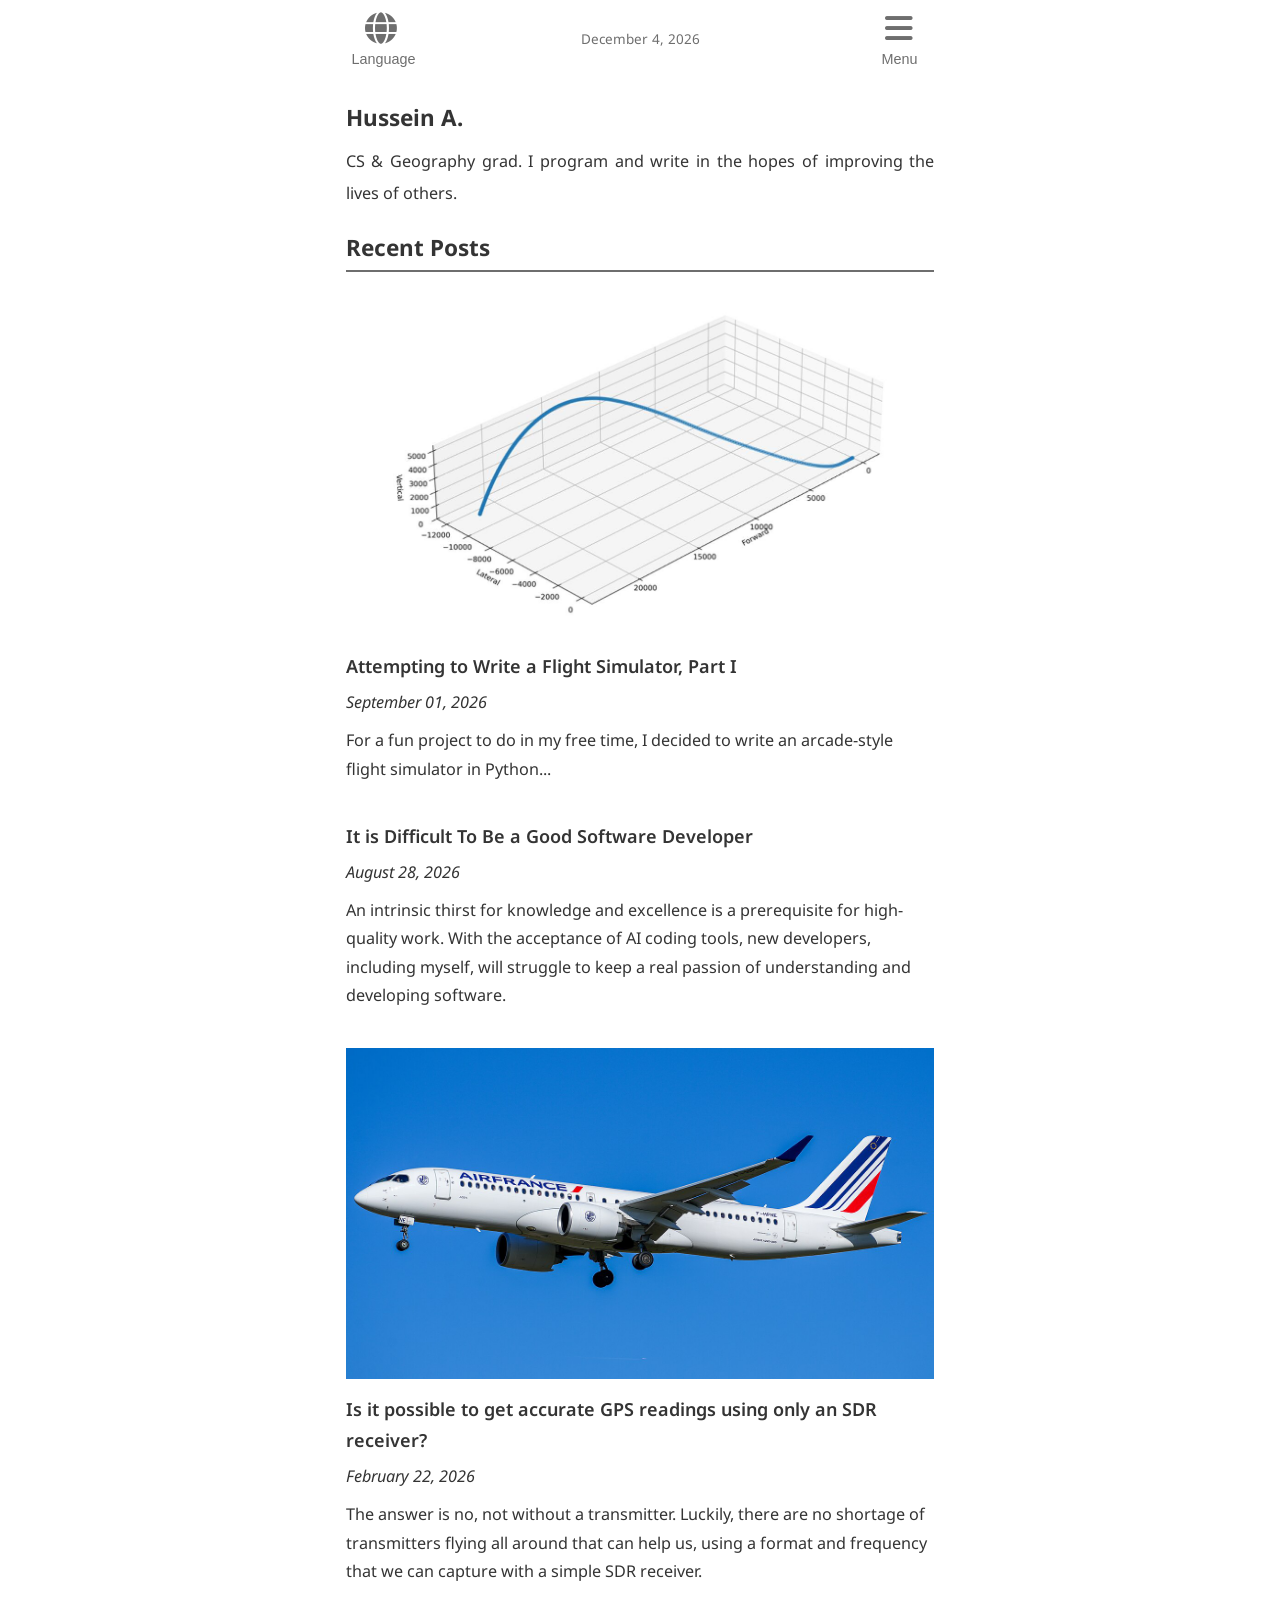
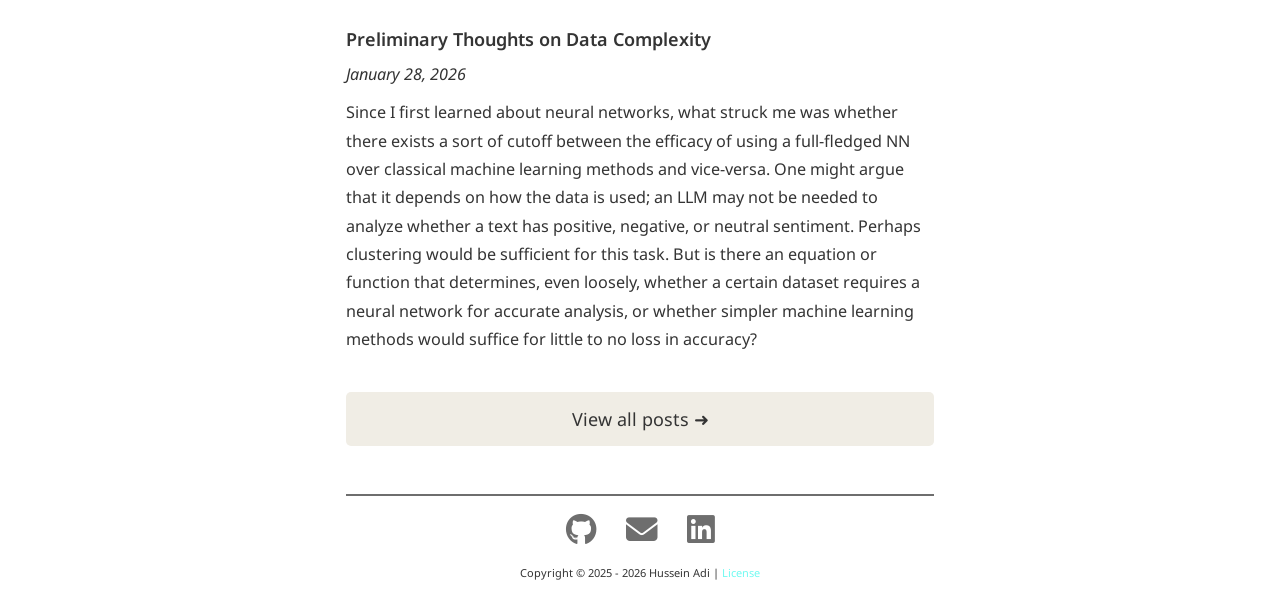
<file: index.html>
<!DOCTYPE html>
<html lang="en">
<head>
    
      <meta charset="UTF-8" />
  <meta name="viewport" content="width=device-width, initial-scale=1.0" />
  <meta name="description" content="A technical blog focusing mostly on computer science, engineering, and urban spaces." />
  <meta name="author" content="" />

  <meta name="robots" content="nofollow" />

  <link rel="preconnect" href="https://fonts.googleapis.com">
  <link rel="preconnect" href="https://fonts.gstatic.com" crossorigin>
  <link href="https://fonts.googleapis.com/css2?family=Merriweather:ital,opsz,wght@0,18..144,300..900;1,18..144,300..900&display=swap" rel="stylesheet">

  <link href="https://fonts.googleapis.com/css2?family=Noto+Sans&family=Noto+Sans+JP&family=Noto+Sans+Arabic&display=swap" rel="stylesheet">


  <link rel="stylesheet" href="https://cdnjs.cloudflare.com/ajax/libs/font-awesome/6.5.0/css/all.min.css">


  <link
    rel="icon"
    href="/assets/images/favicon.png"
    type="image/x-icon"
  />
  <link rel="stylesheet" href="/assets/css/main.css" />
  <script defer src="/assets/js/script.js"></script>

    <title>Hussein A &middot Software Developer</title>
</head>
<body>
    <div class="nav">
  <div class="nav-inner">
    
    <!-- Language Dropdown Toggle (Left) -->
    <button class="language-toggle" id="languageToggle" aria-label="Select language">
      <i class="fas fa-globe"></i>
      <div class="menu-icon-label">Language</div>
    </button>

    <a href="/">
      <div id="site-date" class="site-date">
        <!-- September 01, 2026 -->
      </div>
    </a>
    
    <!-- Burger Toggle (Right) -->
    <button class="burger" id="burgerToggle" aria-label="Toggle menu">
      <i class="fas fa-bars"></i>
      <div class="menu-icon-label">Menu</div>
    </button>

  </div>

  <!-- Language Dropdown Menu -->
  <div class="language-menu" id="languageMenu">
    <ul>
      <li><a href="/">English</a></li>
      <li><a href="/de">Deutsch</a></li>
      <!-- <li><a href="/fr">Français</a></li> -->
    </ul>
  </div>
</div>

<!-- Fullscreen Main Navigation Menu -->
<nav class="fullscreen-menu" id="mainMenu">
  <ul id="mainMenuList">
    <li><a href=/>Home</a></li>
    <!-- <li><a href="/experience"></a></li> -->
    <!-- <li><a href="/projects"></a></li> -->
    <li>
      <a href="/about">
      About
      </a>
    </li>
  </ul>
</nav>

    <section id="content">

        <div id="photo-title-container">
        <!-- <div class="avatar"
        style="background-image: url('/assets/images/image.png');">
        </div> -->
        <h1 id="avatar-title">
        Hussein A.
        <br>
        
        </h1>
</div>

        <div style="text-align: justify;" class="serif">
            <!-- BEGIN MARKDOWN -->

<p>CS &amp; Geography grad. I program and write in the hopes of improving the lives of others.</p>

<!-- END MARKDOWN -->

        </div>

        <!--  -->




<div id="posts-container">
  <h1>Recent Posts</h1>
  <div class="hline-grey"></div>

  

    
    <a href="/2026/09/01/writing-a-flight-simulator-part-I.html">
      <div class="post-homecard">
          

          <img src="/assets/images/posts/2026-08-29-writing-a-flight-simulator-part-I-I/sim.jpg" alt="" style="display: block; width: 100%; height: auto; margin-bottom: 15px;">
          <!-- <div class="post-homecard-image"
          style="background: url('/assets/images/posts/2026-08-29-writing-a-flight-simulator-part-I-I/sim.jpg') center / cover no-repeat;">
          </div> -->
          
        <div class="post-homecard-text">
              <h2 class="post-homecard-title">
                Attempting to Write a Flight Simulator, Part I
                
              </h2>
              <p>
                  <!-- 2026-09-01 -->
                  <i>September 01, 2026</i>
              </p>
              <p class="show-on-large">For a fun project to do in my free time, I decided to write an arcade-style flight simulator in Python...</p>
        </div>
      </div>
    </a>
    
    <a href="/2026/08/28/it-is-difficult-to-be-a-good-software-engineer.html">
      <div class="post-homecard">
          
        <div class="post-homecard-text">
              <h2 class="post-homecard-title">
                It is Difficult To Be a Good Software Developer
                
              </h2>
              <p>
                  <!-- 2026-08-28 -->
                  <i>August 28, 2026</i>
              </p>
              <p class="show-on-large">An intrinsic thirst for knowledge and excellence is a prerequisite for high-quality work. With the acceptance of AI coding tools, new developers, including myself, will struggle to keep a real passion of understanding and developing software.</p>
        </div>
      </div>
    </a>
    
    <a href="/2026/02/22/avia-gps-coordinates-from-sdr-I.html">
      <div class="post-homecard">
          

          <img src="/assets/images/posts/avia-gps-coordinates-from-I/cseries.jpg" alt="" style="display: block; width: 100%; height: auto; margin-bottom: 15px;">
          <!-- <div class="post-homecard-image"
          style="background: url('/assets/images/posts/avia-gps-coordinates-from-I/cseries.jpg') center / cover no-repeat;">
          </div> -->
          
        <div class="post-homecard-text">
              <h2 class="post-homecard-title">
                Is it possible to get accurate GPS readings using only an SDR receiver?
                
              </h2>
              <p>
                  <!-- 2026-02-22 -->
                  <i>February 22, 2026</i>
              </p>
              <p class="show-on-large">The answer is no, not without a transmitter. Luckily, there are no shortage of transmitters flying all around that can help us, using a format and frequency that we can capture with a simple SDR receiver.</p>
        </div>
      </div>
    </a>
    
    <a href="/2026/01/28/cs-dta-preliminary-thoughts-on-data-complexity-I.html">
      <div class="post-homecard">
          
        <div class="post-homecard-text">
              <h2 class="post-homecard-title">
                Preliminary Thoughts on Data Complexity
                
              </h2>
              <p>
                  <!-- 2026-01-28 -->
                  <i>January 28, 2026</i>
              </p>
              <p class="show-on-large">Since I first learned about neural networks, what struck me was whether there exists a sort of cutoff between the efficacy of using a full-fledged NN over classical machine learning methods and vice-versa. One might argue that it depends on how the data is used; an LLM may not be needed to analyze whether a text has positive, negative, or neutral sentiment. Perhaps clustering would be sufficient for this task. But is there an equation or function that determines, even loosely, whether a certain dataset requires a neural network for accurate analysis, or whether simpler machine learning methods would suffice for little to no loss in accuracy?</p>
        </div>
      </div>
    </a>
    

  
  <a href="/posts">
    <div class="lower-button">
        View all posts ➜
    </div>
  </a>
</div> 


    </section>
    <!-- FOOTER BEGIN -->
<div>
  <div class="hline-grey"></div>
  <div class="icon-container">
    <a href="https://github.com/ehrenamt" aria-label="GitHub">
      <i class="fab fa-github icon"></i>
    </a>
    <a href="mailto:applications.making780@passinbox.com" aria-label="Email">
      <i class="fas fa-envelope icon"></i>
    </a>
    <a href="https://www.linkedin.com/in/husseinca/" aria-label="LinkedIn">
      <i class="fab fa-linkedin icon"></i>
    </a>
  </div>

  <p style="font-size: 11px; padding: 10px 0 15px 0; text-align: center;">Copyright &copy; 2025 - 2026 Hussein Adi | <a href="/copyright"><span class="green-link-text">License</span></a></p>
</div>
<!-- FOOTER END -->

</body>
</html>
</file>
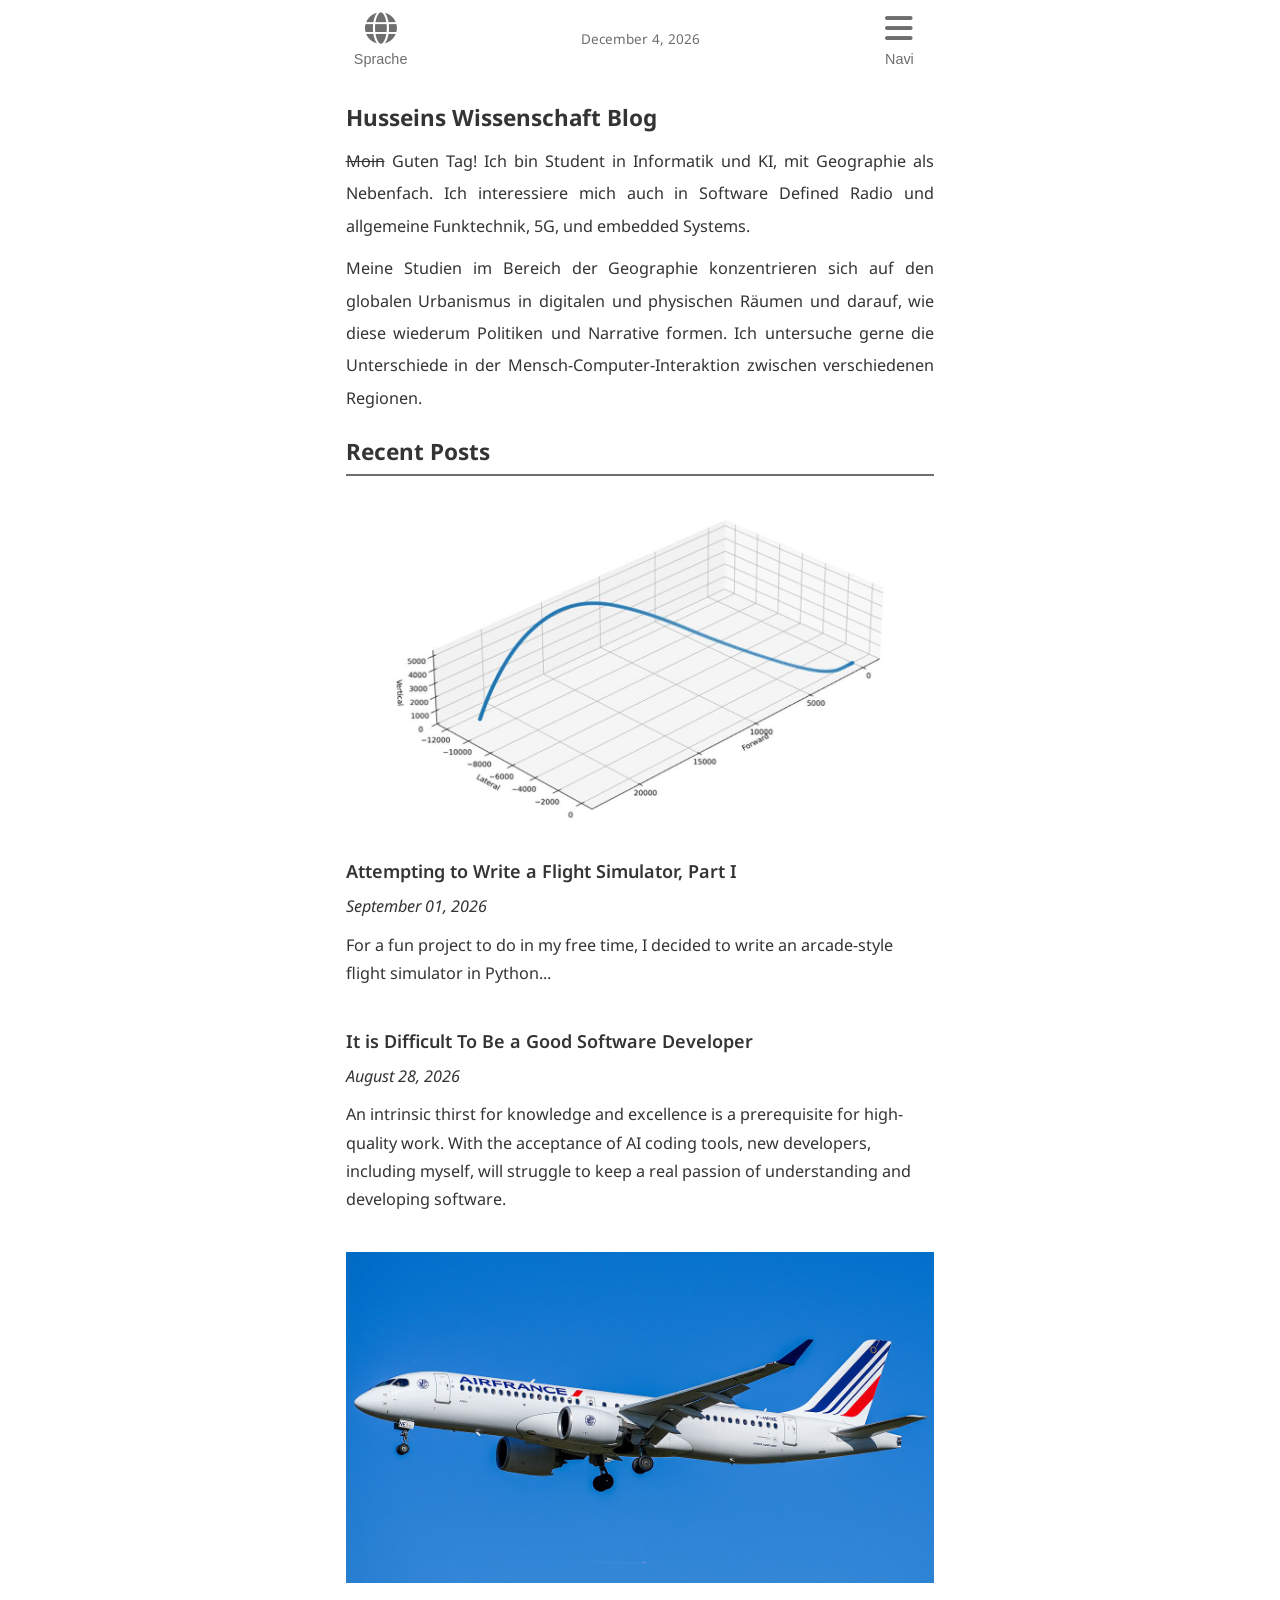
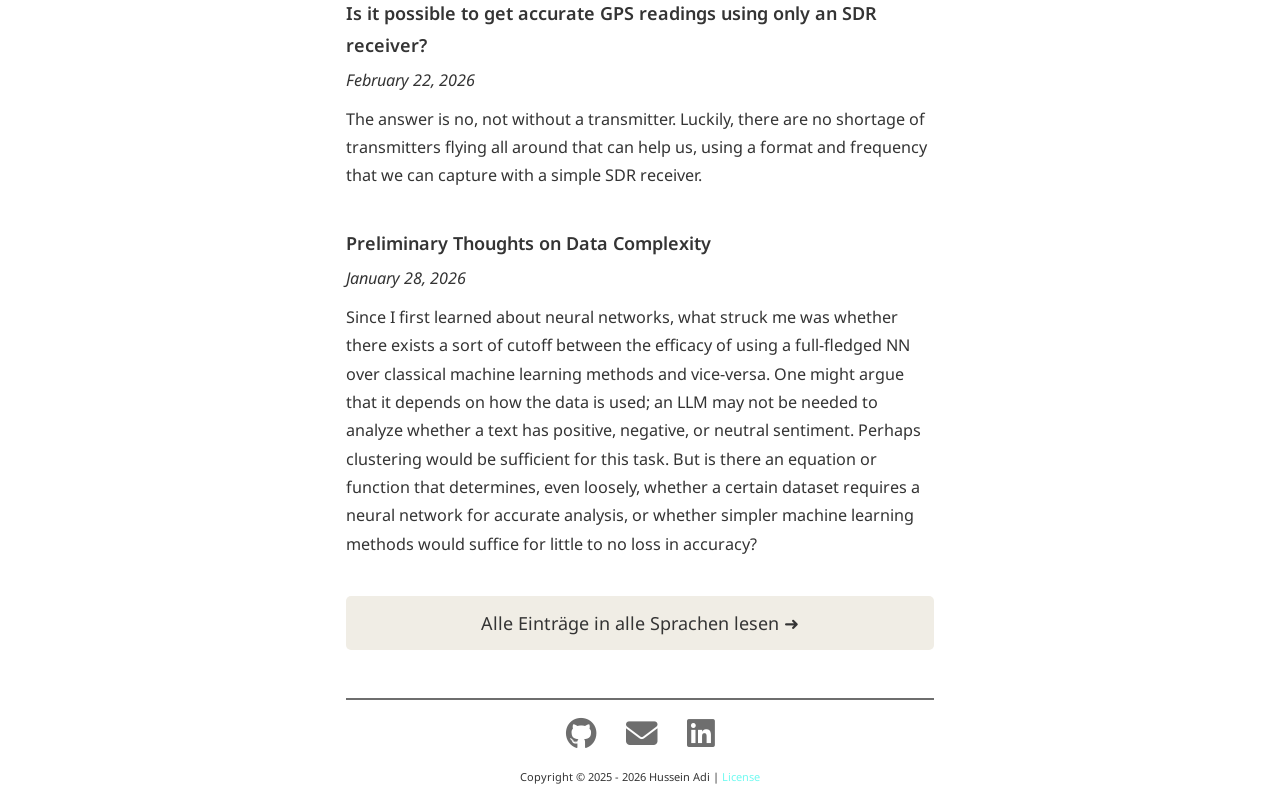
<file: de/index.html>
<!DOCTYPE html>
<html lang="de">
<head>
    
      <meta charset="UTF-8" />
  <meta name="viewport" content="width=device-width, initial-scale=1.0" />
  <meta name="description" content="A technical blog focusing mostly on computer science, engineering, and urban spaces." />
  <meta name="author" content="" />

  <meta name="robots" content="nofollow" />

  <link rel="preconnect" href="https://fonts.googleapis.com">
  <link rel="preconnect" href="https://fonts.gstatic.com" crossorigin>
  <link href="https://fonts.googleapis.com/css2?family=Merriweather:ital,opsz,wght@0,18..144,300..900;1,18..144,300..900&display=swap" rel="stylesheet">

  <link href="https://fonts.googleapis.com/css2?family=Noto+Sans&family=Noto+Sans+JP&family=Noto+Sans+Arabic&display=swap" rel="stylesheet">


  <link rel="stylesheet" href="https://cdnjs.cloudflare.com/ajax/libs/font-awesome/6.5.0/css/all.min.css">


  <link
    rel="icon"
    href="/assets/images/favicon.png"
    type="image/x-icon"
  />
  <link rel="stylesheet" href="/assets/css/main.css" />
  <script defer src="/assets/js/script.js"></script>

    <title>Hussein A &middot Software Entwickler</title>
</head>
<body>
    <div class="nav">
  <div class="nav-inner">
    
    <!-- Language Dropdown Toggle (Left) -->
    <button class="language-toggle" id="languageToggle" aria-label="Select language">
      <i class="fas fa-globe"></i>
      <div class="menu-icon-label">Sprache</div>
    </button>

    <a href="/">
      <div id="site-date" class="site-date">
        <!-- September 01, 2026 -->
      </div>
    </a>
    
    <!-- Burger Toggle (Right) -->
    <button class="burger" id="burgerToggle" aria-label="Toggle menu">
      <i class="fas fa-bars"></i>
      <div class="menu-icon-label">Navi</div>
    </button>

  </div>

  <!-- Language Dropdown Menu -->
  <div class="language-menu" id="languageMenu">
    <ul>
      <li><a href="/">English</a></li>
      <li><a href="/de">Deutsch</a></li>
      <!-- <li><a href="/fr">Français</a></li> -->
    </ul>
  </div>
</div>

<!-- Fullscreen Main Navigation Menu -->
<nav class="fullscreen-menu" id="mainMenu">
  <ul id="mainMenuList">
    <li><a href=/de>Startseite</a></li>
    <!-- <li><a href="/experience"></a></li> -->
    <!-- <li><a href="/projects"></a></li> -->
    <li>
      <a href="über-mich">
      Über mich
      </a>
    </li>
  </ul>
</nav>

    <section id="content">

        <div id="photo-title-container">
        <!-- <div class="avatar"
        style="background-image: url('/assets/images/image.png');">
        </div> -->
        <h1 id="avatar-title">
        Husseins Wissenschaft Blog
        <br>
        
        </h1>
</div>

        <div style="text-align: justify;" class="serif">
            <!-- MARKDOWN BEGIN -->
<p><del>Moin</del> Guten Tag! Ich bin Student in Informatik und KI, mit Geographie als Nebenfach. Ich interessiere mich auch in Software Defined Radio und allgemeine Funktechnik, 5G, und embedded Systems.</p>

<p>Meine Studien im Bereich der Geographie konzentrieren sich auf den globalen Urbanismus in digitalen und physischen Räumen und darauf, wie diese wiederum Politiken und Narrative formen. Ich untersuche gerne die Unterschiede in der Mensch-Computer-Interaktion zwischen verschiedenen Regionen.</p>

        </div>

        <!--  -->




<div id="posts-container">
  <h1>Recent Posts</h1>
  <div class="hline-grey"></div>

  

    
    <a href="/2026/09/01/writing-a-flight-simulator-part-I.html">
      <div class="post-homecard">
          

          <img src="/assets/images/posts/2026-08-29-writing-a-flight-simulator-part-I-I/sim.jpg" alt="" style="display: block; width: 100%; height: auto; margin-bottom: 15px;">
          <!-- <div class="post-homecard-image"
          style="background: url('/assets/images/posts/2026-08-29-writing-a-flight-simulator-part-I-I/sim.jpg') center / cover no-repeat;">
          </div> -->
          
        <div class="post-homecard-text">
              <h2 class="post-homecard-title">
                Attempting to Write a Flight Simulator, Part I
                
              </h2>
              <p>
                  <!-- 2026-09-01 -->
                  <i>September 01, 2026</i>
              </p>
              <p class="show-on-large">For a fun project to do in my free time, I decided to write an arcade-style flight simulator in Python...</p>
        </div>
      </div>
    </a>
    
    <a href="/2026/08/28/it-is-difficult-to-be-a-good-software-engineer.html">
      <div class="post-homecard">
          
        <div class="post-homecard-text">
              <h2 class="post-homecard-title">
                It is Difficult To Be a Good Software Developer
                
              </h2>
              <p>
                  <!-- 2026-08-28 -->
                  <i>August 28, 2026</i>
              </p>
              <p class="show-on-large">An intrinsic thirst for knowledge and excellence is a prerequisite for high-quality work. With the acceptance of AI coding tools, new developers, including myself, will struggle to keep a real passion of understanding and developing software.</p>
        </div>
      </div>
    </a>
    
    <a href="/2026/02/22/avia-gps-coordinates-from-sdr-I.html">
      <div class="post-homecard">
          

          <img src="/assets/images/posts/avia-gps-coordinates-from-I/cseries.jpg" alt="" style="display: block; width: 100%; height: auto; margin-bottom: 15px;">
          <!-- <div class="post-homecard-image"
          style="background: url('/assets/images/posts/avia-gps-coordinates-from-I/cseries.jpg') center / cover no-repeat;">
          </div> -->
          
        <div class="post-homecard-text">
              <h2 class="post-homecard-title">
                Is it possible to get accurate GPS readings using only an SDR receiver?
                
              </h2>
              <p>
                  <!-- 2026-02-22 -->
                  <i>February 22, 2026</i>
              </p>
              <p class="show-on-large">The answer is no, not without a transmitter. Luckily, there are no shortage of transmitters flying all around that can help us, using a format and frequency that we can capture with a simple SDR receiver.</p>
        </div>
      </div>
    </a>
    
    <a href="/2026/01/28/cs-dta-preliminary-thoughts-on-data-complexity-I.html">
      <div class="post-homecard">
          
        <div class="post-homecard-text">
              <h2 class="post-homecard-title">
                Preliminary Thoughts on Data Complexity
                
              </h2>
              <p>
                  <!-- 2026-01-28 -->
                  <i>January 28, 2026</i>
              </p>
              <p class="show-on-large">Since I first learned about neural networks, what struck me was whether there exists a sort of cutoff between the efficacy of using a full-fledged NN over classical machine learning methods and vice-versa. One might argue that it depends on how the data is used; an LLM may not be needed to analyze whether a text has positive, negative, or neutral sentiment. Perhaps clustering would be sufficient for this task. But is there an equation or function that determines, even loosely, whether a certain dataset requires a neural network for accurate analysis, or whether simpler machine learning methods would suffice for little to no loss in accuracy?</p>
        </div>
      </div>
    </a>
    

  
  <a href="/posts">
    <div class="lower-button">
        Alle Einträge in alle Sprachen lesen ➜
    </div>
  </a>
</div> 


    </section>
    <!-- FOOTER BEGIN -->
<div>
  <div class="hline-grey"></div>
  <div class="icon-container">
    <a href="https://github.com/ehrenamt" aria-label="GitHub">
      <i class="fab fa-github icon"></i>
    </a>
    <a href="mailto:applications.making780@passinbox.com" aria-label="Email">
      <i class="fas fa-envelope icon"></i>
    </a>
    <a href="https://www.linkedin.com/in/husseinca/" aria-label="LinkedIn">
      <i class="fab fa-linkedin icon"></i>
    </a>
  </div>

  <p style="font-size: 11px; padding: 10px 0 15px 0; text-align: center;">Copyright &copy; 2025 - 2026 Hussein Adi | <a href="/copyright"><span class="green-link-text">License</span></a></p>
</div>
<!-- FOOTER END -->

</body>
</html>
</file>
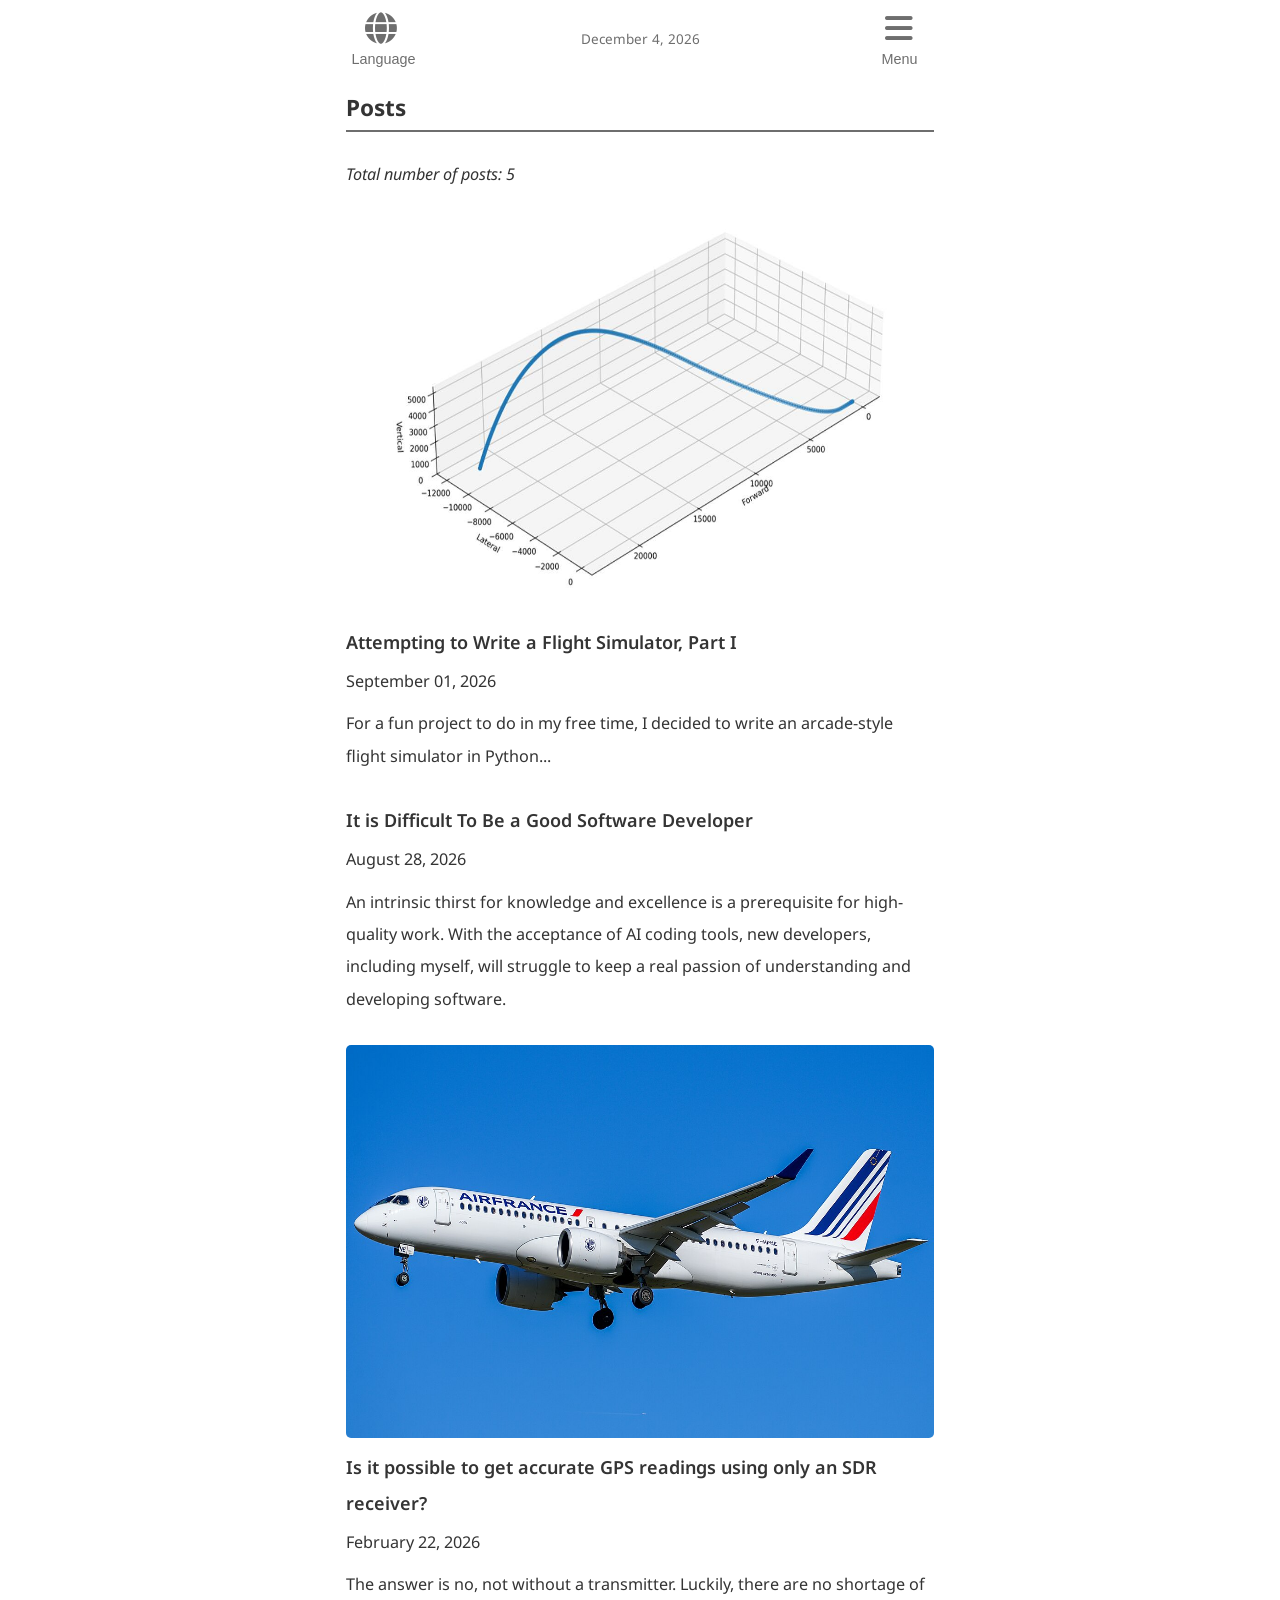
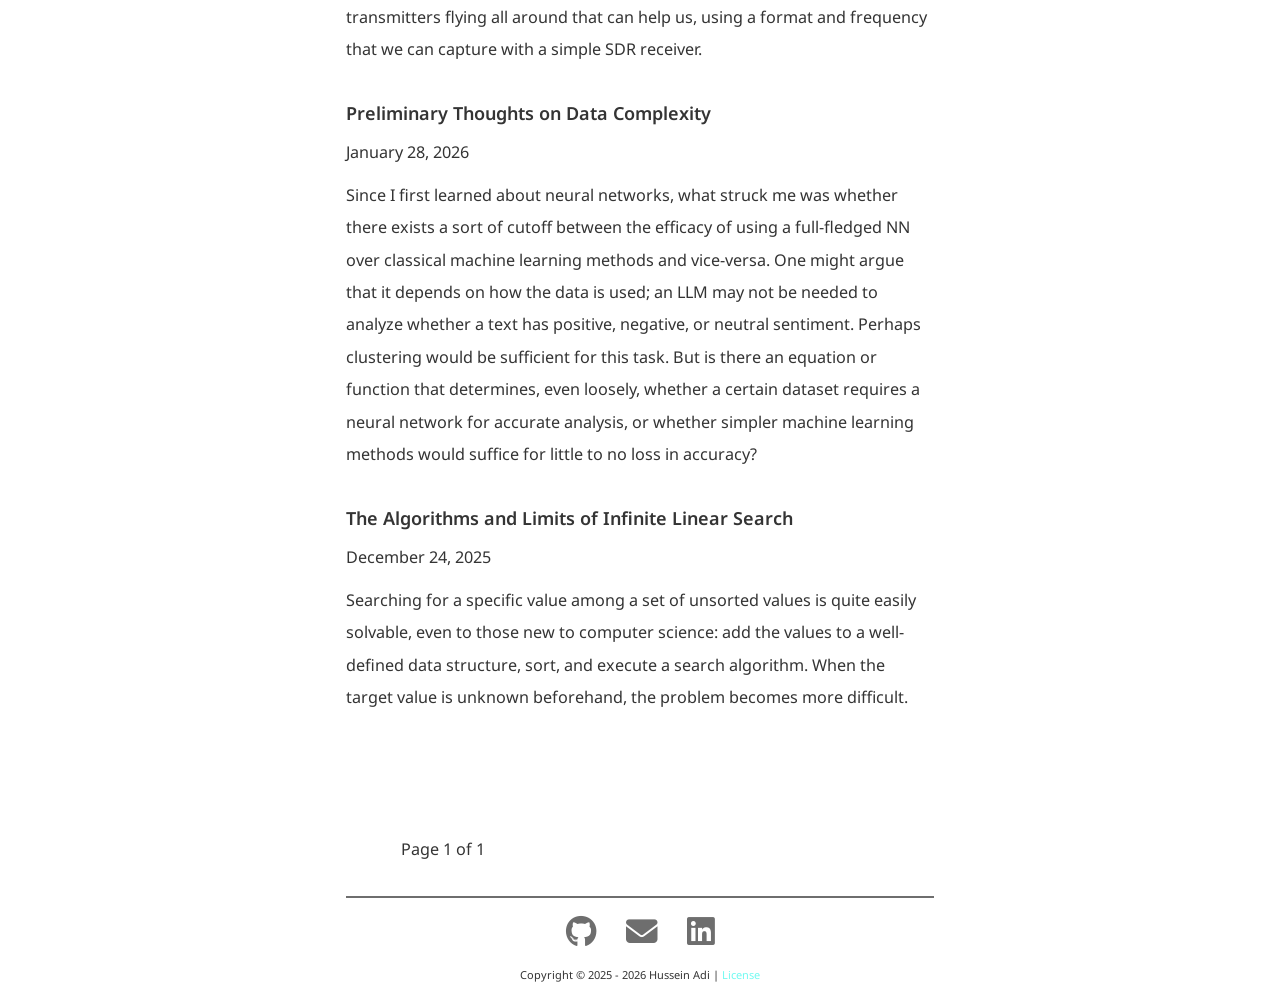
<file: posts/index.html>
<!DOCTYPE html>
<html lang="en">
<head>
    
      <meta charset="UTF-8" />
  <meta name="viewport" content="width=device-width, initial-scale=1.0" />
  <meta name="description" content="A technical blog focusing mostly on computer science, engineering, and urban spaces." />
  <meta name="author" content="" />

  <meta name="robots" content="nofollow" />

  <link rel="preconnect" href="https://fonts.googleapis.com">
  <link rel="preconnect" href="https://fonts.gstatic.com" crossorigin>
  <link href="https://fonts.googleapis.com/css2?family=Merriweather:ital,opsz,wght@0,18..144,300..900;1,18..144,300..900&display=swap" rel="stylesheet">

  <link href="https://fonts.googleapis.com/css2?family=Noto+Sans&family=Noto+Sans+JP&family=Noto+Sans+Arabic&display=swap" rel="stylesheet">


  <link rel="stylesheet" href="https://cdnjs.cloudflare.com/ajax/libs/font-awesome/6.5.0/css/all.min.css">


  <link
    rel="icon"
    href="/assets/images/favicon.png"
    type="image/x-icon"
  />
  <link rel="stylesheet" href="/assets/css/main.css" />
  <script defer src="/assets/js/script.js"></script>

    <title>Posts</title>
</head>
<body>
    <div class="nav">
  <div class="nav-inner">
    
    <!-- Language Dropdown Toggle (Left) -->
    <button class="language-toggle" id="languageToggle" aria-label="Select language">
      <i class="fas fa-globe"></i>
      <div class="menu-icon-label">Language</div>
    </button>

    <a href="/">
      <div id="site-date" class="site-date">
        <!-- September 01, 2026 -->
      </div>
    </a>
    
    <!-- Burger Toggle (Right) -->
    <button class="burger" id="burgerToggle" aria-label="Toggle menu">
      <i class="fas fa-bars"></i>
      <div class="menu-icon-label">Menu</div>
    </button>

  </div>

  <!-- Language Dropdown Menu -->
  <div class="language-menu" id="languageMenu">
    <ul>
      <li><a href="/">English</a></li>
      <li><a href="/de">Deutsch</a></li>
      <!-- <li><a href="/fr">Français</a></li> -->
    </ul>
  </div>
</div>

<!-- Fullscreen Main Navigation Menu -->
<nav class="fullscreen-menu" id="mainMenu">
  <ul id="mainMenuList">
    <li><a href=/>Home</a></li>
    <!-- <li><a href="/experience"></a></li> -->
    <!-- <li><a href="/projects"></a></li> -->
    <li>
      <a href="/about">
      About
      </a>
    </li>
  </ul>
</nav>
    <section id="content">
        <div>
            <h1> Posts </h1>
            <div class="hline-grey"></div>
            <div class="vertical-section"  style="margin-top: 5px;">
            
  <p><i>Total number of posts: 5</i></p>


<!-- There are 5 posts on this page. -->


  <div class="card-blog-preview">
      
      <img src="/assets/images/posts/2026-08-29-writing-a-flight-simulator-part-I-I/sim.jpg" alt="Attempting to Write a Flight Simulator, Part I preview image" style="
      /* max-width: 100%;
      max-height: 500px; 
      height: auto;  */
      border-radius: 5px;
      aspect-ratio: 3 / 2;
      max-width: 100%;
      " />
      
      <h2><a href="/2026/09/01/writing-a-flight-simulator-part-I.html">Attempting to Write a Flight Simulator, Part I</a></h2>
      <p class="post-meta">September 01, 2026</p>
      <p>For a fun project to do in my free time, I decided to write an arcade-style flight simulator in Python...</p>
  </div>

  <div class="card-blog-preview">
      
      <h2><a href="/2026/08/28/it-is-difficult-to-be-a-good-software-engineer.html">It is Difficult To Be a Good Software Developer</a></h2>
      <p class="post-meta">August 28, 2026</p>
      <p>An intrinsic thirst for knowledge and excellence is a prerequisite for high-quality work. With the acceptance of AI coding tools, new developers, including myself, will struggle to keep a real passion of understanding and developing software.</p>
  </div>

  <div class="card-blog-preview">
      
      <img src="/assets/images/posts/avia-gps-coordinates-from-I/cseries.jpg" alt="Is it possible to get accurate GPS readings using only an SDR receiver? preview image" style="
      /* max-width: 100%;
      max-height: 500px; 
      height: auto;  */
      border-radius: 5px;
      aspect-ratio: 3 / 2;
      max-width: 100%;
      " />
      
      <h2><a href="/2026/02/22/avia-gps-coordinates-from-sdr-I.html">Is it possible to get accurate GPS readings using only an SDR receiver?</a></h2>
      <p class="post-meta">February 22, 2026</p>
      <p>The answer is no, not without a transmitter. Luckily, there are no shortage of transmitters flying all around that can help us, using a format and frequency that we can capture with a simple SDR receiver.</p>
  </div>

  <div class="card-blog-preview">
      
      <h2><a href="/2026/01/28/cs-dta-preliminary-thoughts-on-data-complexity-I.html">Preliminary Thoughts on Data Complexity</a></h2>
      <p class="post-meta">January 28, 2026</p>
      <p>Since I first learned about neural networks, what struck me was whether there exists a sort of cutoff between the efficacy of using a full-fledged NN over classical machine learning methods and vice-versa. One might argue that it depends on how the data is used; an LLM may not be needed to analyze whether a text has positive, negative, or neutral sentiment. Perhaps clustering would be sufficient for this task. But is there an equation or function that determines, even loosely, whether a certain dataset requires a neural network for accurate analysis, or whether simpler machine learning methods would suffice for little to no loss in accuracy?</p>
  </div>

  <div class="card-blog-preview">
      
      <h2><a href="/2025/12/24/cs-dsa-infinite-linear-search-I.html">The Algorithms and Limits of Infinite Linear Search</a></h2>
      <p class="post-meta">December 24, 2025</p>
      <p>Searching for a specific value among a set of unsorted values is quite easily solvable, even to those new to computer science: add the values to a well-defined data structure, sort, and execute a search algorithm. When the target value is unknown beforehand, the problem becomes more difficult.</p>
  </div>


<div class="spacer-pagination-bottom"></div>


<div class="pagination">
  
  <p class="pagination-item-wrapper">
  Page 1 of 1
  </p>

  
</div>

            </div>
        </div>
    </section>
    <!-- FOOTER BEGIN -->
<div>
  <div class="hline-grey"></div>
  <div class="icon-container">
    <a href="https://github.com/ehrenamt" aria-label="GitHub">
      <i class="fab fa-github icon"></i>
    </a>
    <a href="mailto:applications.making780@passinbox.com" aria-label="Email">
      <i class="fas fa-envelope icon"></i>
    </a>
    <a href="https://www.linkedin.com/in/husseinca/" aria-label="LinkedIn">
      <i class="fab fa-linkedin icon"></i>
    </a>
  </div>

  <p style="font-size: 11px; padding: 10px 0 15px 0; text-align: center;">Copyright &copy; 2025 - 2026 Hussein Adi | <a href="/copyright"><span class="green-link-text">License</span></a></p>
</div>
<!-- FOOTER END -->

</body>
</html>
</file>
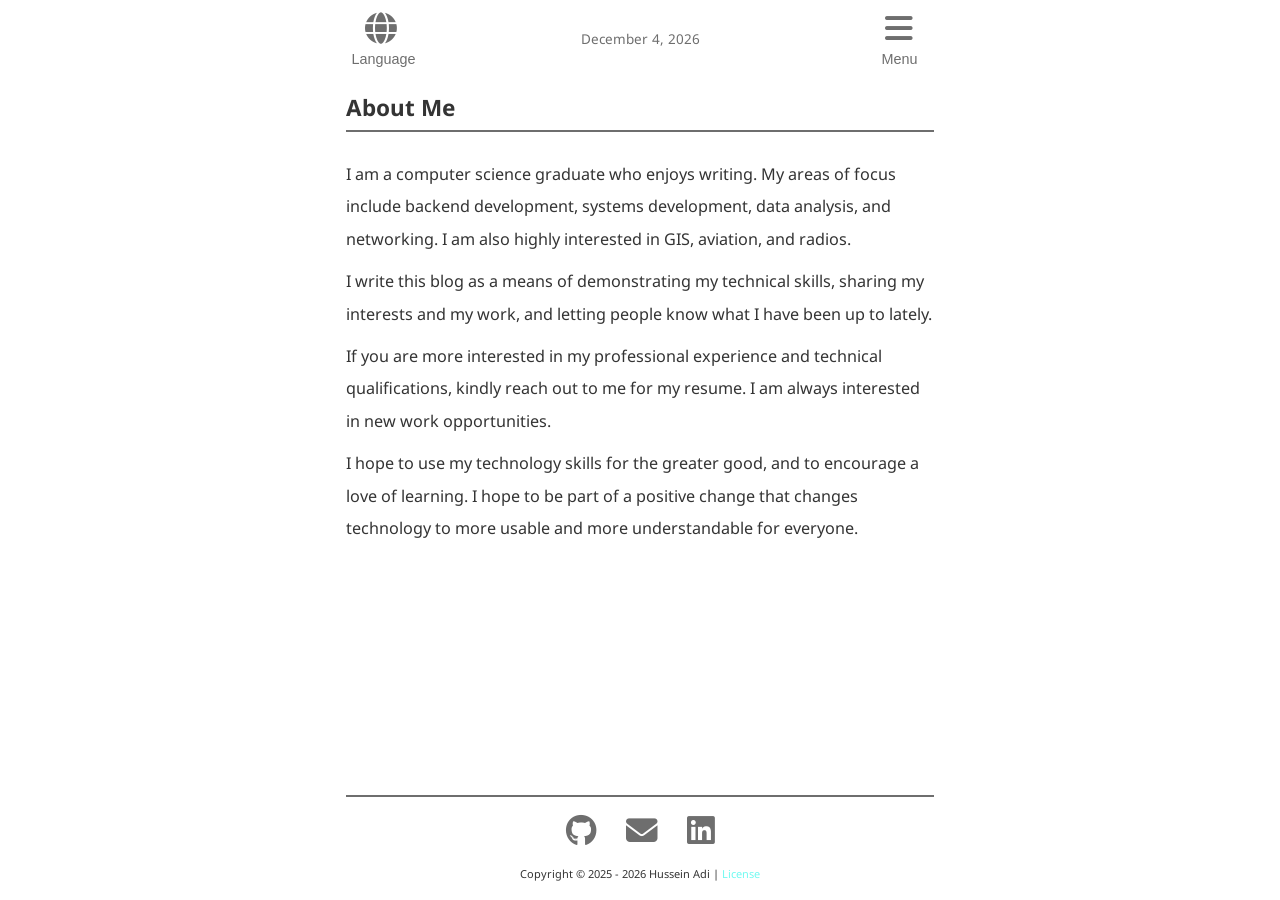
<file: about.html>
<!DOCTYPE html>
<html lang="en">
<head>
    
      <meta charset="UTF-8" />
  <meta name="viewport" content="width=device-width, initial-scale=1.0" />
  <meta name="description" content="A technical blog focusing mostly on computer science, engineering, and urban spaces." />
  <meta name="author" content="" />

  <meta name="robots" content="nofollow" />

  <link rel="preconnect" href="https://fonts.googleapis.com">
  <link rel="preconnect" href="https://fonts.gstatic.com" crossorigin>
  <link href="https://fonts.googleapis.com/css2?family=Merriweather:ital,opsz,wght@0,18..144,300..900;1,18..144,300..900&display=swap" rel="stylesheet">

  <link href="https://fonts.googleapis.com/css2?family=Noto+Sans&family=Noto+Sans+JP&family=Noto+Sans+Arabic&display=swap" rel="stylesheet">


  <link rel="stylesheet" href="https://cdnjs.cloudflare.com/ajax/libs/font-awesome/6.5.0/css/all.min.css">


  <link
    rel="icon"
    href="/assets/images/favicon.png"
    type="image/x-icon"
  />
  <link rel="stylesheet" href="/assets/css/main.css" />
  <script defer src="/assets/js/script.js"></script>

    <title>About Me</title>
</head>
<body>
    <div class="nav">
  <div class="nav-inner">
    
    <!-- Language Dropdown Toggle (Left) -->
    <button class="language-toggle" id="languageToggle" aria-label="Select language">
      <i class="fas fa-globe"></i>
      <div class="menu-icon-label">Language</div>
    </button>

    <a href="/">
      <div id="site-date" class="site-date">
        <!-- September 01, 2026 -->
      </div>
    </a>
    
    <!-- Burger Toggle (Right) -->
    <button class="burger" id="burgerToggle" aria-label="Toggle menu">
      <i class="fas fa-bars"></i>
      <div class="menu-icon-label">Menu</div>
    </button>

  </div>

  <!-- Language Dropdown Menu -->
  <div class="language-menu" id="languageMenu">
    <ul>
      <li><a href="/">English</a></li>
      <li><a href="/de">Deutsch</a></li>
      <!-- <li><a href="/fr">Français</a></li> -->
    </ul>
  </div>
</div>

<!-- Fullscreen Main Navigation Menu -->
<nav class="fullscreen-menu" id="mainMenu">
  <ul id="mainMenuList">
    <li><a href=/>Home</a></li>
    <!-- <li><a href="/experience"></a></li> -->
    <!-- <li><a href="/projects"></a></li> -->
    <li>
      <a href="/about">
      About
      </a>
    </li>
  </ul>
</nav>
    <section id="content">
        <div>
            <h1> About Me </h1>
            <div class="hline-grey"></div>
            <div class="vertical-section"  style="margin-top: 5px;">
            <!-- BEGIN MARKDOWN -->

<p>I am a computer science graduate who enjoys writing. My areas of focus include backend development, systems development, data analysis, and networking. I am also highly interested in GIS, aviation, and radios.</p>

<p>I write this blog as a means of demonstrating my technical skills, sharing my interests and my work, and letting people know what I have been up to lately.</p>

<p>If you are more interested in my professional experience and technical qualifications, kindly reach out to me for my resume. I am always interested in new work opportunities.</p>

<p>I hope to use my technology skills for the greater good, and to encourage a love of learning. I hope to be part of a positive change that changes technology to more usable and more understandable for everyone.</p>

<!-- END MARKDOWN -->

            </div>
        </div>
    </section>
    <!-- FOOTER BEGIN -->
<div>
  <div class="hline-grey"></div>
  <div class="icon-container">
    <a href="https://github.com/ehrenamt" aria-label="GitHub">
      <i class="fab fa-github icon"></i>
    </a>
    <a href="mailto:applications.making780@passinbox.com" aria-label="Email">
      <i class="fas fa-envelope icon"></i>
    </a>
    <a href="https://www.linkedin.com/in/husseinca/" aria-label="LinkedIn">
      <i class="fab fa-linkedin icon"></i>
    </a>
  </div>

  <p style="font-size: 11px; padding: 10px 0 15px 0; text-align: center;">Copyright &copy; 2025 - 2026 Hussein Adi | <a href="/copyright"><span class="green-link-text">License</span></a></p>
</div>
<!-- FOOTER END -->

</body>
</html>
</file>
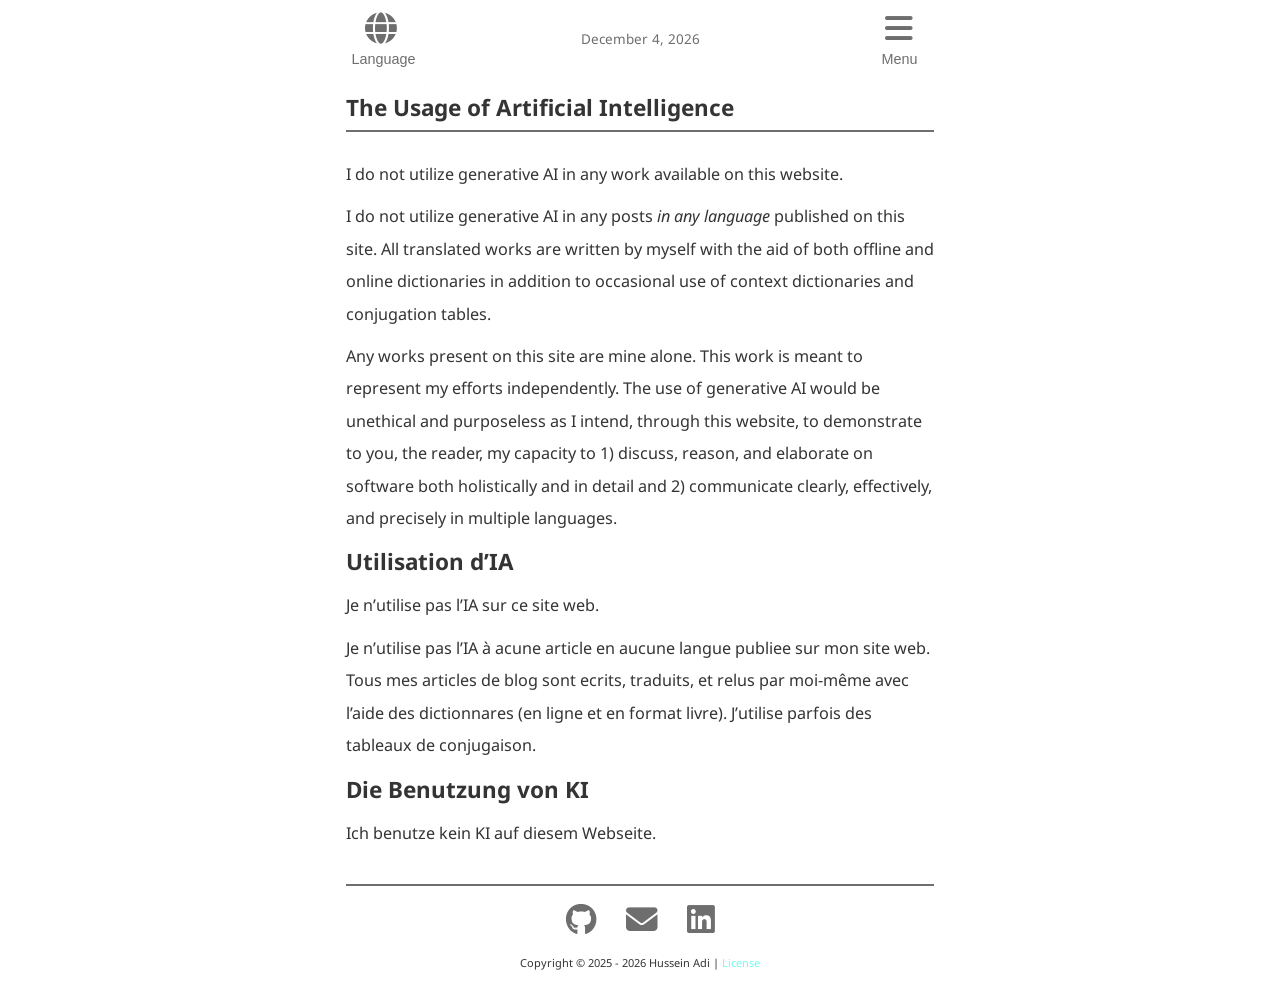
<file: ai.html>
<!DOCTYPE html>
<html lang="en">
<head>
    
      <meta charset="UTF-8" />
  <meta name="viewport" content="width=device-width, initial-scale=1.0" />
  <meta name="description" content="A technical blog focusing mostly on computer science, engineering, and urban spaces." />
  <meta name="author" content="" />

  <meta name="robots" content="nofollow" />

  <link rel="preconnect" href="https://fonts.googleapis.com">
  <link rel="preconnect" href="https://fonts.gstatic.com" crossorigin>
  <link href="https://fonts.googleapis.com/css2?family=Merriweather:ital,opsz,wght@0,18..144,300..900;1,18..144,300..900&display=swap" rel="stylesheet">

  <link href="https://fonts.googleapis.com/css2?family=Noto+Sans&family=Noto+Sans+JP&family=Noto+Sans+Arabic&display=swap" rel="stylesheet">


  <link rel="stylesheet" href="https://cdnjs.cloudflare.com/ajax/libs/font-awesome/6.5.0/css/all.min.css">


  <link
    rel="icon"
    href="/assets/images/favicon.png"
    type="image/x-icon"
  />
  <link rel="stylesheet" href="/assets/css/main.css" />
  <script defer src="/assets/js/script.js"></script>

    <title>The Usage of Artificial Intelligence</title>
</head>
<body>
    <div class="nav">
  <div class="nav-inner">
    
    <!-- Language Dropdown Toggle (Left) -->
    <button class="language-toggle" id="languageToggle" aria-label="Select language">
      <i class="fas fa-globe"></i>
      <div class="menu-icon-label">Language</div>
    </button>

    <a href="/">
      <div id="site-date" class="site-date">
        <!-- September 01, 2026 -->
      </div>
    </a>
    
    <!-- Burger Toggle (Right) -->
    <button class="burger" id="burgerToggle" aria-label="Toggle menu">
      <i class="fas fa-bars"></i>
      <div class="menu-icon-label">Menu</div>
    </button>

  </div>

  <!-- Language Dropdown Menu -->
  <div class="language-menu" id="languageMenu">
    <ul>
      <li><a href="/">English</a></li>
      <li><a href="/de">Deutsch</a></li>
      <!-- <li><a href="/fr">Français</a></li> -->
    </ul>
  </div>
</div>

<!-- Fullscreen Main Navigation Menu -->
<nav class="fullscreen-menu" id="mainMenu">
  <ul id="mainMenuList">
    <li><a href=/>Home</a></li>
    <!-- <li><a href="/experience"></a></li> -->
    <!-- <li><a href="/projects"></a></li> -->
    <li>
      <a href="/about">
      About
      </a>
    </li>
  </ul>
</nav>
    <section id="content">
        <div>
            <h1> The Usage of Artificial Intelligence </h1>
            <div class="hline-grey"></div>
            <div class="vertical-section"  style="margin-top: 5px;">
            <!-- [En Francais](#Utilisation-de-IA) &middot; [Auf Deutsch](#die-benutzung-von-ki) -->

<p>I do not utilize generative AI in any work available on this website.</p>

<p>I do not utilize generative AI in any posts <i>in any language</i> published on this site. All translated works are written by myself with the aid of both offline and online dictionaries in addition to occasional use of context dictionaries and conjugation tables.</p>

<p>Any works present on this site are mine alone. This work is meant to represent my efforts independently. The use of generative AI would be unethical and purposeless as I intend, through this website, to demonstrate to you, the reader, my capacity to 1) discuss, reason, and elaborate on software both holistically and in detail and 2) communicate clearly, effectively, and precisely in multiple languages.</p>

<h1 id="utilisation-dia">Utilisation d’IA</h1>

<p>Je n’utilise pas l’IA sur ce site web.</p>

<p>Je n’utilise pas l’IA à acune article en aucune langue publiee sur mon site web. Tous mes articles de blog sont ecrits, traduits, et relus par moi-même avec l’aide des dictionnares (en ligne et en format livre). J’utilise parfois des tableaux de conjugaison.</p>

<h1 id="die-benutzung-von-ki">Die Benutzung von KI</h1>

<p>Ich benutze kein KI auf diesem Webseite.</p>

            </div>
        </div>
    </section>
    <!-- FOOTER BEGIN -->
<div>
  <div class="hline-grey"></div>
  <div class="icon-container">
    <a href="https://github.com/ehrenamt" aria-label="GitHub">
      <i class="fab fa-github icon"></i>
    </a>
    <a href="mailto:applications.making780@passinbox.com" aria-label="Email">
      <i class="fas fa-envelope icon"></i>
    </a>
    <a href="https://www.linkedin.com/in/husseinca/" aria-label="LinkedIn">
      <i class="fab fa-linkedin icon"></i>
    </a>
  </div>

  <p style="font-size: 11px; padding: 10px 0 15px 0; text-align: center;">Copyright &copy; 2025 - 2026 Hussein Adi | <a href="/copyright"><span class="green-link-text">License</span></a></p>
</div>
<!-- FOOTER END -->

</body>
</html>
</file>
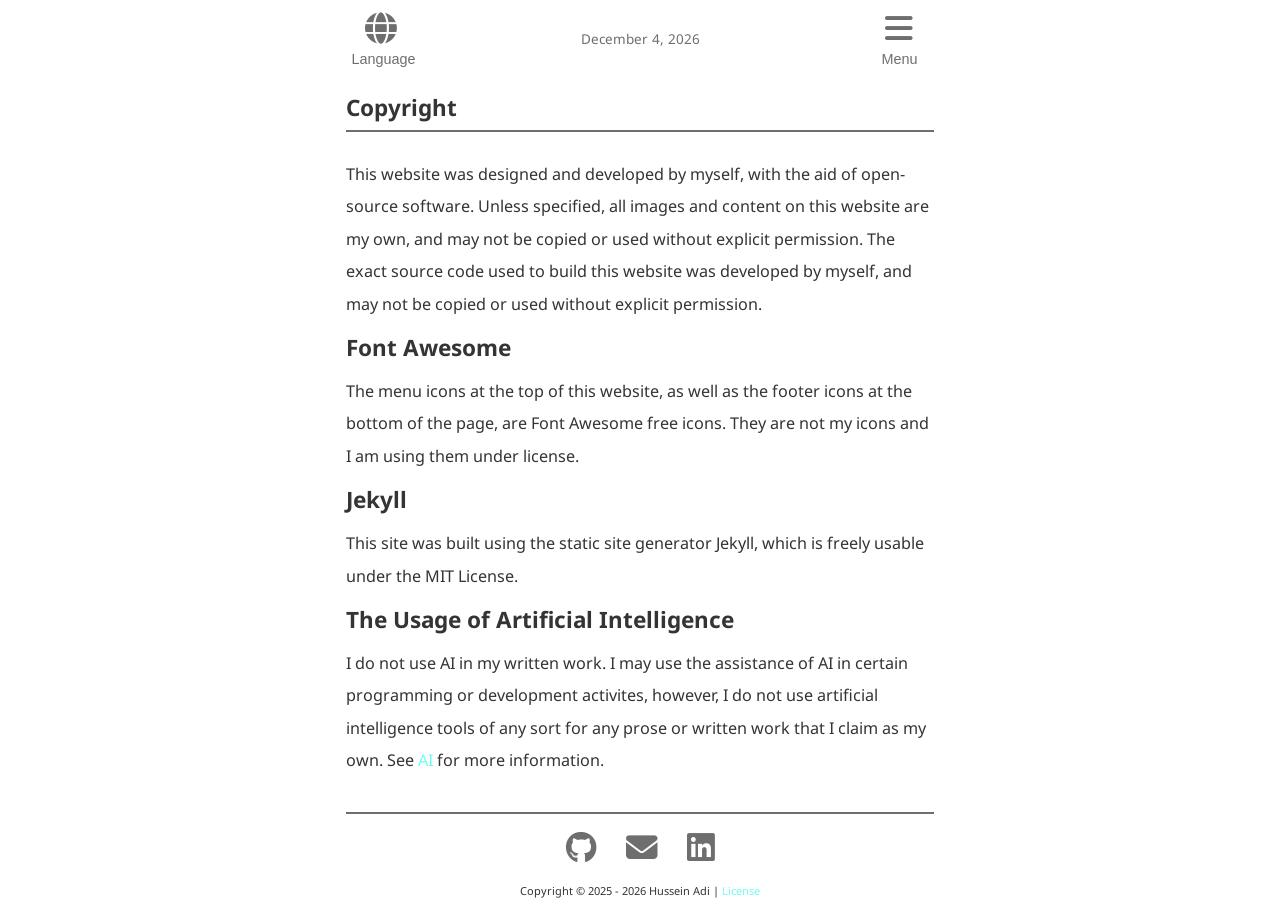
<file: copyright.html>
<!DOCTYPE html>
<html lang="en">
<head>
    
      <meta charset="UTF-8" />
  <meta name="viewport" content="width=device-width, initial-scale=1.0" />
  <meta name="description" content="A technical blog focusing mostly on computer science, engineering, and urban spaces." />
  <meta name="author" content="" />

  <meta name="robots" content="nofollow" />

  <link rel="preconnect" href="https://fonts.googleapis.com">
  <link rel="preconnect" href="https://fonts.gstatic.com" crossorigin>
  <link href="https://fonts.googleapis.com/css2?family=Merriweather:ital,opsz,wght@0,18..144,300..900;1,18..144,300..900&display=swap" rel="stylesheet">

  <link href="https://fonts.googleapis.com/css2?family=Noto+Sans&family=Noto+Sans+JP&family=Noto+Sans+Arabic&display=swap" rel="stylesheet">


  <link rel="stylesheet" href="https://cdnjs.cloudflare.com/ajax/libs/font-awesome/6.5.0/css/all.min.css">


  <link
    rel="icon"
    href="/assets/images/favicon.png"
    type="image/x-icon"
  />
  <link rel="stylesheet" href="/assets/css/main.css" />
  <script defer src="/assets/js/script.js"></script>

    <title>Copyright</title>
</head>
<body>
    <div class="nav">
  <div class="nav-inner">
    
    <!-- Language Dropdown Toggle (Left) -->
    <button class="language-toggle" id="languageToggle" aria-label="Select language">
      <i class="fas fa-globe"></i>
      <div class="menu-icon-label">Language</div>
    </button>

    <a href="/">
      <div id="site-date" class="site-date">
        <!-- September 01, 2026 -->
      </div>
    </a>
    
    <!-- Burger Toggle (Right) -->
    <button class="burger" id="burgerToggle" aria-label="Toggle menu">
      <i class="fas fa-bars"></i>
      <div class="menu-icon-label">Menu</div>
    </button>

  </div>

  <!-- Language Dropdown Menu -->
  <div class="language-menu" id="languageMenu">
    <ul>
      <li><a href="/">English</a></li>
      <li><a href="/de">Deutsch</a></li>
      <!-- <li><a href="/fr">Français</a></li> -->
    </ul>
  </div>
</div>

<!-- Fullscreen Main Navigation Menu -->
<nav class="fullscreen-menu" id="mainMenu">
  <ul id="mainMenuList">
    <li><a href=/>Home</a></li>
    <!-- <li><a href="/experience"></a></li> -->
    <!-- <li><a href="/projects"></a></li> -->
    <li>
      <a href="/about">
      About
      </a>
    </li>
  </ul>
</nav>
    <section id="content">
        <div>
            <h1> Copyright </h1>
            <div class="hline-grey"></div>
            <div class="vertical-section"  style="margin-top: 5px;">
            <p>This website was designed and developed by myself, with the aid of open-source software. Unless specified, all images and content on this website are my own, and may not be copied or used without explicit permission. The exact source code used to build this website was developed by myself, and may not be copied or used without explicit permission.</p>

<h1 id="font-awesome">Font Awesome</h1>

<p>The menu icons at the top of this website, as well as the footer icons at the bottom of the page, are Font Awesome free icons. They are not my icons and I am using them under license.</p>

<h1 id="jekyll">Jekyll</h1>

<p>This site was built using the static site generator Jekyll, which is freely usable under the MIT License.</p>

<h1 id="the-usage-of-artificial-intelligence">The Usage of Artificial Intelligence</h1>

<p>I do not use AI in my written work. I may use the assistance of AI in certain programming or development activites, however, I do not use artificial intelligence tools of any sort for any prose or written work that I claim as my own. See <a href="/ai"><span class="green-link-text">AI</span></a> for more information.</p>

            </div>
        </div>
    </section>
    <!-- FOOTER BEGIN -->
<div>
  <div class="hline-grey"></div>
  <div class="icon-container">
    <a href="https://github.com/ehrenamt" aria-label="GitHub">
      <i class="fab fa-github icon"></i>
    </a>
    <a href="mailto:applications.making780@passinbox.com" aria-label="Email">
      <i class="fas fa-envelope icon"></i>
    </a>
    <a href="https://www.linkedin.com/in/husseinca/" aria-label="LinkedIn">
      <i class="fab fa-linkedin icon"></i>
    </a>
  </div>

  <p style="font-size: 11px; padding: 10px 0 15px 0; text-align: center;">Copyright &copy; 2025 - 2026 Hussein Adi | <a href="/copyright"><span class="green-link-text">License</span></a></p>
</div>
<!-- FOOTER END -->

</body>
</html>
</file>
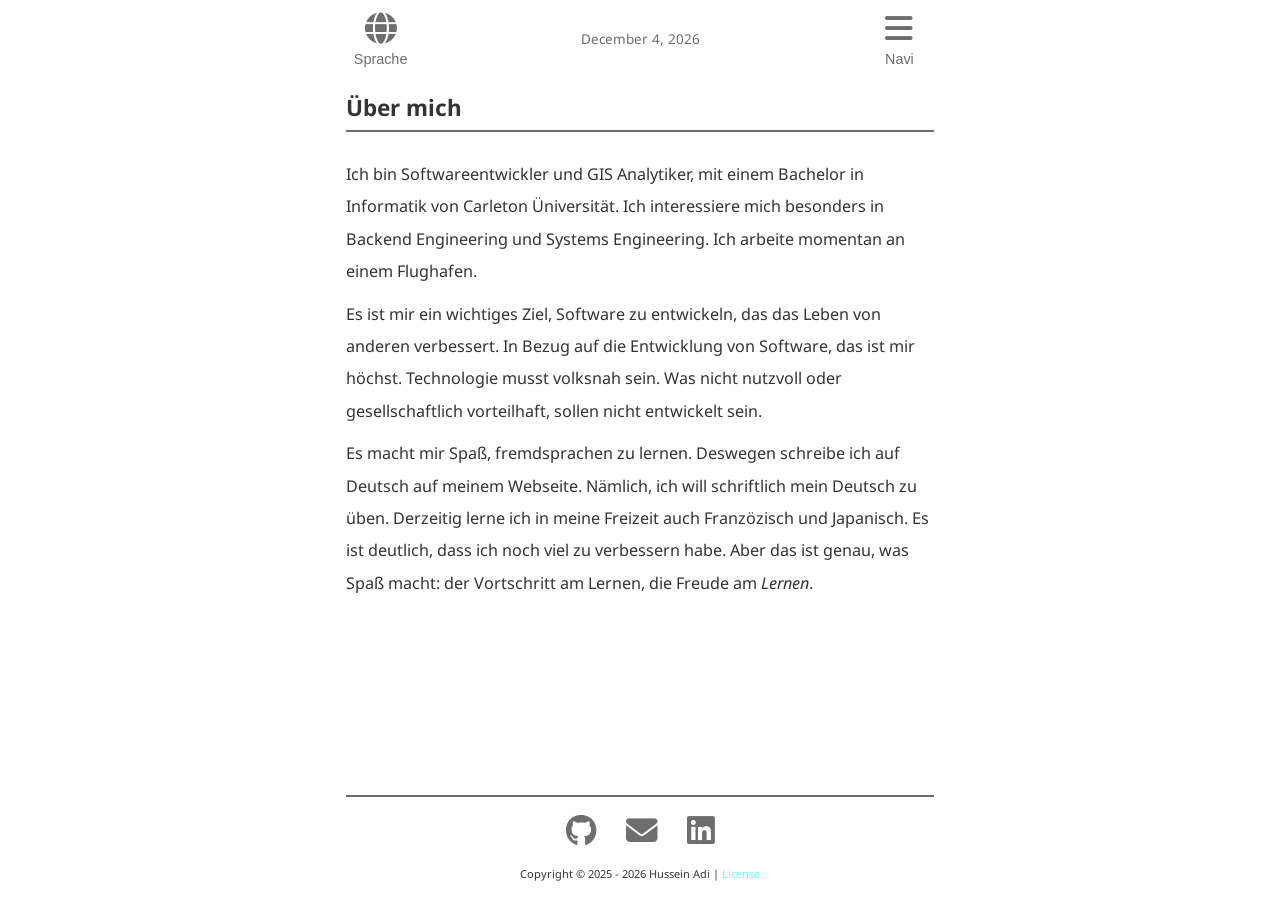
<file: de/über-mich.html>
<!DOCTYPE html>
<html lang="de">
<head>
    
      <meta charset="UTF-8" />
  <meta name="viewport" content="width=device-width, initial-scale=1.0" />
  <meta name="description" content="A technical blog focusing mostly on computer science, engineering, and urban spaces." />
  <meta name="author" content="" />

  <meta name="robots" content="nofollow" />

  <link rel="preconnect" href="https://fonts.googleapis.com">
  <link rel="preconnect" href="https://fonts.gstatic.com" crossorigin>
  <link href="https://fonts.googleapis.com/css2?family=Merriweather:ital,opsz,wght@0,18..144,300..900;1,18..144,300..900&display=swap" rel="stylesheet">

  <link href="https://fonts.googleapis.com/css2?family=Noto+Sans&family=Noto+Sans+JP&family=Noto+Sans+Arabic&display=swap" rel="stylesheet">


  <link rel="stylesheet" href="https://cdnjs.cloudflare.com/ajax/libs/font-awesome/6.5.0/css/all.min.css">


  <link
    rel="icon"
    href="/assets/images/favicon.png"
    type="image/x-icon"
  />
  <link rel="stylesheet" href="/assets/css/main.css" />
  <script defer src="/assets/js/script.js"></script>

    <title>Über mich</title>
</head>
<body>
    <div class="nav">
  <div class="nav-inner">
    
    <!-- Language Dropdown Toggle (Left) -->
    <button class="language-toggle" id="languageToggle" aria-label="Select language">
      <i class="fas fa-globe"></i>
      <div class="menu-icon-label">Sprache</div>
    </button>

    <a href="/">
      <div id="site-date" class="site-date">
        <!-- September 01, 2026 -->
      </div>
    </a>
    
    <!-- Burger Toggle (Right) -->
    <button class="burger" id="burgerToggle" aria-label="Toggle menu">
      <i class="fas fa-bars"></i>
      <div class="menu-icon-label">Navi</div>
    </button>

  </div>

  <!-- Language Dropdown Menu -->
  <div class="language-menu" id="languageMenu">
    <ul>
      <li><a href="/">English</a></li>
      <li><a href="/de">Deutsch</a></li>
      <!-- <li><a href="/fr">Français</a></li> -->
    </ul>
  </div>
</div>

<!-- Fullscreen Main Navigation Menu -->
<nav class="fullscreen-menu" id="mainMenu">
  <ul id="mainMenuList">
    <li><a href=/de>Startseite</a></li>
    <!-- <li><a href="/experience"></a></li> -->
    <!-- <li><a href="/projects"></a></li> -->
    <li>
      <a href="über-mich">
      Über mich
      </a>
    </li>
  </ul>
</nav>
    <section id="content">
        <div>
            <h1> Über mich </h1>
            <div class="hline-grey"></div>
            <div class="vertical-section"  style="margin-top: 5px;">
            <!-- BEGIN MARKDOWN -->
<p>Ich bin Softwareentwickler und GIS Analytiker, mit einem Bachelor in Informatik von Carleton Üniversität. Ich interessiere mich besonders in Backend Engineering und Systems Engineering. Ich arbeite momentan an einem Flughafen.</p>

<p>Es ist mir ein wichtiges Ziel, Software zu entwickeln, das das Leben von anderen verbessert. In Bezug auf die Entwicklung von Software, das ist mir höchst. Technologie musst volksnah sein. Was nicht nutzvoll oder gesellschaftlich vorteilhaft, sollen nicht entwickelt sein.</p>

<p>Es macht mir Spaß, fremdsprachen zu lernen. Deswegen schreibe ich auf Deutsch auf meinem Webseite. Nämlich, ich will schriftlich mein Deutsch zu üben. Derzeitig lerne ich in meine Freizeit auch Franzözisch und Japanisch. Es ist deutlich, dass ich noch viel zu verbessern habe. Aber das ist genau, was Spaß macht: der Vortschritt am Lernen, die Freude am <em>Lernen</em>.</p>

<!-- END MARKDOWN -->

            </div>
        </div>
    </section>
    <!-- FOOTER BEGIN -->
<div>
  <div class="hline-grey"></div>
  <div class="icon-container">
    <a href="https://github.com/ehrenamt" aria-label="GitHub">
      <i class="fab fa-github icon"></i>
    </a>
    <a href="mailto:applications.making780@passinbox.com" aria-label="Email">
      <i class="fas fa-envelope icon"></i>
    </a>
    <a href="https://www.linkedin.com/in/husseinca/" aria-label="LinkedIn">
      <i class="fab fa-linkedin icon"></i>
    </a>
  </div>

  <p style="font-size: 11px; padding: 10px 0 15px 0; text-align: center;">Copyright &copy; 2025 - 2026 Hussein Adi | <a href="/copyright"><span class="green-link-text">License</span></a></p>
</div>
<!-- FOOTER END -->

</body>
</html>
</file>
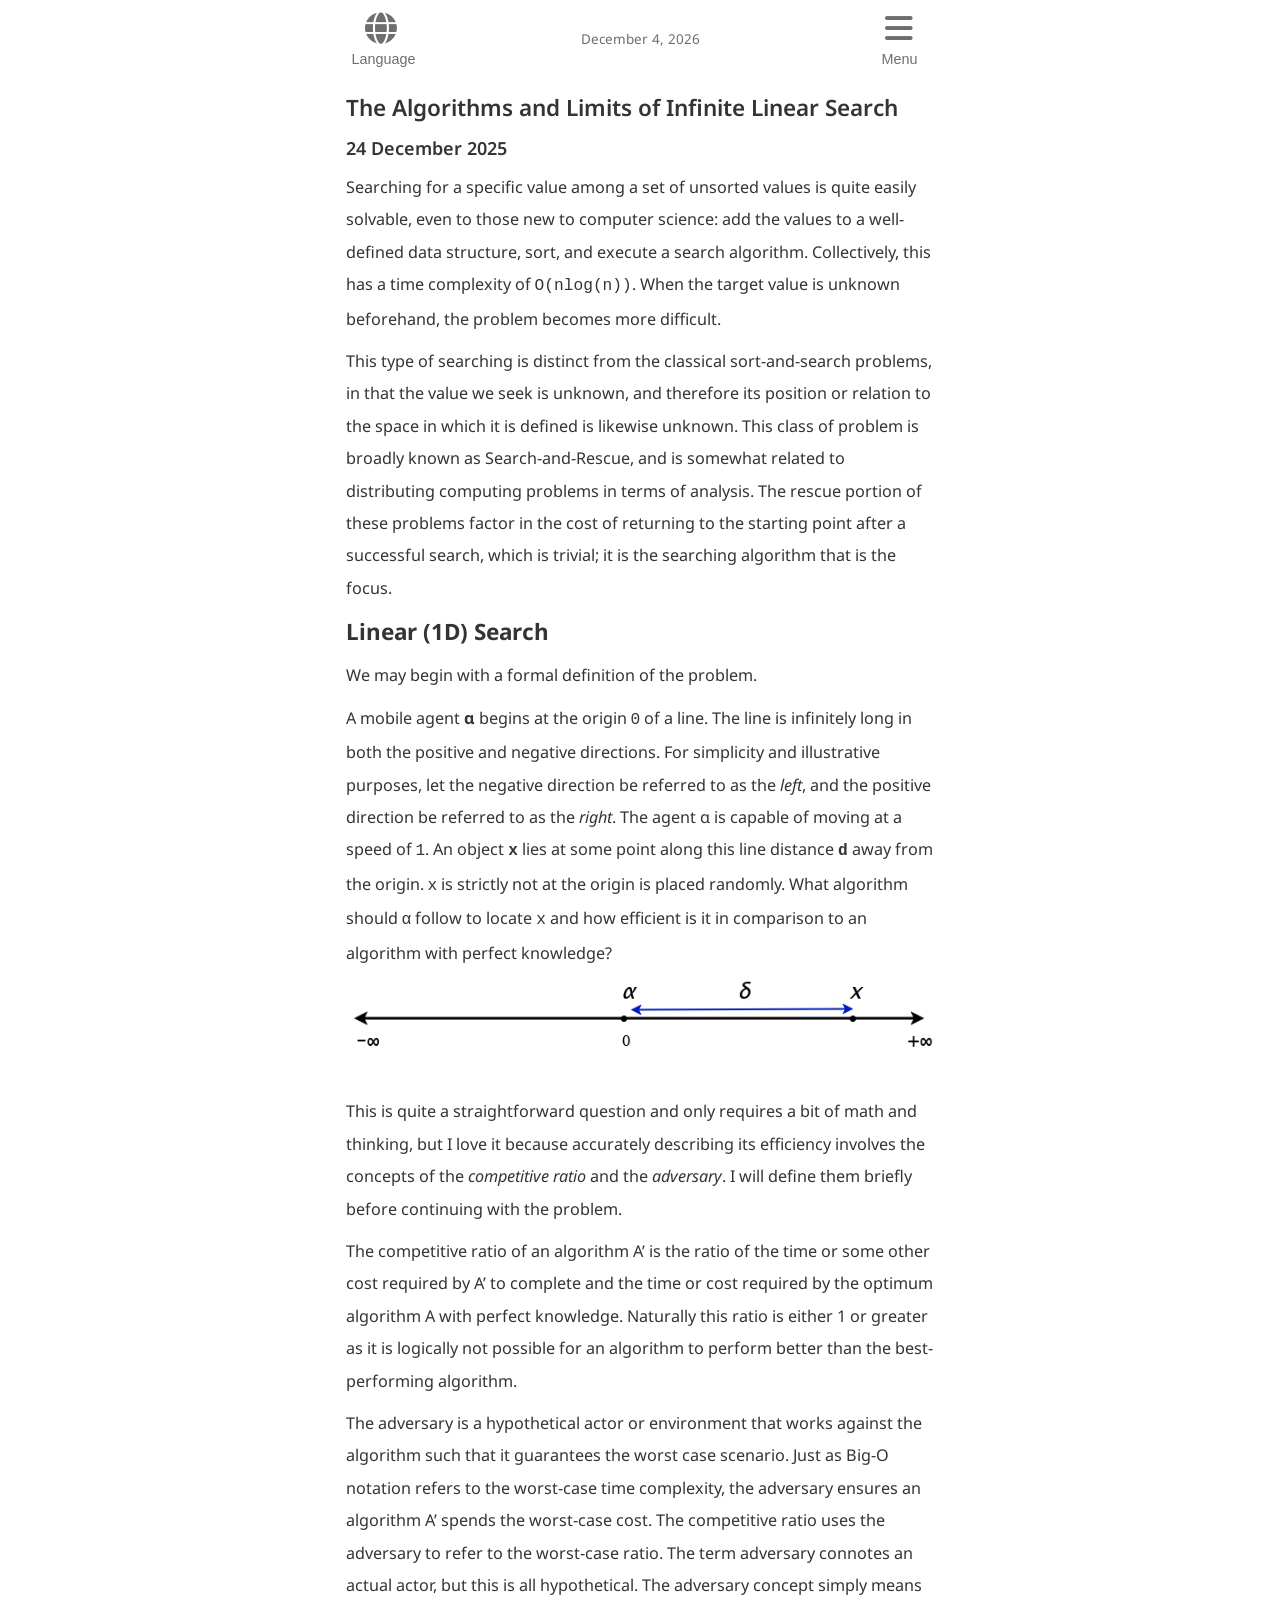
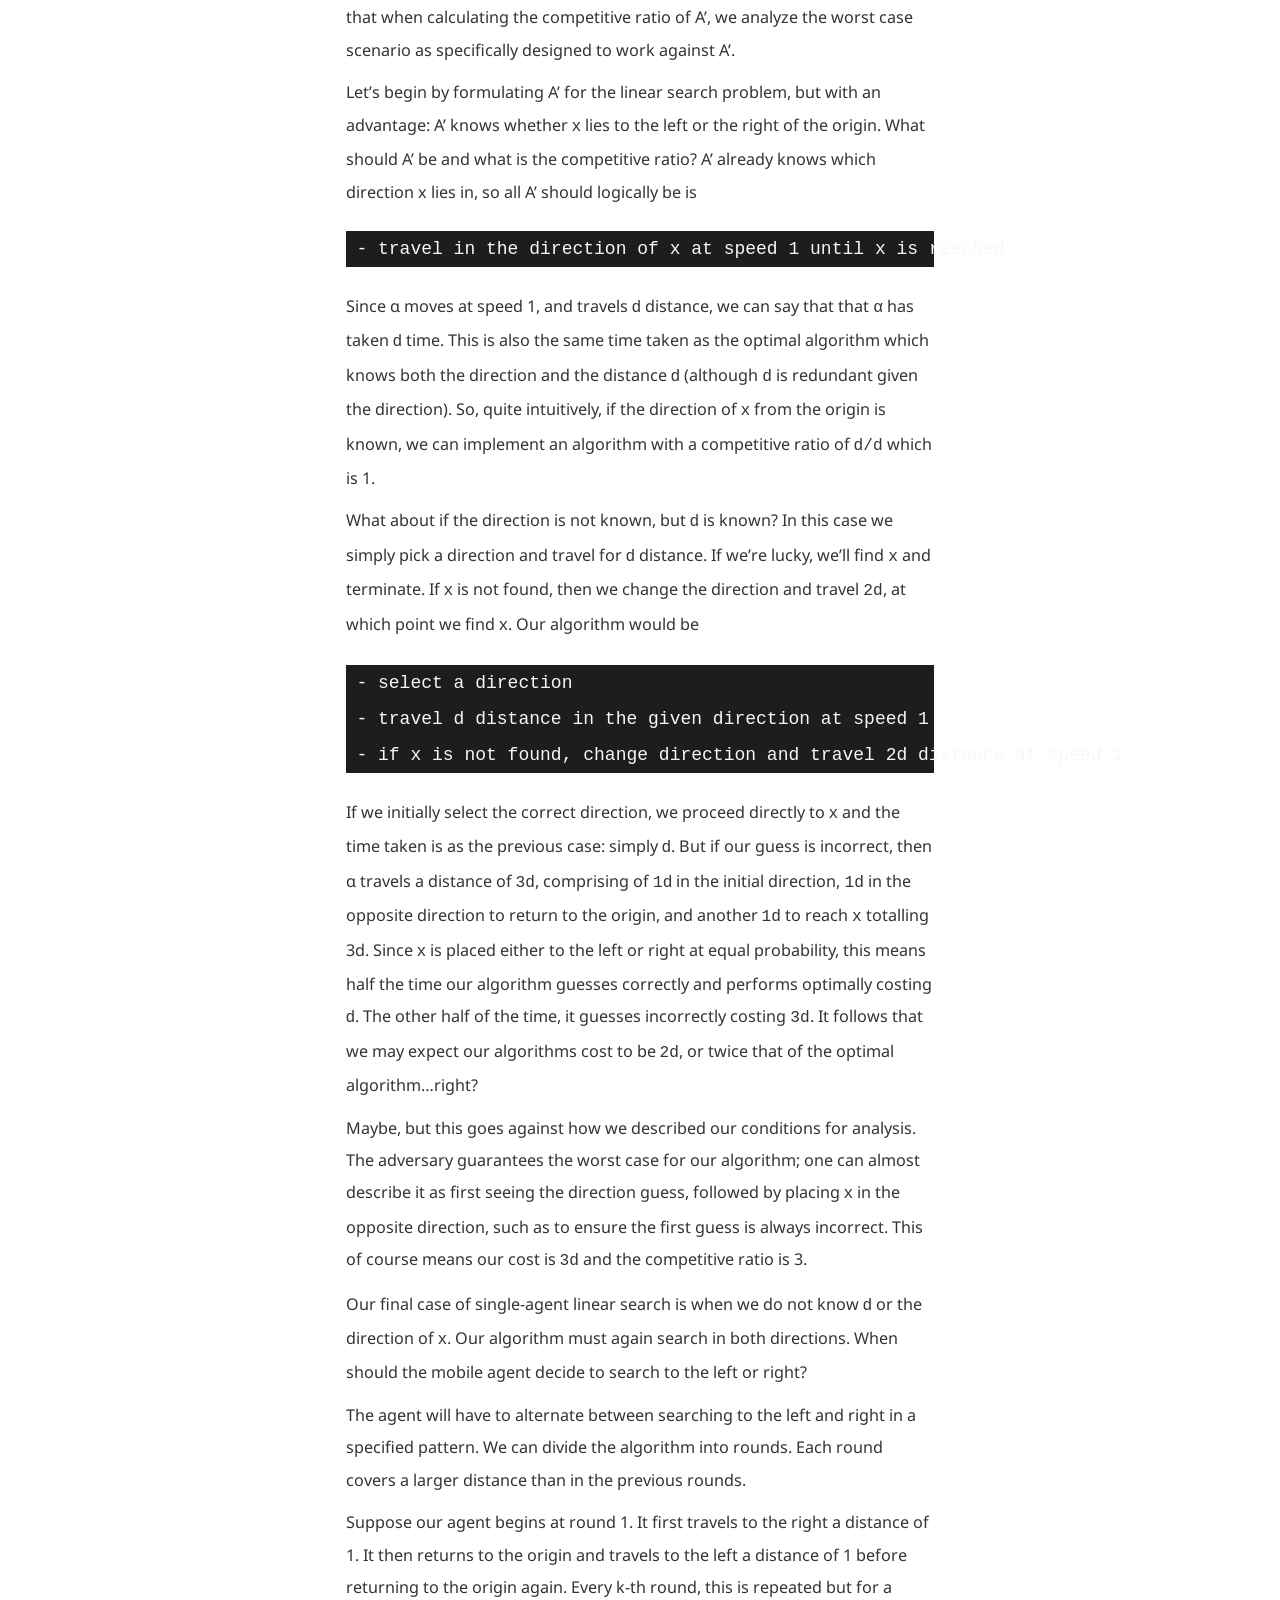
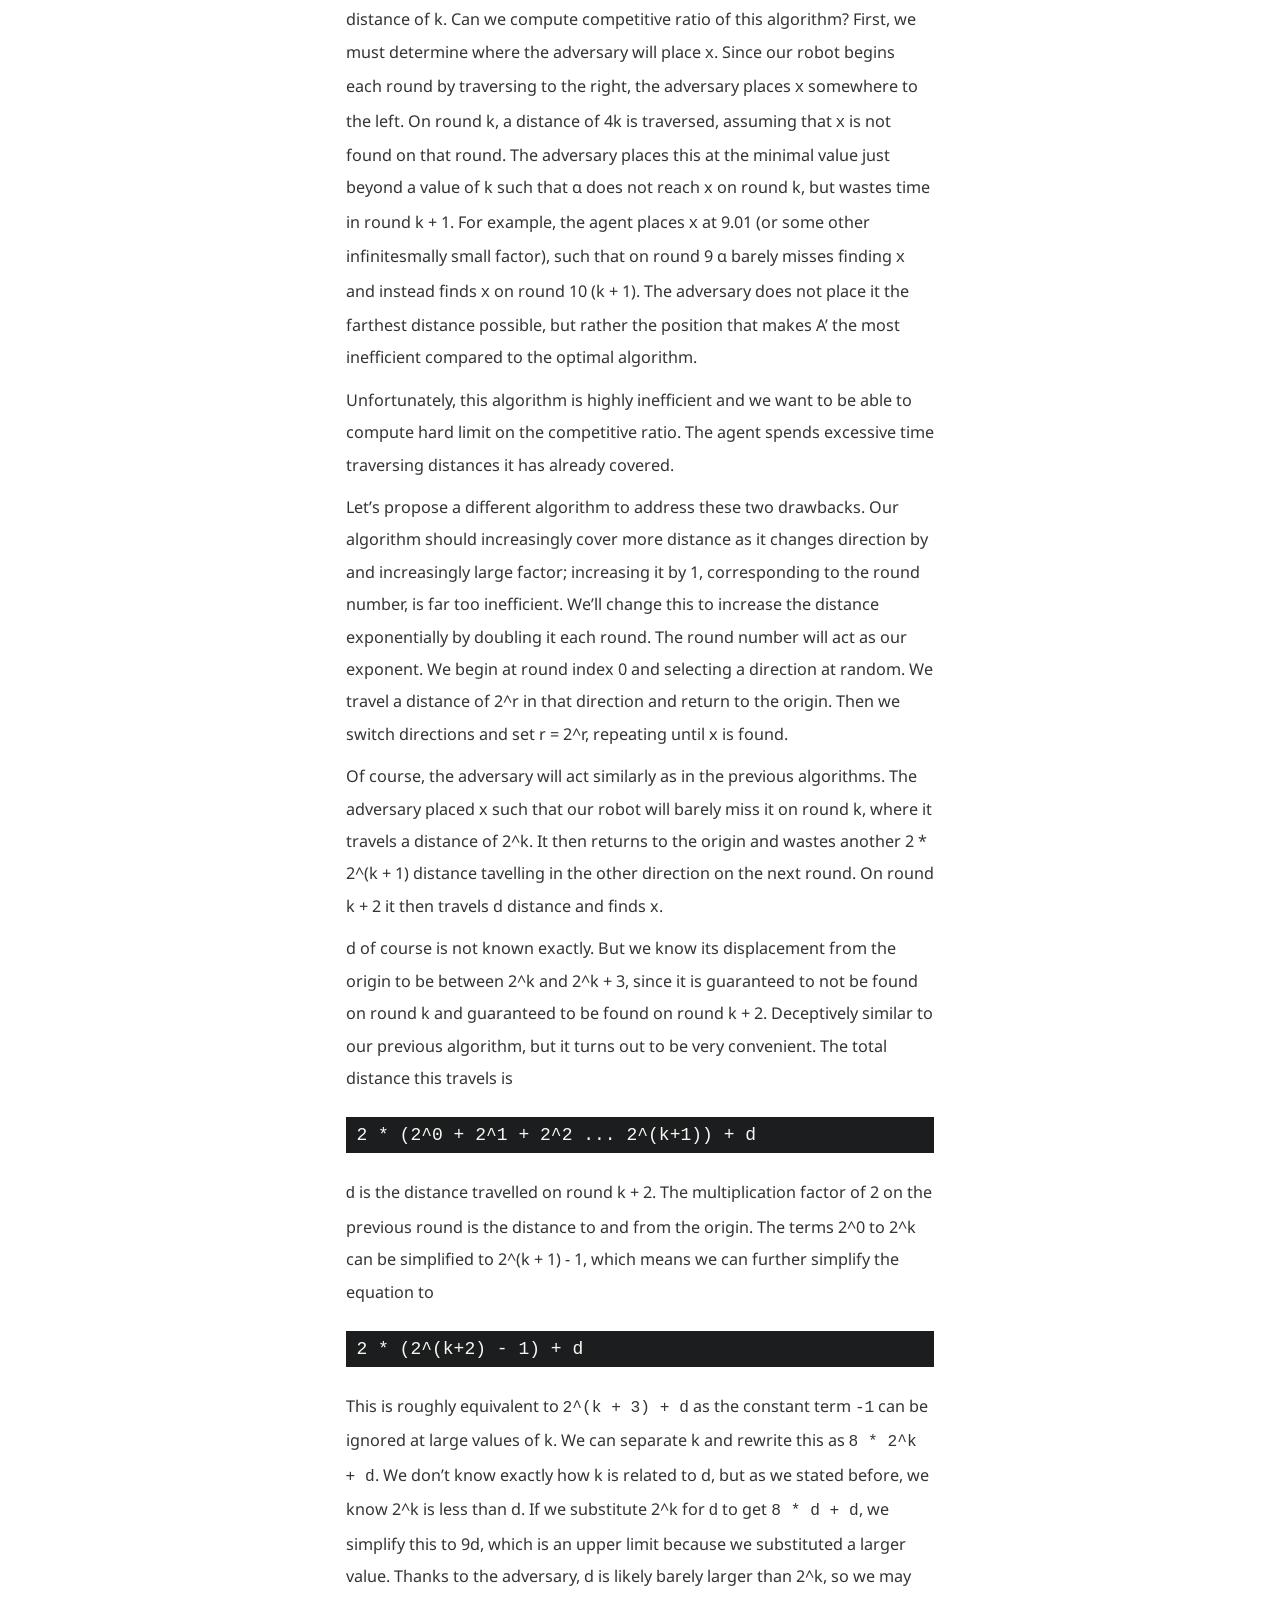
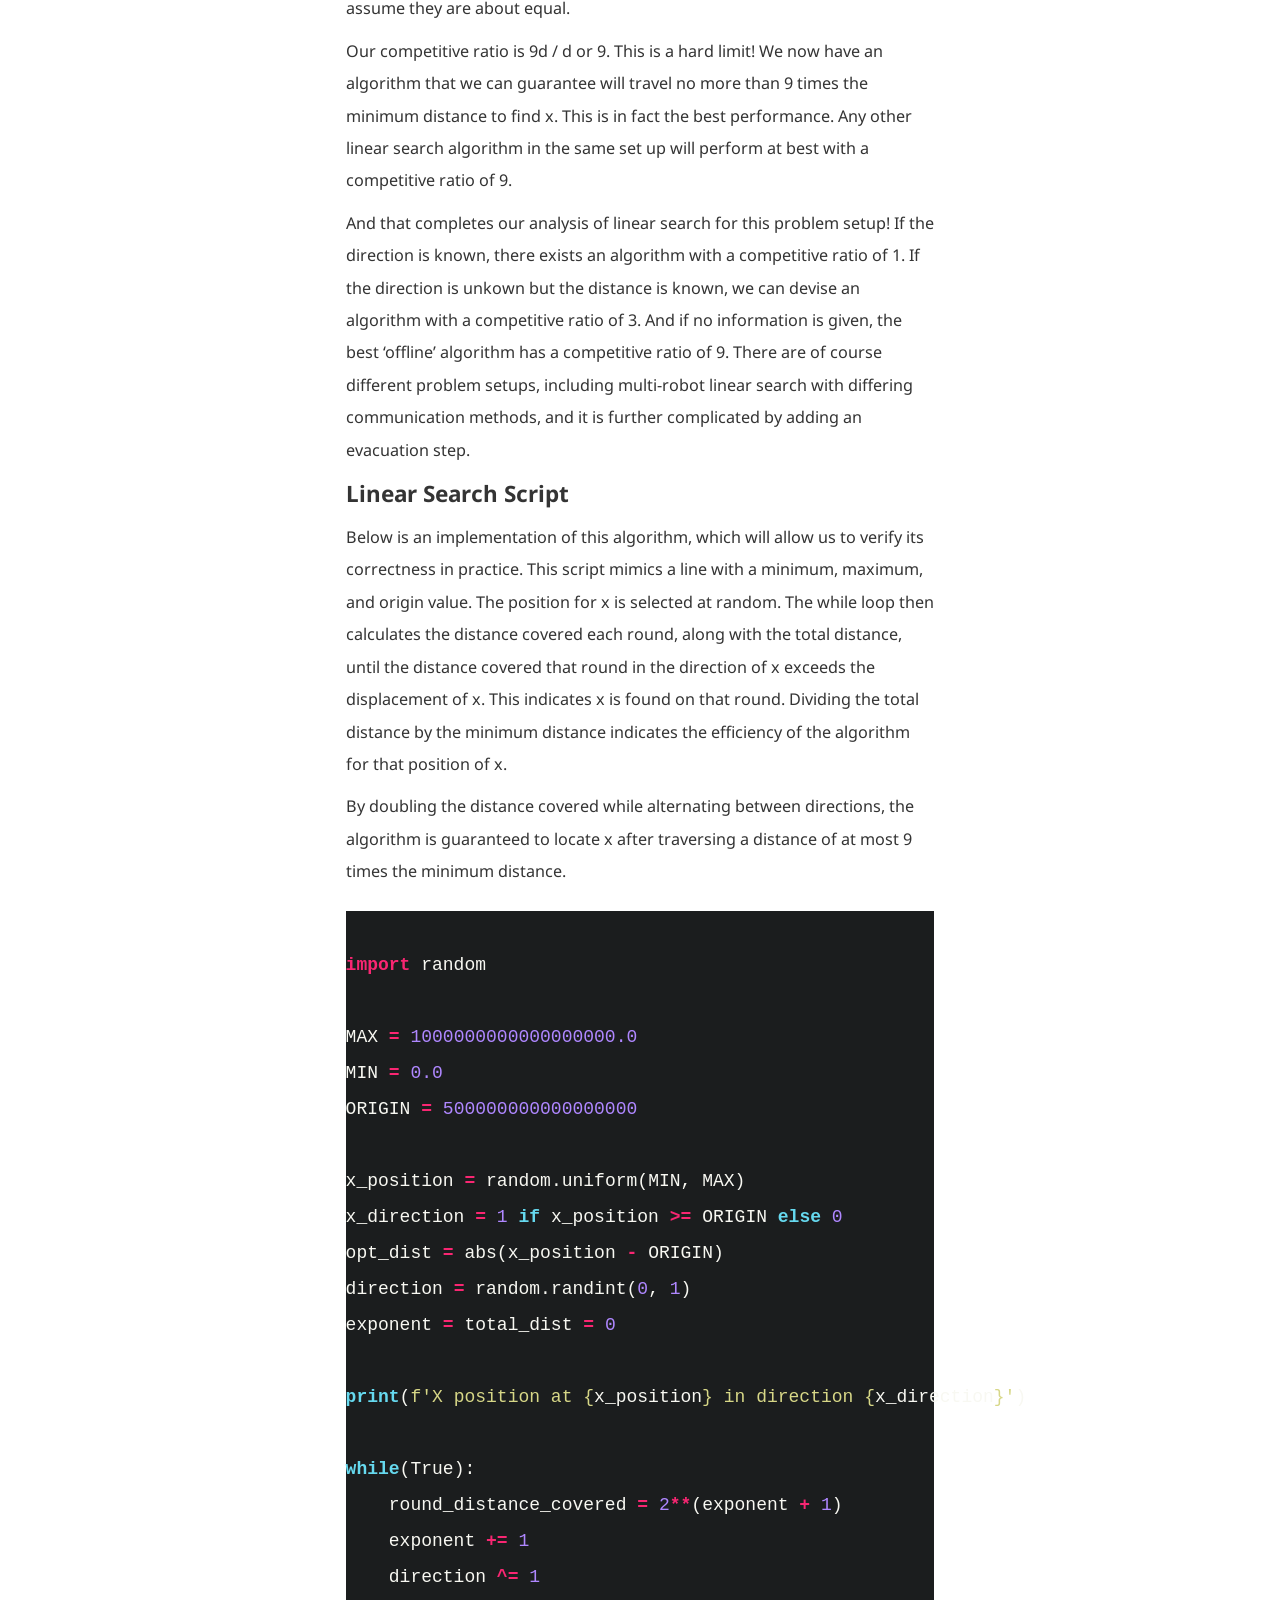
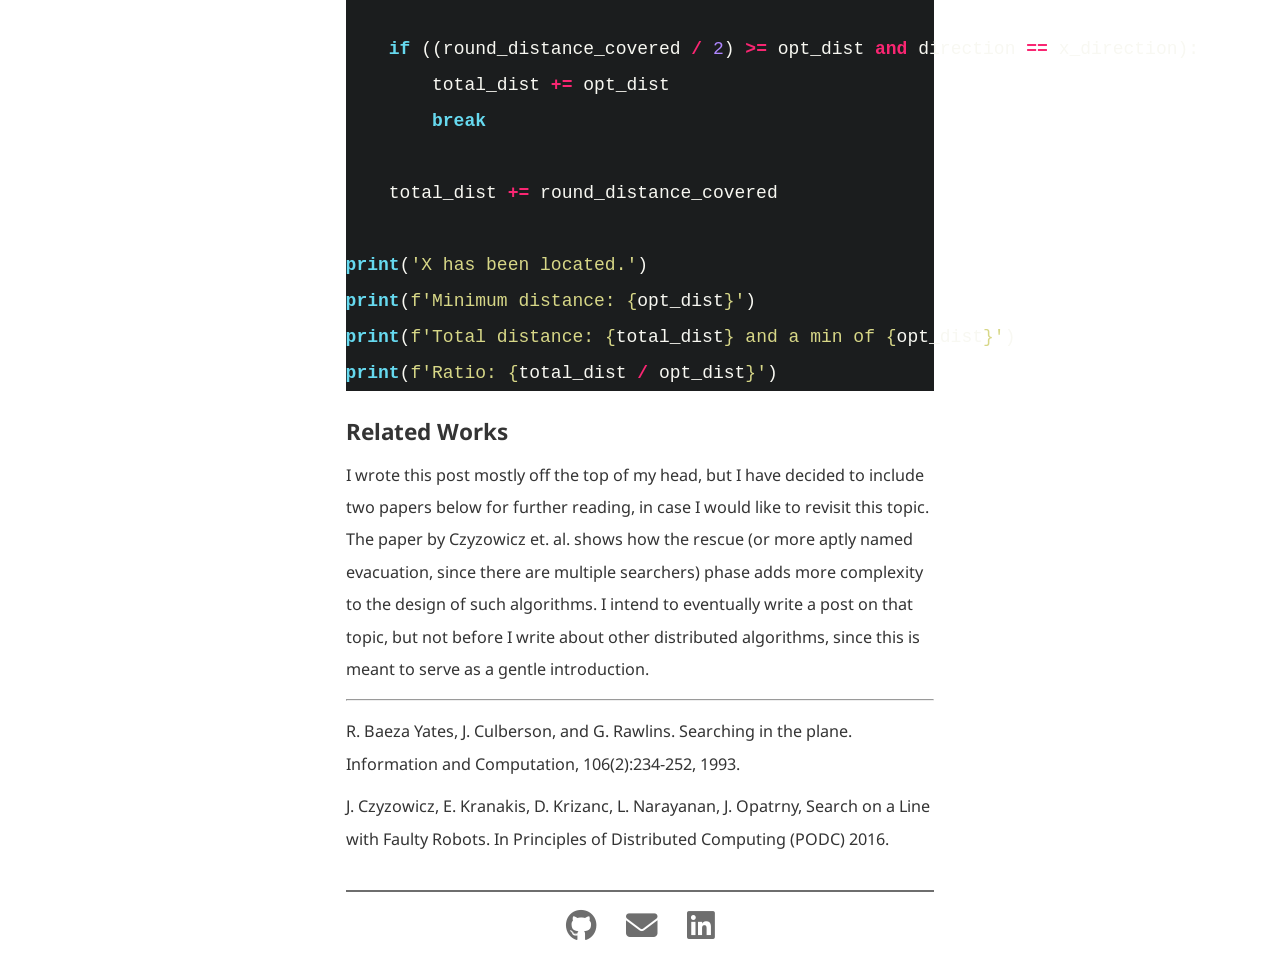
<file: 2025/12/24/cs-dsa-infinite-linear-search-I.html>
<!DOCTYPE html>
<head>
      <meta charset="UTF-8" />
  <meta name="viewport" content="width=device-width, initial-scale=1.0" />
  <meta name="description" content="A technical blog focusing mostly on computer science, engineering, and urban spaces." />
  <meta name="author" content="" />

  <meta name="robots" content="nofollow" />

  <link rel="preconnect" href="https://fonts.googleapis.com">
  <link rel="preconnect" href="https://fonts.gstatic.com" crossorigin>
  <link href="https://fonts.googleapis.com/css2?family=Merriweather:ital,opsz,wght@0,18..144,300..900;1,18..144,300..900&display=swap" rel="stylesheet">

  <link href="https://fonts.googleapis.com/css2?family=Noto+Sans&family=Noto+Sans+JP&family=Noto+Sans+Arabic&display=swap" rel="stylesheet">


  <link rel="stylesheet" href="https://cdnjs.cloudflare.com/ajax/libs/font-awesome/6.5.0/css/all.min.css">


  <link
    rel="icon"
    href="/assets/images/favicon.png"
    type="image/x-icon"
  />
  <link rel="stylesheet" href="/assets/css/main.css" />
  <script defer src="/assets/js/script.js"></script>

    <title>The Algorithms and Limits of Infinite Linear Search</title>
</head>
<body>
    <div class="nav">
  <div class="nav-inner">
    
    <!-- Language Dropdown Toggle (Left) -->
    <button class="language-toggle" id="languageToggle" aria-label="Select language">
      <i class="fas fa-globe"></i>
      <div class="menu-icon-label">Language</div>
    </button>

    <a href="/">
      <div id="site-date" class="site-date">
        <!-- September 01, 2026 -->
      </div>
    </a>
    
    <!-- Burger Toggle (Right) -->
    <button class="burger" id="burgerToggle" aria-label="Toggle menu">
      <i class="fas fa-bars"></i>
      <div class="menu-icon-label">Menu</div>
    </button>

  </div>

  <!-- Language Dropdown Menu -->
  <div class="language-menu" id="languageMenu">
    <ul>
      <li><a href="/">English</a></li>
      <li><a href="/de">Deutsch</a></li>
      <!-- <li><a href="/fr">Français</a></li> -->
    </ul>
  </div>
</div>

<!-- Fullscreen Main Navigation Menu -->
<nav class="fullscreen-menu" id="mainMenu">
  <ul id="mainMenuList">
    <li><a href=/>Home</a></li>
    <!-- <li><a href="/experience"></a></li> -->
    <!-- <li><a href="/projects"></a></li> -->
    <li>
      <a href="/about">
      About
      </a>
    </li>
  </ul>
</nav>
    <section id="content">
        <div id="vertical-content">

			<div>
				<h1 class="post-title"> The Algorithms and Limits of Infinite Linear Search 
					
				</h1>
				<h2>24 December 2025</h2>
			</div>
          
			<div class="post-content">
			<p>Searching for a specific value among a set of unsorted values is quite easily solvable, even to those new to computer science: add the values to a well-defined data structure, sort, and execute a search algorithm. Collectively, this has a time complexity of <code class="language-plaintext highlighter-rouge">O(nlog(n))</code>. When the target value is unknown beforehand, the problem becomes more difficult.</p>

<p>This type of searching is distinct from the classical sort-and-search problems, in that the value we seek is unknown, and therefore its position or relation to the space in which it is defined is likewise unknown. This class of problem is broadly known as Search-and-Rescue, and is somewhat related to distributing computing problems in terms of analysis. The rescue portion of these problems factor in the cost of returning to the starting point after a successful search, which is trivial; it is the searching algorithm that is the focus.</p>

<h1 id="linear-1d-search">Linear (1D) Search</h1>

<p>We may begin with a formal definition of the problem.</p>

<p>A mobile agent <b>α</b> begins at the origin <code class="language-plaintext highlighter-rouge">0</code> of a line. The line is infinitely long in both the positive and negative directions. For simplicity and illustrative purposes, let the negative direction be referred to as the <i>left</i>, and the positive direction be referred to as the <i>right</i>. The agent α is capable of moving at a speed of <code class="language-plaintext highlighter-rouge">1</code>. An object <b><code class="language-plaintext highlighter-rouge">x</code></b> lies at some point along this line distance <b><code class="language-plaintext highlighter-rouge">d</code></b> away from the origin. <code class="language-plaintext highlighter-rouge">x</code> is strictly not at the origin is placed randomly. What algorithm should <code class="language-plaintext highlighter-rouge">α</code> follow to locate <code class="language-plaintext highlighter-rouge">x</code> and how efficient is it in comparison to an algorithm with perfect knowledge?
<br /></p>

<p><img src="/assets/images/posts/cs-dsa-I.png" alt="" /></p>

<p><br />
This is quite a straightforward question and only requires a bit of math and thinking, but I love it because accurately describing its efficiency involves the concepts of the <i>competitive ratio</i> and the <i>adversary</i>. I will define them briefly before continuing with the problem.</p>

<p>The competitive ratio of an algorithm A’ is the ratio of the time or some other cost required by A’ to complete and the time or cost required by the optimum algorithm A with perfect knowledge. Naturally this ratio is either 1 or greater as it is logically not possible for an algorithm to perform better than the best-performing algorithm.</p>

<p>The adversary is a hypothetical actor or environment that works against the algorithm such that it guarantees the worst case scenario. Just as Big-O notation refers to the worst-case time complexity, the adversary ensures an algorithm A’ spends the worst-case cost. The competitive ratio uses the adversary to refer to the worst-case ratio. The term adversary connotes an actual actor, but this is all hypothetical. The adversary concept simply means that when calculating the competitive ratio of A’, we analyze the worst case scenario as specifically designed to work against A’.</p>

<p>Let’s begin by formulating A’ for the linear search problem, but with an advantage: A’ knows whether <code class="language-plaintext highlighter-rouge">x</code> lies to the left or the right of the origin. What should A’ be and what is the competitive ratio? A’ already knows which direction x lies in, so all A’ should logically be is</p>

<div class="language-plaintext highlighter-rouge"><div class="highlight"><pre class="highlight"><code> - travel in the direction of x at speed 1 until x is reached
</code></pre></div></div>

<p>Since α moves at speed 1, and travels <code class="language-plaintext highlighter-rouge">d</code> distance, we can say that that <code class="language-plaintext highlighter-rouge">α</code> has taken <code class="language-plaintext highlighter-rouge">d</code> time. This is also the same time taken as the optimal algorithm which knows both the direction and the distance <code class="language-plaintext highlighter-rouge">d</code> (although <code class="language-plaintext highlighter-rouge">d</code> is redundant given the direction). So, quite intuitively, if the direction of <code class="language-plaintext highlighter-rouge">x</code> from the origin is known, we can implement an algorithm with a competitive ratio of <code class="language-plaintext highlighter-rouge">d/d</code> which is 1.</p>

<p>What about if the direction is not known, but <code class="language-plaintext highlighter-rouge">d</code> is known? In this case we simply pick a direction and travel for <code class="language-plaintext highlighter-rouge">d</code> distance. If we’re lucky, we’ll find <code class="language-plaintext highlighter-rouge">x</code> and terminate. If <code class="language-plaintext highlighter-rouge">x</code> is not found, then we change the direction and travel <code class="language-plaintext highlighter-rouge">2d</code>, at which point we find <code class="language-plaintext highlighter-rouge">x</code>. Our algorithm would be</p>

<div class="language-plaintext highlighter-rouge"><div class="highlight"><pre class="highlight"><code> - select a direction
 - travel d distance in the given direction at speed 1
 - if x is not found, change direction and travel 2d distance at speed 1
</code></pre></div></div>

<p>If we initially select the correct direction, we proceed directly to <code class="language-plaintext highlighter-rouge">x</code> and the time taken is as the previous case: simply <code class="language-plaintext highlighter-rouge">d</code>. But if our guess is incorrect, then α travels a distance of <code class="language-plaintext highlighter-rouge">3d</code>, comprising of <code class="language-plaintext highlighter-rouge">1d</code> in the initial direction, <code class="language-plaintext highlighter-rouge">1d</code> in the opposite direction to return to the origin, and another <code class="language-plaintext highlighter-rouge">1d</code> to reach <code class="language-plaintext highlighter-rouge">x</code> totalling 3d. Since <code class="language-plaintext highlighter-rouge">x</code> is placed either to the left or right at equal probability, this means half the time our algorithm guesses correctly and performs optimally costing <code class="language-plaintext highlighter-rouge">d</code>. The other half of the time, it guesses incorrectly costing <code class="language-plaintext highlighter-rouge">3d</code>. It follows that we may expect our algorithms cost to be <code class="language-plaintext highlighter-rouge">2d</code>, or twice that of the optimal algorithm…right?</p>

<p>Maybe, but this goes against how we described our conditions for analysis. The adversary guarantees the worst case for our algorithm; one can almost describe it as first seeing the direction guess, followed by placing <code class="language-plaintext highlighter-rouge">x</code> in the opposite direction, such as to ensure the first guess is always incorrect. This of course means our cost is <code class="language-plaintext highlighter-rouge">3d</code> and the competitive ratio is 3.</p>

<p>Our final case of single-agent linear search is when we do not know <code class="language-plaintext highlighter-rouge">d</code> or the direction of <code class="language-plaintext highlighter-rouge">x</code>. Our algorithm must again search in both directions. When should the mobile agent decide to search to the left or right?</p>

<p>The agent will have to alternate between searching to the left and right in a specified pattern. We can divide the algorithm into rounds. Each round covers a larger distance than in the previous rounds.</p>

<p>Suppose our agent begins at round 1. It first travels to the right a distance of 1. It then returns to the origin and travels to the left a distance of 1 before returning to the origin again. Every k-th round, this is repeated but for a distance of k. Can we compute competitive ratio of this algorithm? First, we must determine where the adversary will place <code class="language-plaintext highlighter-rouge">x</code>. Since our robot begins each round by traversing to the right, the adversary places <code class="language-plaintext highlighter-rouge">x</code> somewhere to the left. On round k, a distance of 4k is traversed, assuming that <code class="language-plaintext highlighter-rouge">x</code> is not found on that round. The adversary places this at the minimal value just beyond a value of <code class="language-plaintext highlighter-rouge">k</code> such that  α does not reach x on round k, but wastes time in round k + 1. For example, the agent places <code class="language-plaintext highlighter-rouge">x</code> at 9.01 (or some other infinitesmally small factor), such that on round 9 α barely misses finding <code class="language-plaintext highlighter-rouge">x</code> and instead finds <code class="language-plaintext highlighter-rouge">x</code> on round 10 (k + 1). The adversary does not place it the farthest distance possible, but rather the position that makes A’ the most inefficient compared to the optimal algorithm.</p>

<p>Unfortunately, this algorithm is highly inefficient and we want to be able to compute hard limit on the competitive ratio. The agent spends excessive time traversing distances it has already covered.</p>

<p>Let’s propose a different algorithm to address these two drawbacks. Our algorithm should increasingly cover more distance as it changes direction by and increasingly large factor; increasing it by 1, corresponding to the round number, is far too inefficient. We’ll change this to increase the distance exponentially by doubling it each round. The round number will act as our exponent. We begin at round index 0 and selecting a direction at random. We travel a distance of 2^r in that direction and return to the origin. Then we switch directions and set r = 2^r, repeating until x is found.</p>

<p>Of course, the adversary will act similarly as in the previous algorithms. The adversary placed x such that our robot will barely miss it on round k, where it travels a distance of 2^k. It then returns to the origin and wastes another 2 * 2^(k + 1) distance tavelling in the other direction on the next round. On round k + 2 it then travels d distance and finds x.</p>

<p>d of course is not known exactly. But we know its displacement from the origin to be between 2^k and 2^k + 3, since it is guaranteed to not be found on round k and guaranteed to be found on round k + 2. Deceptively similar to our previous algorithm, but it turns out to be very convenient. The total distance this travels is</p>

<div class="language-plaintext highlighter-rouge"><div class="highlight"><pre class="highlight"><code> 2 * (2^0 + 2^1 + 2^2 ... 2^(k+1)) + d
</code></pre></div></div>

<p><code class="language-plaintext highlighter-rouge">d</code> is the distance travelled on round k + 2. The multiplication factor of 2 on the previous round is the distance to and from the origin. The terms 2^0 to 2^k can be simplified to 2^(k + 1) - 1, which means we can further simplify the equation to</p>

<div class="language-plaintext highlighter-rouge"><div class="highlight"><pre class="highlight"><code> 2 * (2^(k+2) - 1) + d
</code></pre></div></div>

<p>This is roughly equivalent to <code class="language-plaintext highlighter-rouge">2^(k + 3) + d</code> as the constant term <code class="language-plaintext highlighter-rouge">-1</code> can be ignored at large values of k. We can separate k and rewrite this as <code class="language-plaintext highlighter-rouge">8 * 2^k + d</code>. We don’t know exactly how k is related to d, but as we stated before, we know 2^k is less than d. If we substitute 2^k for <code class="language-plaintext highlighter-rouge">d</code> to get <code class="language-plaintext highlighter-rouge">8 * d + d</code>, we simplify this to 9d, which is an upper limit because we substituted a larger value. Thanks to the adversary, d is likely barely larger than 2^k, so we may assume they are about equal.</p>

<p>Our competitive ratio is 9d / d or 9. This is a hard limit! We now have an algorithm that we can guarantee will travel no more than 9 times the minimum distance to find x. This is in fact the best performance. Any other linear search algorithm in the same set up will perform at best with a competitive ratio of 9.</p>

<p>And that completes our analysis of linear search for this problem setup! If the direction is known, there exists an algorithm with a competitive ratio of 1. If the direction is unkown but the distance is known, we can devise an algorithm with a competitive ratio of 3. And if no information is given, the best ‘offline’ algorithm has a competitive ratio of 9. There are of course different problem setups, including multi-robot linear search with differing communication methods, and it is further complicated by adding an evacuation step.</p>

<h1 id="linear-search-script">Linear Search Script</h1>

<p>Below is an implementation of this algorithm, which will allow us to verify its correctness in practice. This script mimics a line with a minimum, maximum, and origin value. The position for x is selected at random. The while loop then calculates the distance covered each round, along with the total distance, until the distance covered that round in the direction of x exceeds the displacement of x. This indicates x is found on that round. Dividing the total distance by the minimum distance indicates the efficiency of the algorithm for that position of x.</p>

<p>By doubling the distance covered while alternating between directions, the algorithm is guaranteed to locate x after traversing a distance of at most 9 times the minimum distance.</p>

<div class="language-python highlighter-rouge"><div class="highlight"><pre class="highlight"><code>
<span class="kn">import</span> <span class="nn">random</span>

<span class="n">MAX</span> <span class="o">=</span> <span class="mf">1000000000000000000.0</span>
<span class="n">MIN</span> <span class="o">=</span> <span class="mf">0.0</span>
<span class="n">ORIGIN</span> <span class="o">=</span> <span class="mi">500000000000000000</span>

<span class="n">x_position</span> <span class="o">=</span> <span class="n">random</span><span class="p">.</span><span class="n">uniform</span><span class="p">(</span><span class="n">MIN</span><span class="p">,</span> <span class="n">MAX</span><span class="p">)</span>
<span class="n">x_direction</span> <span class="o">=</span> <span class="mi">1</span> <span class="k">if</span> <span class="n">x_position</span> <span class="o">&gt;=</span> <span class="n">ORIGIN</span> <span class="k">else</span> <span class="mi">0</span>
<span class="n">opt_dist</span> <span class="o">=</span> <span class="nb">abs</span><span class="p">(</span><span class="n">x_position</span> <span class="o">-</span> <span class="n">ORIGIN</span><span class="p">)</span>
<span class="n">direction</span> <span class="o">=</span> <span class="n">random</span><span class="p">.</span><span class="n">randint</span><span class="p">(</span><span class="mi">0</span><span class="p">,</span> <span class="mi">1</span><span class="p">)</span>
<span class="n">exponent</span> <span class="o">=</span> <span class="n">total_dist</span> <span class="o">=</span> <span class="mi">0</span>

<span class="k">print</span><span class="p">(</span><span class="sa">f</span><span class="s">'X position at </span><span class="si">{</span><span class="n">x_position</span><span class="si">}</span><span class="s"> in direction </span><span class="si">{</span><span class="n">x_direction</span><span class="si">}</span><span class="s">'</span><span class="p">)</span>

<span class="k">while</span><span class="p">(</span><span class="bp">True</span><span class="p">):</span>
    <span class="n">round_distance_covered</span> <span class="o">=</span> <span class="mi">2</span><span class="o">**</span><span class="p">(</span><span class="n">exponent</span> <span class="o">+</span> <span class="mi">1</span><span class="p">)</span>
    <span class="n">exponent</span> <span class="o">+=</span> <span class="mi">1</span>
    <span class="n">direction</span> <span class="o">^=</span> <span class="mi">1</span>

    <span class="k">if</span> <span class="p">((</span><span class="n">round_distance_covered</span> <span class="o">/</span> <span class="mi">2</span><span class="p">)</span> <span class="o">&gt;=</span> <span class="n">opt_dist</span> <span class="ow">and</span> <span class="n">direction</span> <span class="o">==</span> <span class="n">x_direction</span><span class="p">):</span>
        <span class="n">total_dist</span> <span class="o">+=</span> <span class="n">opt_dist</span>
        <span class="k">break</span>

    <span class="n">total_dist</span> <span class="o">+=</span> <span class="n">round_distance_covered</span>

<span class="k">print</span><span class="p">(</span><span class="s">'X has been located.'</span><span class="p">)</span>
<span class="k">print</span><span class="p">(</span><span class="sa">f</span><span class="s">'Minimum distance: </span><span class="si">{</span><span class="n">opt_dist</span><span class="si">}</span><span class="s">'</span><span class="p">)</span>
<span class="k">print</span><span class="p">(</span><span class="sa">f</span><span class="s">'Total distance: </span><span class="si">{</span><span class="n">total_dist</span><span class="si">}</span><span class="s"> and a min of </span><span class="si">{</span><span class="n">opt_dist</span><span class="si">}</span><span class="s">'</span><span class="p">)</span>
<span class="k">print</span><span class="p">(</span><span class="sa">f</span><span class="s">'Ratio: </span><span class="si">{</span><span class="n">total_dist</span> <span class="o">/</span> <span class="n">opt_dist</span><span class="si">}</span><span class="s">'</span><span class="p">)</span>
</code></pre></div></div>

<h1 id="related-works">Related Works</h1>

<p>I wrote this post mostly off the top of my head, but I have decided to include two papers below for further reading, in case I would like to revisit this topic. The paper by Czyzowicz et. al. shows how the rescue (or more aptly named evacuation, since there are multiple searchers) phase adds more complexity to the design of such algorithms. I intend to eventually write a post on that topic, but not before I write about other distributed algorithms, since this is meant to serve as a gentle introduction.</p>

<hr />
<p>R. Baeza Yates, J. Culberson, and G. Rawlins. Searching in the plane.
Information and Computation, 106(2):234-252, 1993.</p>

<p>J. Czyzowicz, E. Kranakis, D. Krizanc, L. Narayanan, J. Opatrny,
Search on a Line with Faulty Robots. In Principles of Distributed
Computing (PODC) 2016.</p>

			</div>
        </div>
    </section>
	
	<!-- FOOTER BEGIN -->
<div>
  <div class="hline-grey"></div>
  <div class="icon-container">
    <a href="https://github.com/ehrenamt" aria-label="GitHub">
      <i class="fab fa-github icon"></i>
    </a>
    <a href="mailto:applications.making780@passinbox.com" aria-label="Email">
      <i class="fas fa-envelope icon"></i>
    </a>
    <a href="https://www.linkedin.com/in/husseinca/" aria-label="LinkedIn">
      <i class="fab fa-linkedin icon"></i>
    </a>
  </div>

  <p style="font-size: 11px; padding: 10px 0 15px 0; text-align: center;">Copyright &copy; 2025 - 2026 Hussein Adi | <a href="/copyright"><span class="green-link-text">License</span></a></p>
</div>
<!-- FOOTER END -->

    
</body>
</html>
</file>
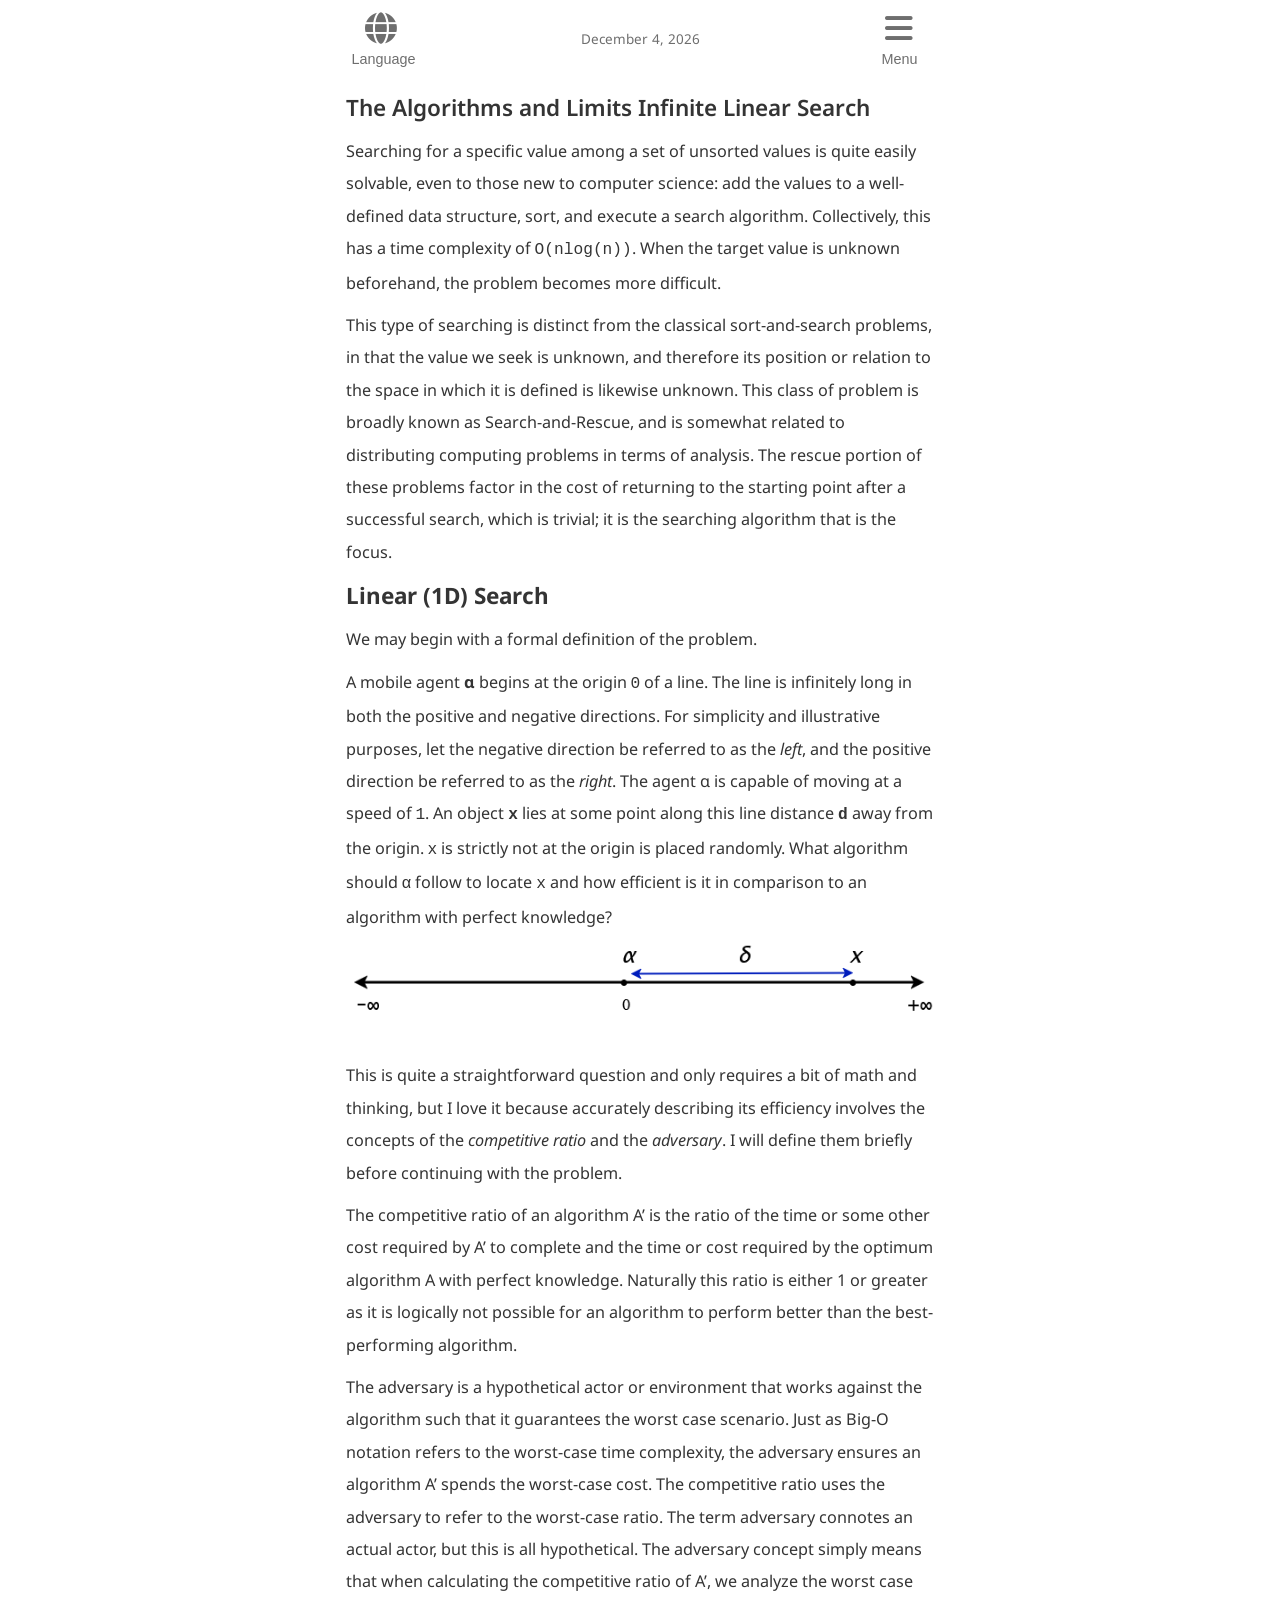
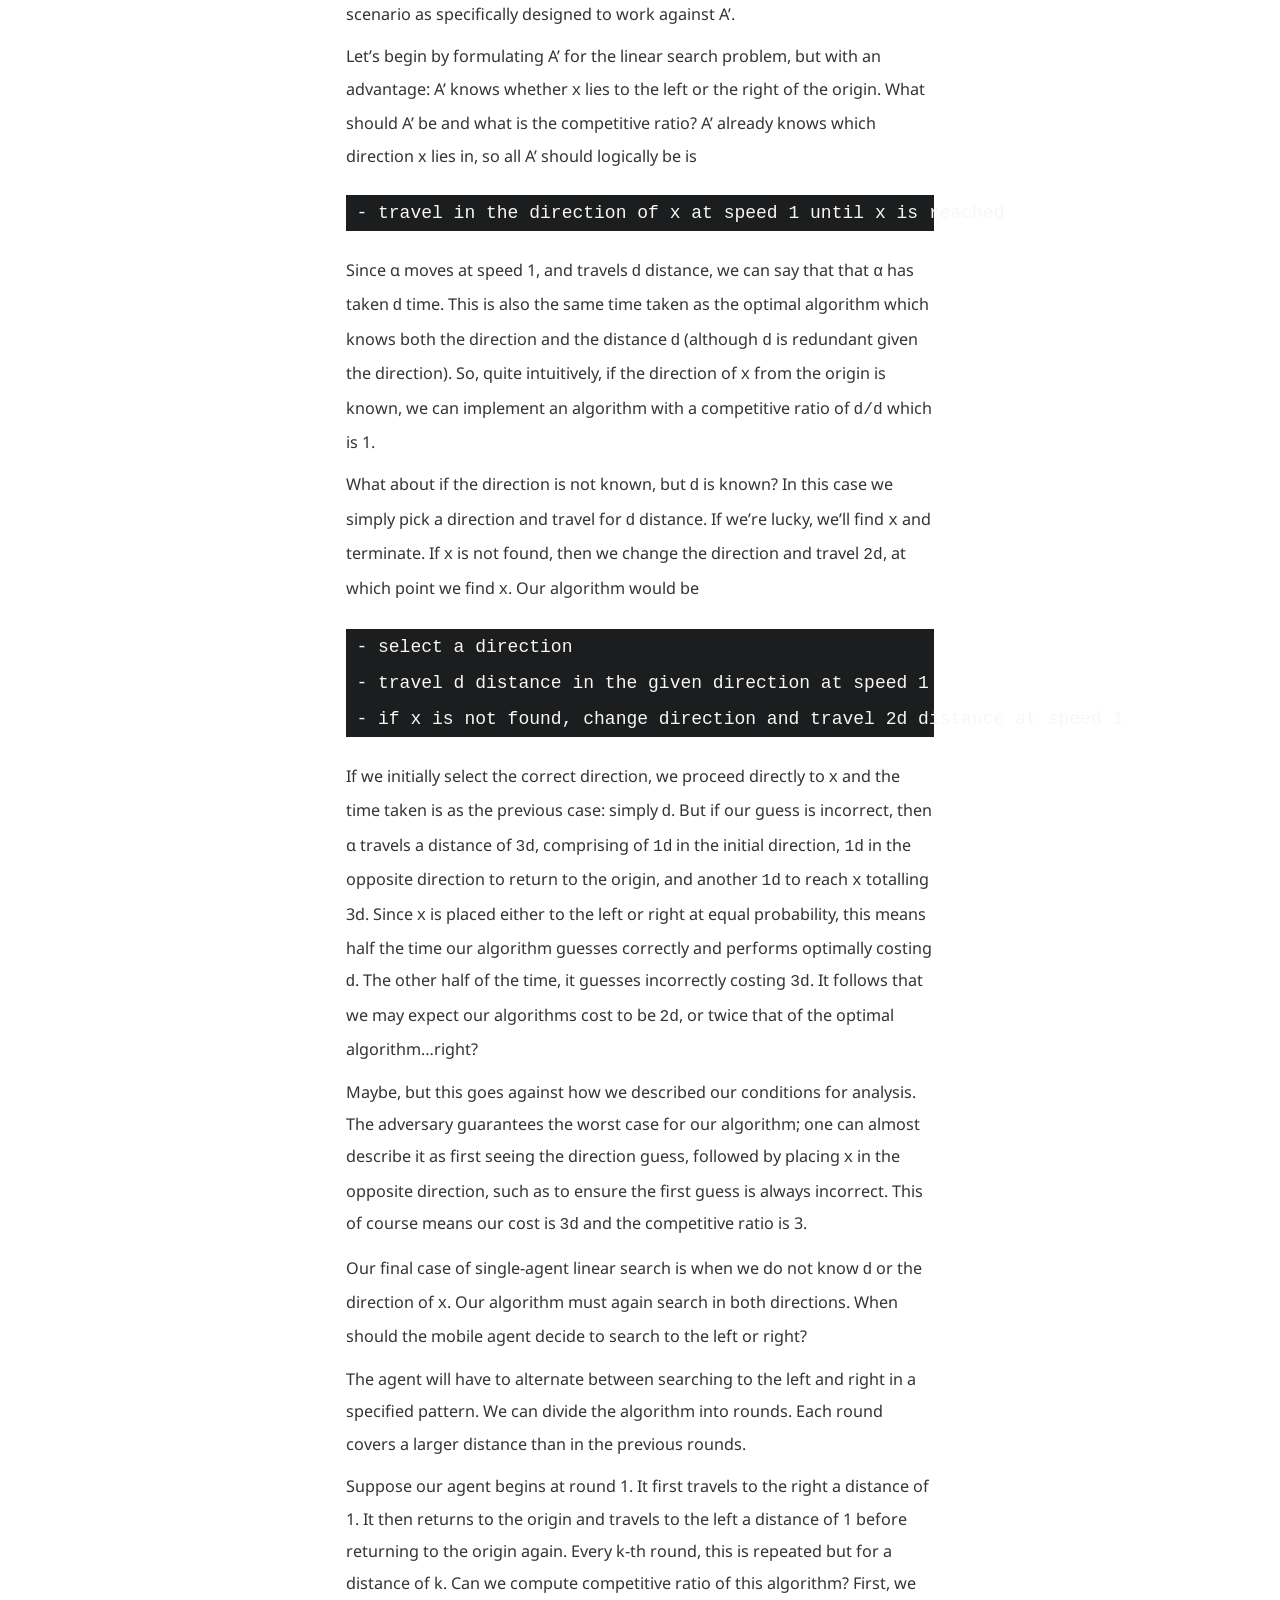
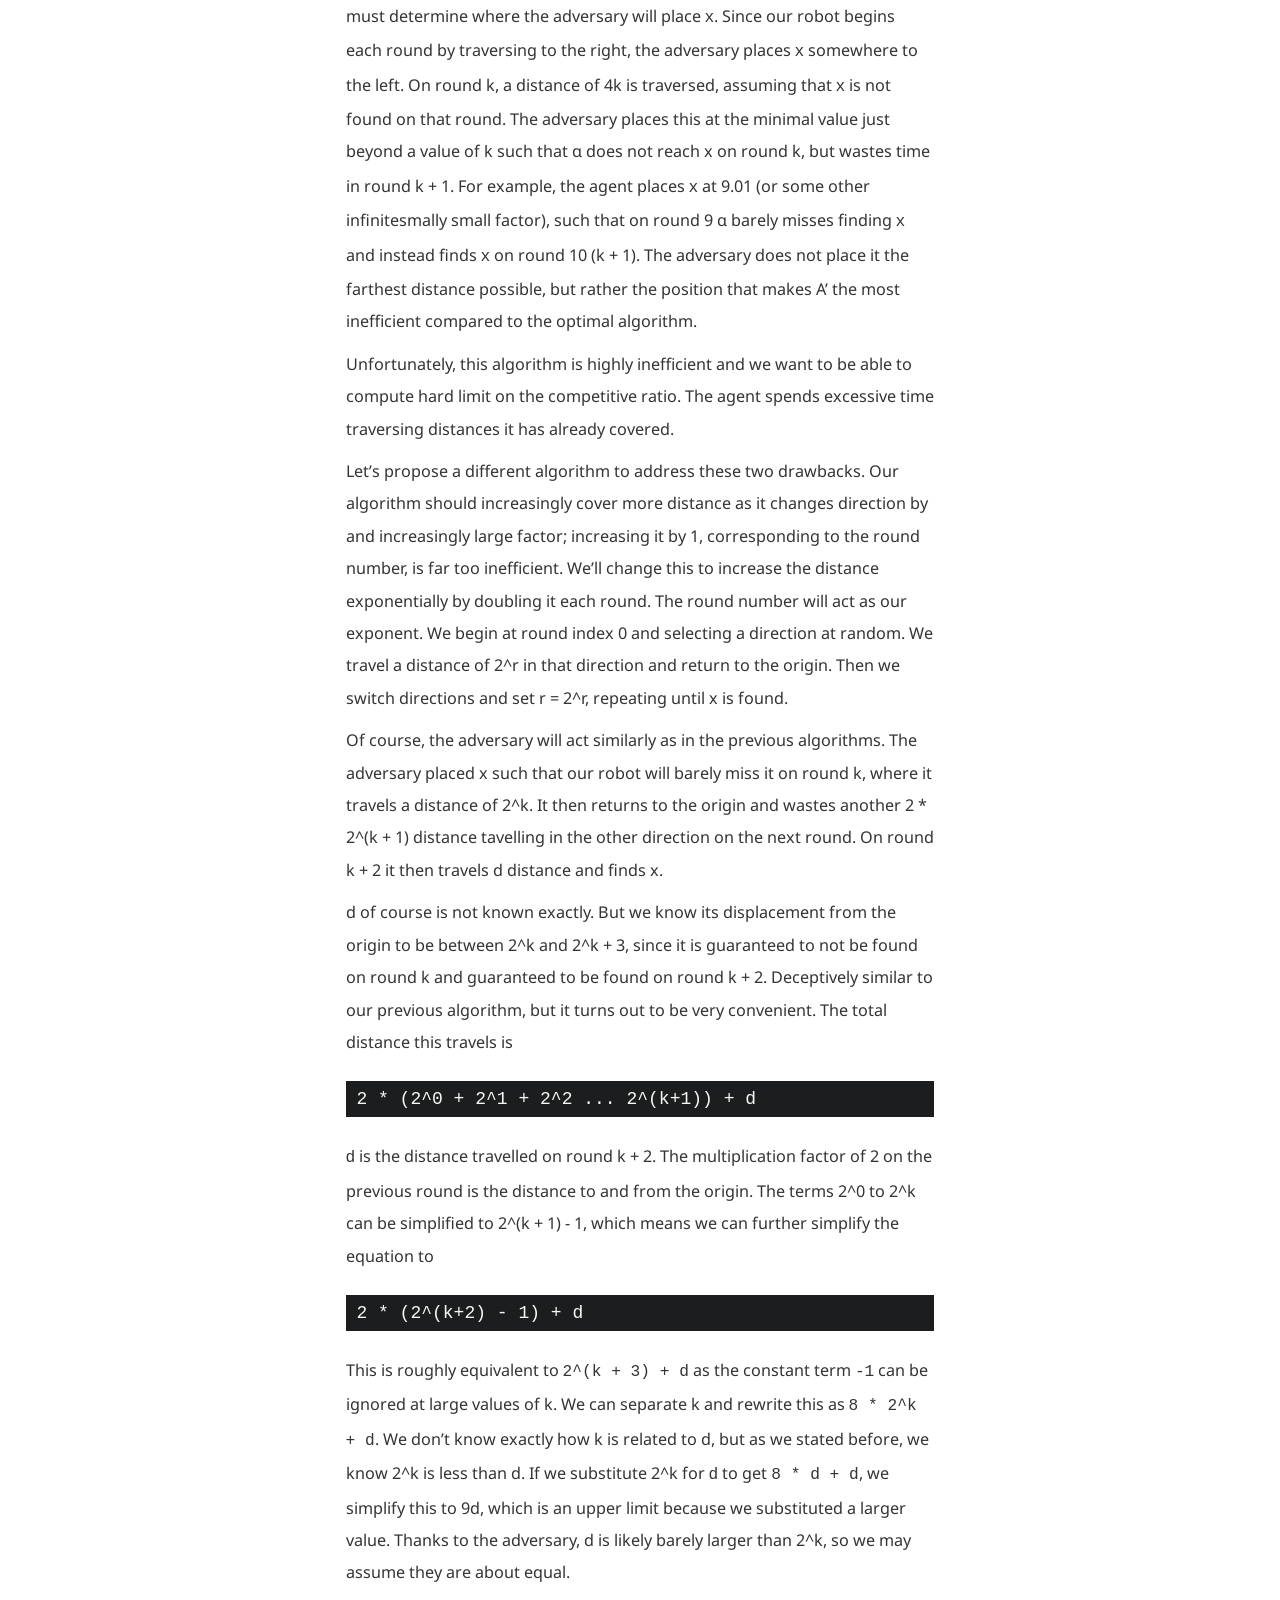
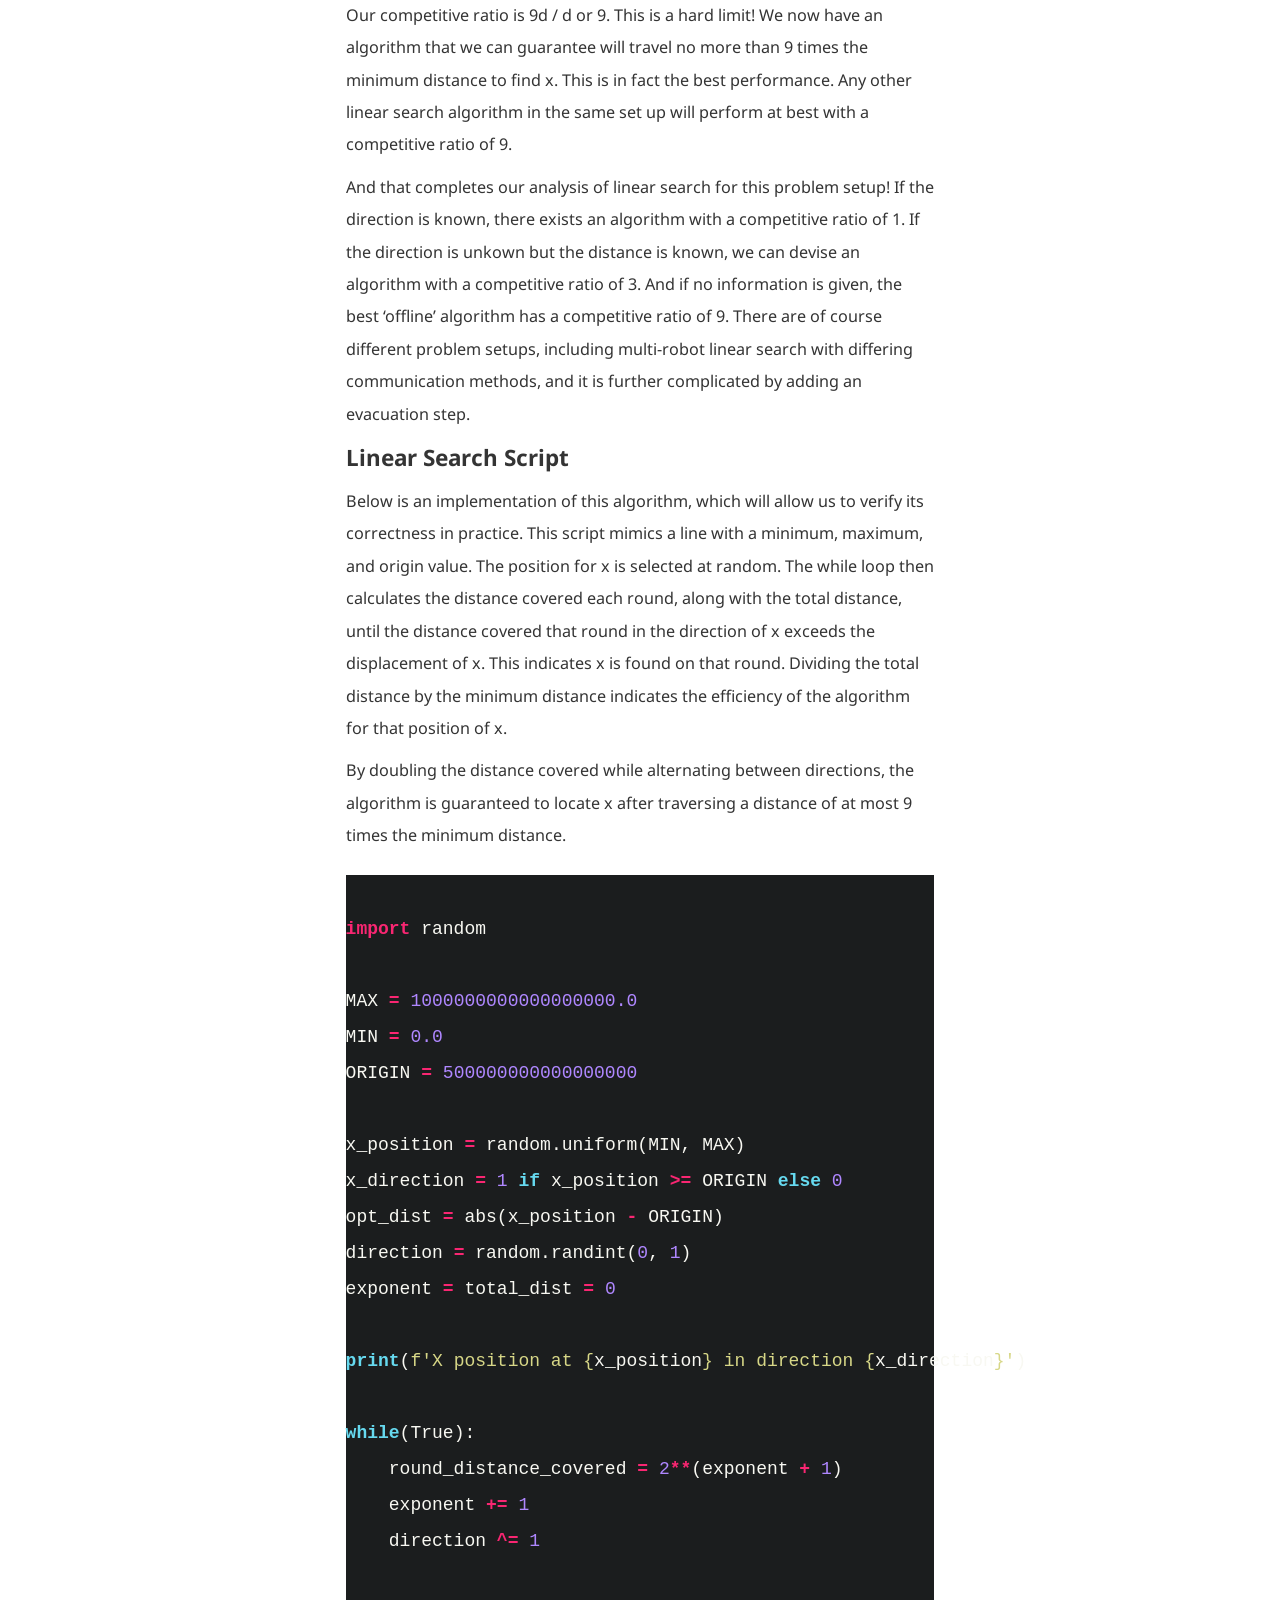
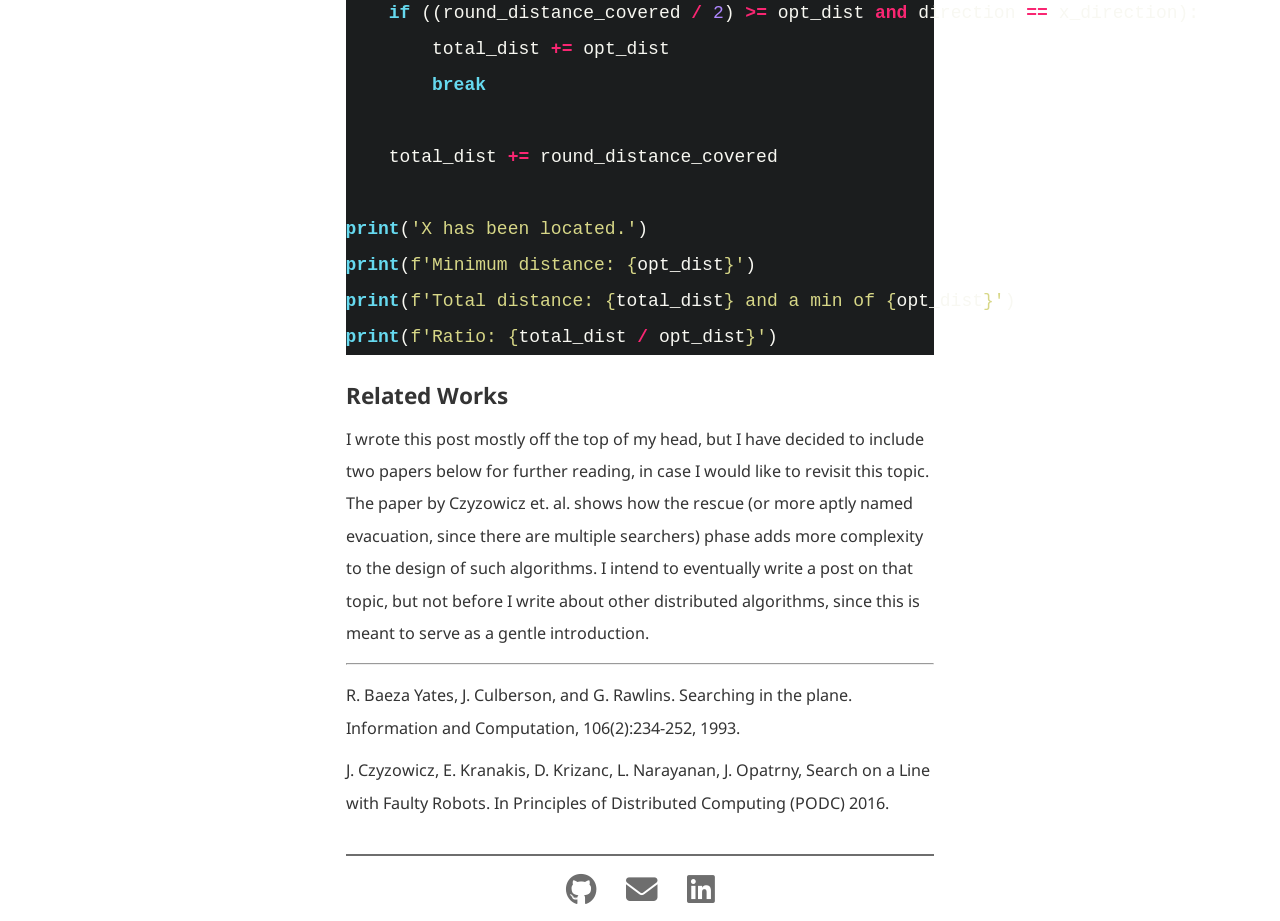
<file: 2026/01/10/cs-dsa-infinite-linear-search-I.html>
<!DOCTYPE html>
<head>
      <meta charset="UTF-8" />
  <meta name="viewport" content="width=device-width, initial-scale=1.0" />
  <meta name="description" content="Software developer." />
  <meta name="author" content="" />

  <meta name="robots" content="nofollow" />

  <link rel="preconnect" href="https://fonts.googleapis.com" />
  <link rel="preconnect" href="https://fonts.gstatic.com" crossorigin />
  <!-- <link
    href="https://fonts.googleapis.com/css2?family=Inter:ital,opsz,wght@0,14..32,100..900;1,14..32,100..900&display=swap"
    rel="stylesheet"
  /> -->

  <link rel="preconnect" href="https://fonts.googleapis.com">
  <link rel="preconnect" href="https://fonts.gstatic.com" crossorigin>
  <link href="https://fonts.googleapis.com/css2?family=Merriweather:ital,opsz,wght@0,18..144,300..900;1,18..144,300..900&display=swap" rel="stylesheet">

  <link href="https://fonts.googleapis.com/css2?family=Noto+Sans&family=Noto+Sans+JP&family=Noto+Sans+Arabic&display=swap" rel="stylesheet">


  <link rel="stylesheet" href="https://cdnjs.cloudflare.com/ajax/libs/font-awesome/6.5.0/css/all.min.css">


  <link
    rel="icon"
    href="/assets/images/favicon.ico"
    type="image/x-icon"
  />
  <link rel="stylesheet" href="/assets/css/main.css" />
  <script defer src="/assets/js/script.js"></script>

    <title>Hussein Adi - The Algorithms and Limits Infinite Linear Search</title>
</head>
<body>
    <div class="nav">
  <div class="nav-inner">
    
    <!-- Language Dropdown Toggle (Left) -->
    <button class="language-toggle" id="languageToggle" aria-label="Select language">
      <i class="fas fa-globe"></i>
      <div class="menu-icon-label">Language</div>
    </button>

    <a href="/">
      <div id="site-date" class="site-date">
        <!-- January 27, 2026 -->
      </div>
    </a>
    
    <!-- Burger Toggle (Right) -->
    <button class="burger" id="burgerToggle" aria-label="Toggle menu">
      <i class="fas fa-bars"></i>
      <div class="menu-icon-label">Menu</div>
    </button>

  </div>

  <!-- Language Dropdown Menu -->
  <div class="language-menu" id="languageMenu">
    <ul>
      <li><a href="/">English</a></li>
      <li><a href="/de">Deutsch</a></li>
      <!-- <li><a href="/fr">Français</a></li> -->
    </ul>
  </div>
</div>

<!-- Fullscreen Main Navigation Menu -->
<nav class="fullscreen-menu" id="mainMenu">
  <ul id="mainMenuList">
    <li><a href=/>Home</a></li>
    <!-- <li><a href="/experience"></a></li> -->
    <!-- <li><a href="/projects"></a></li> -->
    <li>
      <a href="/about">
      About
      </a>
    </li>
  </ul>
</nav>
    <section id="content">
        <div id="vertical-content">

			<div>
				<h1 class="post-title"> The Algorithms and Limits Infinite Linear Search 
					
				</h1>
			</div>
          
			<div class="post-content">
			<p>Searching for a specific value among a set of unsorted values is quite easily solvable, even to those new to computer science: add the values to a well-defined data structure, sort, and execute a search algorithm. Collectively, this has a time complexity of <code class="language-plaintext highlighter-rouge">O(nlog(n))</code>. When the target value is unknown beforehand, the problem becomes more difficult.</p>

<p>This type of searching is distinct from the classical sort-and-search problems, in that the value we seek is unknown, and therefore its position or relation to the space in which it is defined is likewise unknown. This class of problem is broadly known as Search-and-Rescue, and is somewhat related to distributing computing problems in terms of analysis. The rescue portion of these problems factor in the cost of returning to the starting point after a successful search, which is trivial; it is the searching algorithm that is the focus.</p>

<h1 id="linear-1d-search">Linear (1D) Search</h1>

<p>We may begin with a formal definition of the problem.</p>

<p>A mobile agent <b>α</b> begins at the origin <code class="language-plaintext highlighter-rouge">0</code> of a line. The line is infinitely long in both the positive and negative directions. For simplicity and illustrative purposes, let the negative direction be referred to as the <i>left</i>, and the positive direction be referred to as the <i>right</i>. The agent α is capable of moving at a speed of <code class="language-plaintext highlighter-rouge">1</code>. An object <b><code class="language-plaintext highlighter-rouge">x</code></b> lies at some point along this line distance <b><code class="language-plaintext highlighter-rouge">d</code></b> away from the origin. <code class="language-plaintext highlighter-rouge">x</code> is strictly not at the origin is placed randomly. What algorithm should <code class="language-plaintext highlighter-rouge">α</code> follow to locate <code class="language-plaintext highlighter-rouge">x</code> and how efficient is it in comparison to an algorithm with perfect knowledge?
<br /></p>

<p><img src="/assets/images/posts/cs-dsa-I.png" alt="" /></p>

<p><br />
This is quite a straightforward question and only requires a bit of math and thinking, but I love it because accurately describing its efficiency involves the concepts of the <i>competitive ratio</i> and the <i>adversary</i>. I will define them briefly before continuing with the problem.</p>

<p>The competitive ratio of an algorithm A’ is the ratio of the time or some other cost required by A’ to complete and the time or cost required by the optimum algorithm A with perfect knowledge. Naturally this ratio is either 1 or greater as it is logically not possible for an algorithm to perform better than the best-performing algorithm.</p>

<p>The adversary is a hypothetical actor or environment that works against the algorithm such that it guarantees the worst case scenario. Just as Big-O notation refers to the worst-case time complexity, the adversary ensures an algorithm A’ spends the worst-case cost. The competitive ratio uses the adversary to refer to the worst-case ratio. The term adversary connotes an actual actor, but this is all hypothetical. The adversary concept simply means that when calculating the competitive ratio of A’, we analyze the worst case scenario as specifically designed to work against A’.</p>

<p>Let’s begin by formulating A’ for the linear search problem, but with an advantage: A’ knows whether <code class="language-plaintext highlighter-rouge">x</code> lies to the left or the right of the origin. What should A’ be and what is the competitive ratio? A’ already knows which direction x lies in, so all A’ should logically be is</p>

<div class="language-plaintext highlighter-rouge"><div class="highlight"><pre class="highlight"><code> - travel in the direction of x at speed 1 until x is reached
</code></pre></div></div>

<p>Since α moves at speed 1, and travels <code class="language-plaintext highlighter-rouge">d</code> distance, we can say that that <code class="language-plaintext highlighter-rouge">α</code> has taken <code class="language-plaintext highlighter-rouge">d</code> time. This is also the same time taken as the optimal algorithm which knows both the direction and the distance <code class="language-plaintext highlighter-rouge">d</code> (although <code class="language-plaintext highlighter-rouge">d</code> is redundant given the direction). So, quite intuitively, if the direction of <code class="language-plaintext highlighter-rouge">x</code> from the origin is known, we can implement an algorithm with a competitive ratio of <code class="language-plaintext highlighter-rouge">d/d</code> which is 1.</p>

<p>What about if the direction is not known, but <code class="language-plaintext highlighter-rouge">d</code> is known? In this case we simply pick a direction and travel for <code class="language-plaintext highlighter-rouge">d</code> distance. If we’re lucky, we’ll find <code class="language-plaintext highlighter-rouge">x</code> and terminate. If <code class="language-plaintext highlighter-rouge">x</code> is not found, then we change the direction and travel <code class="language-plaintext highlighter-rouge">2d</code>, at which point we find <code class="language-plaintext highlighter-rouge">x</code>. Our algorithm would be</p>

<div class="language-plaintext highlighter-rouge"><div class="highlight"><pre class="highlight"><code> - select a direction
 - travel d distance in the given direction at speed 1
 - if x is not found, change direction and travel 2d distance at speed 1
</code></pre></div></div>

<p>If we initially select the correct direction, we proceed directly to <code class="language-plaintext highlighter-rouge">x</code> and the time taken is as the previous case: simply <code class="language-plaintext highlighter-rouge">d</code>. But if our guess is incorrect, then α travels a distance of <code class="language-plaintext highlighter-rouge">3d</code>, comprising of <code class="language-plaintext highlighter-rouge">1d</code> in the initial direction, <code class="language-plaintext highlighter-rouge">1d</code> in the opposite direction to return to the origin, and another <code class="language-plaintext highlighter-rouge">1d</code> to reach <code class="language-plaintext highlighter-rouge">x</code> totalling 3d. Since <code class="language-plaintext highlighter-rouge">x</code> is placed either to the left or right at equal probability, this means half the time our algorithm guesses correctly and performs optimally costing <code class="language-plaintext highlighter-rouge">d</code>. The other half of the time, it guesses incorrectly costing <code class="language-plaintext highlighter-rouge">3d</code>. It follows that we may expect our algorithms cost to be <code class="language-plaintext highlighter-rouge">2d</code>, or twice that of the optimal algorithm…right?</p>

<p>Maybe, but this goes against how we described our conditions for analysis. The adversary guarantees the worst case for our algorithm; one can almost describe it as first seeing the direction guess, followed by placing <code class="language-plaintext highlighter-rouge">x</code> in the opposite direction, such as to ensure the first guess is always incorrect. This of course means our cost is <code class="language-plaintext highlighter-rouge">3d</code> and the competitive ratio is 3.</p>

<p>Our final case of single-agent linear search is when we do not know <code class="language-plaintext highlighter-rouge">d</code> or the direction of <code class="language-plaintext highlighter-rouge">x</code>. Our algorithm must again search in both directions. When should the mobile agent decide to search to the left or right?</p>

<p>The agent will have to alternate between searching to the left and right in a specified pattern. We can divide the algorithm into rounds. Each round covers a larger distance than in the previous rounds.</p>

<p>Suppose our agent begins at round 1. It first travels to the right a distance of 1. It then returns to the origin and travels to the left a distance of 1 before returning to the origin again. Every k-th round, this is repeated but for a distance of k. Can we compute competitive ratio of this algorithm? First, we must determine where the adversary will place <code class="language-plaintext highlighter-rouge">x</code>. Since our robot begins each round by traversing to the right, the adversary places <code class="language-plaintext highlighter-rouge">x</code> somewhere to the left. On round k, a distance of 4k is traversed, assuming that <code class="language-plaintext highlighter-rouge">x</code> is not found on that round. The adversary places this at the minimal value just beyond a value of <code class="language-plaintext highlighter-rouge">k</code> such that  α does not reach x on round k, but wastes time in round k + 1. For example, the agent places <code class="language-plaintext highlighter-rouge">x</code> at 9.01 (or some other infinitesmally small factor), such that on round 9 α barely misses finding <code class="language-plaintext highlighter-rouge">x</code> and instead finds <code class="language-plaintext highlighter-rouge">x</code> on round 10 (k + 1). The adversary does not place it the farthest distance possible, but rather the position that makes A’ the most inefficient compared to the optimal algorithm.</p>

<p>Unfortunately, this algorithm is highly inefficient and we want to be able to compute hard limit on the competitive ratio. The agent spends excessive time traversing distances it has already covered.</p>

<p>Let’s propose a different algorithm to address these two drawbacks. Our algorithm should increasingly cover more distance as it changes direction by and increasingly large factor; increasing it by 1, corresponding to the round number, is far too inefficient. We’ll change this to increase the distance exponentially by doubling it each round. The round number will act as our exponent. We begin at round index 0 and selecting a direction at random. We travel a distance of 2^r in that direction and return to the origin. Then we switch directions and set r = 2^r, repeating until x is found.</p>

<p>Of course, the adversary will act similarly as in the previous algorithms. The adversary placed x such that our robot will barely miss it on round k, where it travels a distance of 2^k. It then returns to the origin and wastes another 2 * 2^(k + 1) distance tavelling in the other direction on the next round. On round k + 2 it then travels d distance and finds x.</p>

<p>d of course is not known exactly. But we know its displacement from the origin to be between 2^k and 2^k + 3, since it is guaranteed to not be found on round k and guaranteed to be found on round k + 2. Deceptively similar to our previous algorithm, but it turns out to be very convenient. The total distance this travels is</p>

<div class="language-plaintext highlighter-rouge"><div class="highlight"><pre class="highlight"><code> 2 * (2^0 + 2^1 + 2^2 ... 2^(k+1)) + d
</code></pre></div></div>

<p><code class="language-plaintext highlighter-rouge">d</code> is the distance travelled on round k + 2. The multiplication factor of 2 on the previous round is the distance to and from the origin. The terms 2^0 to 2^k can be simplified to 2^(k + 1) - 1, which means we can further simplify the equation to</p>

<div class="language-plaintext highlighter-rouge"><div class="highlight"><pre class="highlight"><code> 2 * (2^(k+2) - 1) + d
</code></pre></div></div>

<p>This is roughly equivalent to <code class="language-plaintext highlighter-rouge">2^(k + 3) + d</code> as the constant term <code class="language-plaintext highlighter-rouge">-1</code> can be ignored at large values of k. We can separate k and rewrite this as <code class="language-plaintext highlighter-rouge">8 * 2^k + d</code>. We don’t know exactly how k is related to d, but as we stated before, we know 2^k is less than d. If we substitute 2^k for <code class="language-plaintext highlighter-rouge">d</code> to get <code class="language-plaintext highlighter-rouge">8 * d + d</code>, we simplify this to 9d, which is an upper limit because we substituted a larger value. Thanks to the adversary, d is likely barely larger than 2^k, so we may assume they are about equal.</p>

<p>Our competitive ratio is 9d / d or 9. This is a hard limit! We now have an algorithm that we can guarantee will travel no more than 9 times the minimum distance to find x. This is in fact the best performance. Any other linear search algorithm in the same set up will perform at best with a competitive ratio of 9.</p>

<p>And that completes our analysis of linear search for this problem setup! If the direction is known, there exists an algorithm with a competitive ratio of 1. If the direction is unkown but the distance is known, we can devise an algorithm with a competitive ratio of 3. And if no information is given, the best ‘offline’ algorithm has a competitive ratio of 9. There are of course different problem setups, including multi-robot linear search with differing communication methods, and it is further complicated by adding an evacuation step.</p>

<h1 id="linear-search-script">Linear Search Script</h1>

<p>Below is an implementation of this algorithm, which will allow us to verify its correctness in practice. This script mimics a line with a minimum, maximum, and origin value. The position for x is selected at random. The while loop then calculates the distance covered each round, along with the total distance, until the distance covered that round in the direction of x exceeds the displacement of x. This indicates x is found on that round. Dividing the total distance by the minimum distance indicates the efficiency of the algorithm for that position of x.</p>

<p>By doubling the distance covered while alternating between directions, the algorithm is guaranteed to locate x after traversing a distance of at most 9 times the minimum distance.</p>

<div class="language-python highlighter-rouge"><div class="highlight"><pre class="highlight"><code>
<span class="kn">import</span> <span class="nn">random</span>

<span class="n">MAX</span> <span class="o">=</span> <span class="mf">1000000000000000000.0</span>
<span class="n">MIN</span> <span class="o">=</span> <span class="mf">0.0</span>
<span class="n">ORIGIN</span> <span class="o">=</span> <span class="mi">500000000000000000</span>

<span class="n">x_position</span> <span class="o">=</span> <span class="n">random</span><span class="p">.</span><span class="n">uniform</span><span class="p">(</span><span class="n">MIN</span><span class="p">,</span> <span class="n">MAX</span><span class="p">)</span>
<span class="n">x_direction</span> <span class="o">=</span> <span class="mi">1</span> <span class="k">if</span> <span class="n">x_position</span> <span class="o">&gt;=</span> <span class="n">ORIGIN</span> <span class="k">else</span> <span class="mi">0</span>
<span class="n">opt_dist</span> <span class="o">=</span> <span class="nb">abs</span><span class="p">(</span><span class="n">x_position</span> <span class="o">-</span> <span class="n">ORIGIN</span><span class="p">)</span>
<span class="n">direction</span> <span class="o">=</span> <span class="n">random</span><span class="p">.</span><span class="n">randint</span><span class="p">(</span><span class="mi">0</span><span class="p">,</span> <span class="mi">1</span><span class="p">)</span>
<span class="n">exponent</span> <span class="o">=</span> <span class="n">total_dist</span> <span class="o">=</span> <span class="mi">0</span>

<span class="k">print</span><span class="p">(</span><span class="sa">f</span><span class="s">'X position at </span><span class="si">{</span><span class="n">x_position</span><span class="si">}</span><span class="s"> in direction </span><span class="si">{</span><span class="n">x_direction</span><span class="si">}</span><span class="s">'</span><span class="p">)</span>

<span class="k">while</span><span class="p">(</span><span class="bp">True</span><span class="p">):</span>
    <span class="n">round_distance_covered</span> <span class="o">=</span> <span class="mi">2</span><span class="o">**</span><span class="p">(</span><span class="n">exponent</span> <span class="o">+</span> <span class="mi">1</span><span class="p">)</span>
    <span class="n">exponent</span> <span class="o">+=</span> <span class="mi">1</span>
    <span class="n">direction</span> <span class="o">^=</span> <span class="mi">1</span>

    <span class="k">if</span> <span class="p">((</span><span class="n">round_distance_covered</span> <span class="o">/</span> <span class="mi">2</span><span class="p">)</span> <span class="o">&gt;=</span> <span class="n">opt_dist</span> <span class="ow">and</span> <span class="n">direction</span> <span class="o">==</span> <span class="n">x_direction</span><span class="p">):</span>
        <span class="n">total_dist</span> <span class="o">+=</span> <span class="n">opt_dist</span>
        <span class="k">break</span>

    <span class="n">total_dist</span> <span class="o">+=</span> <span class="n">round_distance_covered</span>

<span class="k">print</span><span class="p">(</span><span class="s">'X has been located.'</span><span class="p">)</span>
<span class="k">print</span><span class="p">(</span><span class="sa">f</span><span class="s">'Minimum distance: </span><span class="si">{</span><span class="n">opt_dist</span><span class="si">}</span><span class="s">'</span><span class="p">)</span>
<span class="k">print</span><span class="p">(</span><span class="sa">f</span><span class="s">'Total distance: </span><span class="si">{</span><span class="n">total_dist</span><span class="si">}</span><span class="s"> and a min of </span><span class="si">{</span><span class="n">opt_dist</span><span class="si">}</span><span class="s">'</span><span class="p">)</span>
<span class="k">print</span><span class="p">(</span><span class="sa">f</span><span class="s">'Ratio: </span><span class="si">{</span><span class="n">total_dist</span> <span class="o">/</span> <span class="n">opt_dist</span><span class="si">}</span><span class="s">'</span><span class="p">)</span>
</code></pre></div></div>

<h1 id="related-works">Related Works</h1>

<p>I wrote this post mostly off the top of my head, but I have decided to include two papers below for further reading, in case I would like to revisit this topic. The paper by Czyzowicz et. al. shows how the rescue (or more aptly named evacuation, since there are multiple searchers) phase adds more complexity to the design of such algorithms. I intend to eventually write a post on that topic, but not before I write about other distributed algorithms, since this is meant to serve as a gentle introduction.</p>

<hr />
<p>R. Baeza Yates, J. Culberson, and G. Rawlins. Searching in the plane.
Information and Computation, 106(2):234-252, 1993.</p>

<p>J. Czyzowicz, E. Kranakis, D. Krizanc, L. Narayanan, J. Opatrny,
Search on a Line with Faulty Robots. In Principles of Distributed
Computing (PODC) 2016.</p>

			</div>
        </div>
    </section>
	
	<!-- FOOTER BEGIN -->
<div>
  <div class="hline-grey"></div>
  <div class="icon-container">
    <a href="https://github.com/ehrenamt" aria-label="GitHub">
      <i class="fab fa-github icon"></i>
    </a>
    <a href="mailto:applications.making780@passinbox.com" aria-label="Email">
      <i class="fas fa-envelope icon"></i>
    </a>
    <a href="https://www.linkedin.com/in/husseinca/" aria-label="LinkedIn">
      <i class="fab fa-linkedin icon"></i>
    </a>
  </div>

  <p style="font-size: 11px; padding: 10px 0 15px 0; text-align: center;">Copyright &copy; 2025 - 2026 Hussein Adi | <a href="/copyright"><span class="green-link-text">License</span></a></p>
</div>
<!-- FOOTER END -->

    
</body>
</html>
</file>
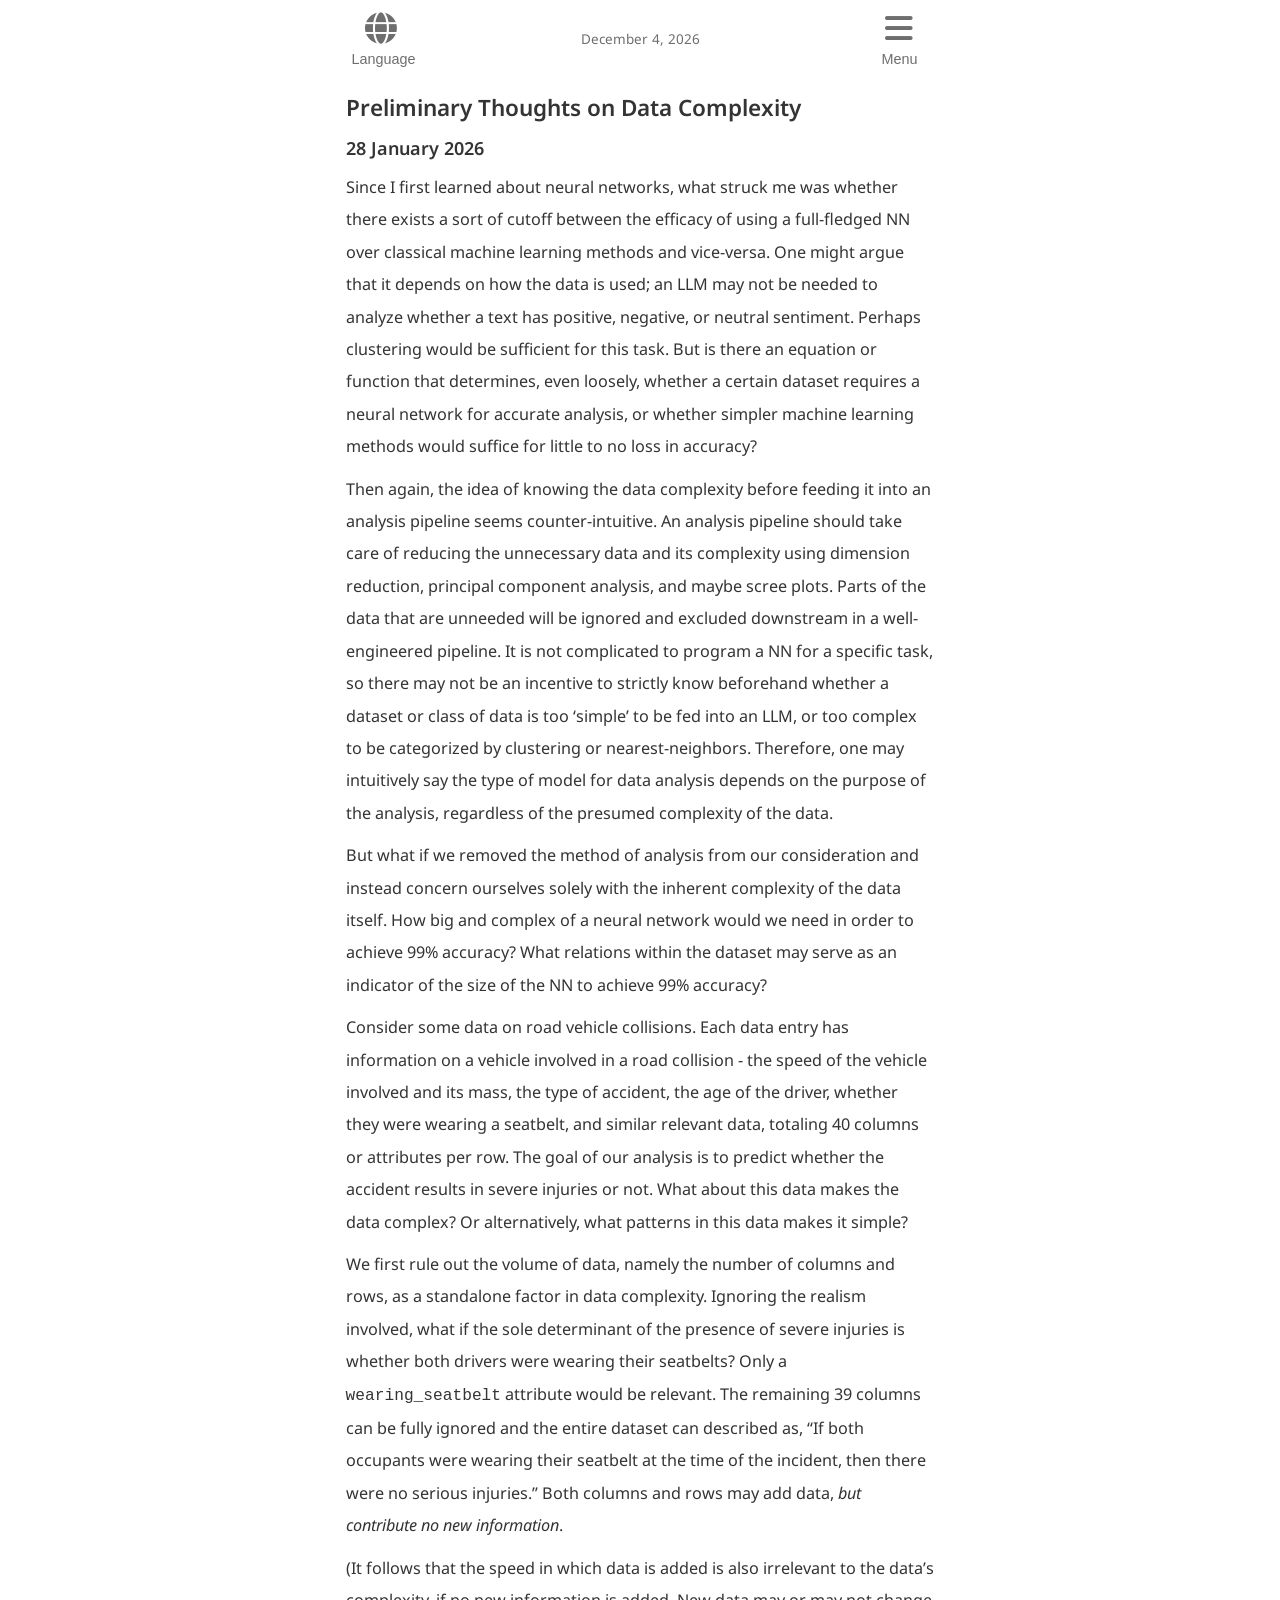
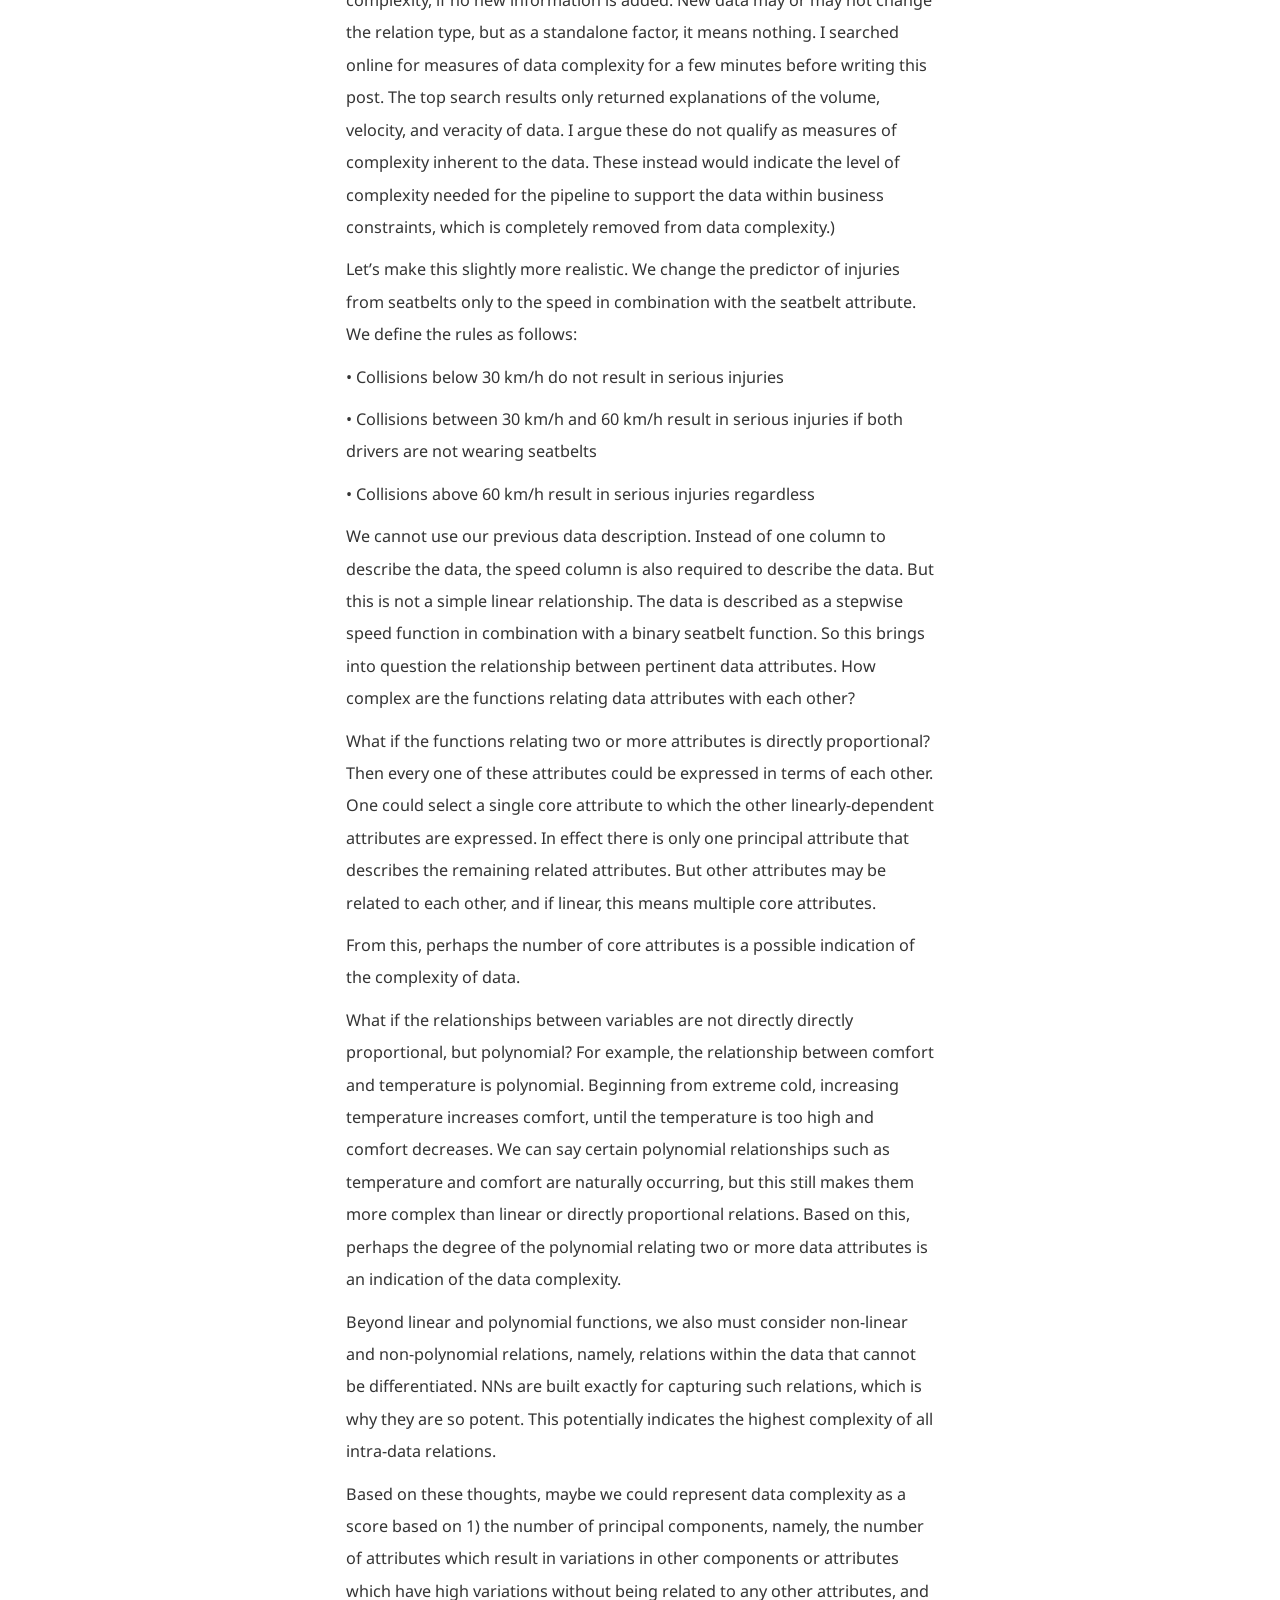
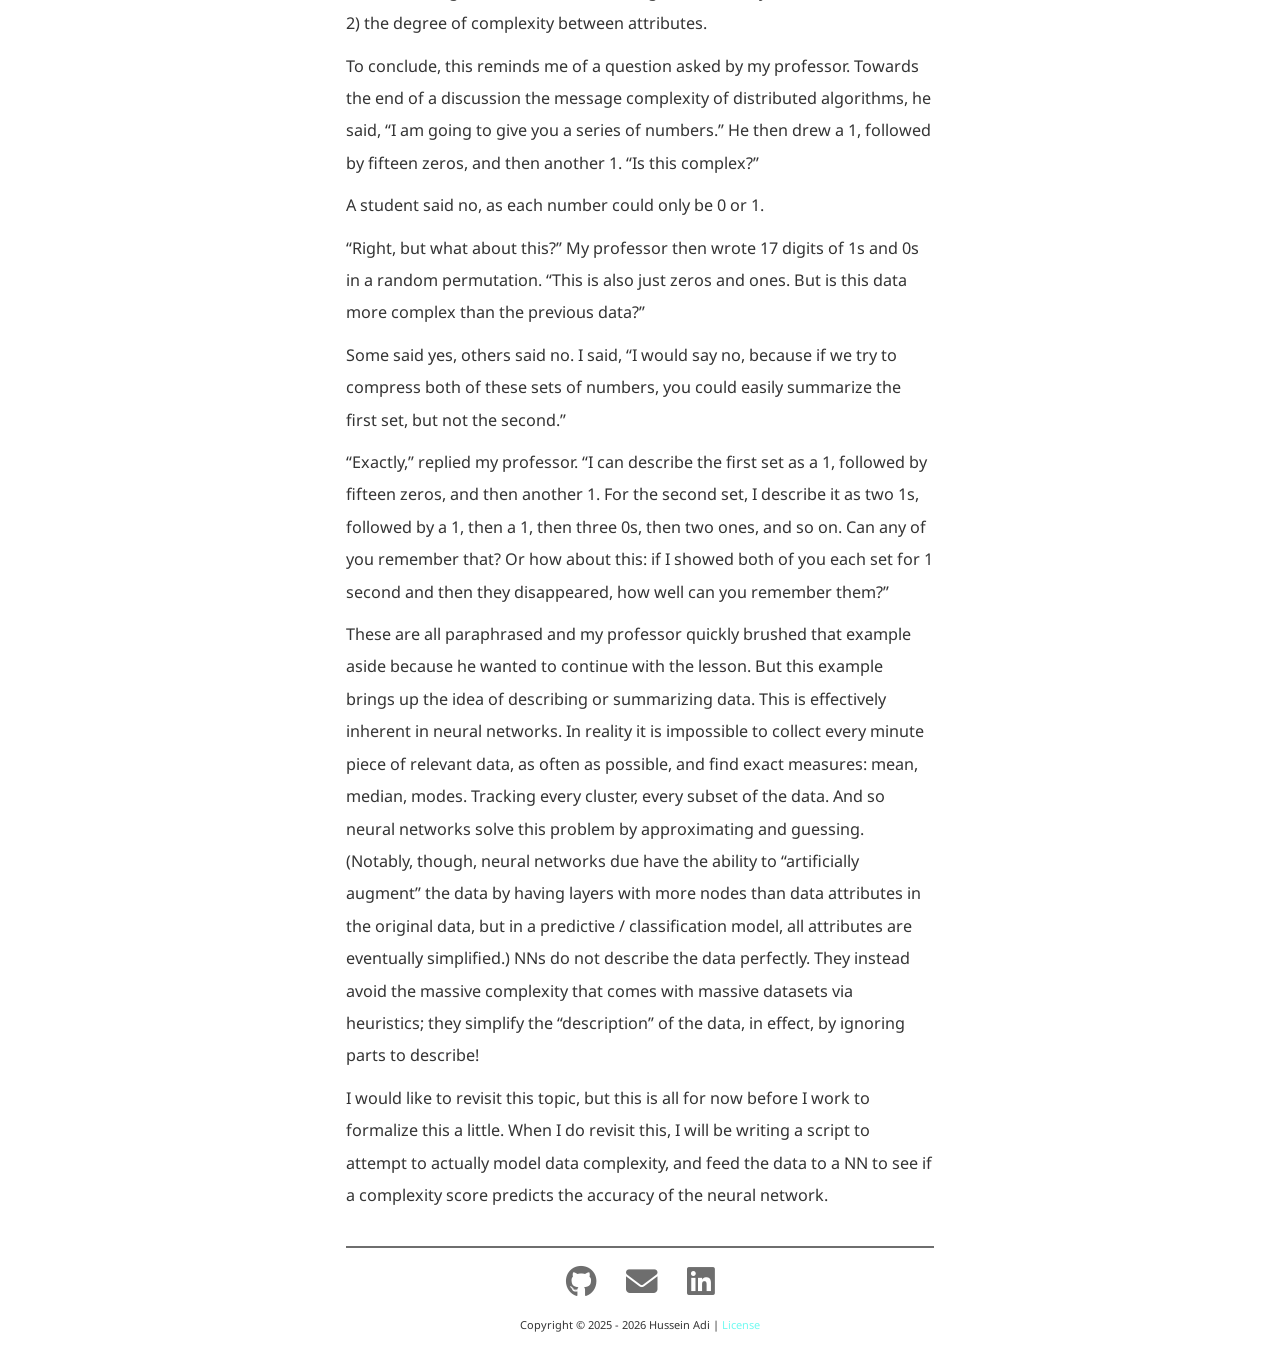
<file: 2026/01/28/cs-dta-preliminary-thoughts-on-data-complexity-I.html>
<!DOCTYPE html>
<head>
      <meta charset="UTF-8" />
  <meta name="viewport" content="width=device-width, initial-scale=1.0" />
  <meta name="description" content="A technical blog focusing mostly on computer science, engineering, and urban spaces." />
  <meta name="author" content="" />

  <meta name="robots" content="nofollow" />

  <link rel="preconnect" href="https://fonts.googleapis.com">
  <link rel="preconnect" href="https://fonts.gstatic.com" crossorigin>
  <link href="https://fonts.googleapis.com/css2?family=Merriweather:ital,opsz,wght@0,18..144,300..900;1,18..144,300..900&display=swap" rel="stylesheet">

  <link href="https://fonts.googleapis.com/css2?family=Noto+Sans&family=Noto+Sans+JP&family=Noto+Sans+Arabic&display=swap" rel="stylesheet">


  <link rel="stylesheet" href="https://cdnjs.cloudflare.com/ajax/libs/font-awesome/6.5.0/css/all.min.css">


  <link
    rel="icon"
    href="/assets/images/favicon.png"
    type="image/x-icon"
  />
  <link rel="stylesheet" href="/assets/css/main.css" />
  <script defer src="/assets/js/script.js"></script>

    <title>Preliminary Thoughts on Data Complexity</title>
</head>
<body>
    <div class="nav">
  <div class="nav-inner">
    
    <!-- Language Dropdown Toggle (Left) -->
    <button class="language-toggle" id="languageToggle" aria-label="Select language">
      <i class="fas fa-globe"></i>
      <div class="menu-icon-label">Language</div>
    </button>

    <a href="/">
      <div id="site-date" class="site-date">
        <!-- September 01, 2026 -->
      </div>
    </a>
    
    <!-- Burger Toggle (Right) -->
    <button class="burger" id="burgerToggle" aria-label="Toggle menu">
      <i class="fas fa-bars"></i>
      <div class="menu-icon-label">Menu</div>
    </button>

  </div>

  <!-- Language Dropdown Menu -->
  <div class="language-menu" id="languageMenu">
    <ul>
      <li><a href="/">English</a></li>
      <li><a href="/de">Deutsch</a></li>
      <!-- <li><a href="/fr">Français</a></li> -->
    </ul>
  </div>
</div>

<!-- Fullscreen Main Navigation Menu -->
<nav class="fullscreen-menu" id="mainMenu">
  <ul id="mainMenuList">
    <li><a href=/>Home</a></li>
    <!-- <li><a href="/experience"></a></li> -->
    <!-- <li><a href="/projects"></a></li> -->
    <li>
      <a href="/about">
      About
      </a>
    </li>
  </ul>
</nav>
    <section id="content">
        <div id="vertical-content">

			<div>
				<h1 class="post-title"> Preliminary Thoughts on Data Complexity 
					
				</h1>
				<h2>28 January 2026</h2>
			</div>
          
			<div class="post-content">
			<p>Since I first learned about neural networks, what struck me was whether there exists a sort of cutoff between the efficacy of using a full-fledged NN over classical machine learning methods and vice-versa. One might argue that it depends on how the data is used; an LLM may not be needed to analyze whether a text has positive, negative, or neutral sentiment. Perhaps clustering would be sufficient for this task. But is there an equation or function that determines, even loosely, whether a certain dataset requires a neural network for accurate analysis, or whether simpler machine learning methods would suffice for little to no loss in accuracy?</p>

<p>Then again, the idea of knowing the data complexity before feeding it into an analysis pipeline seems counter-intuitive. An analysis pipeline should take care of reducing the unnecessary data and its complexity using dimension reduction, principal component analysis, and maybe scree plots. Parts of the data that are unneeded will be ignored and excluded downstream in a well-engineered pipeline. It is not complicated to program a NN for a specific task, so there may not be an incentive to strictly know beforehand whether a dataset or class of data is too ‘simple’ to be fed into an LLM, or too complex to be categorized by clustering or nearest-neighbors. Therefore, one may intuitively say the type of model for data analysis depends on the purpose of the analysis, regardless of the presumed complexity of the data.</p>

<p>But what if we removed the method of analysis from our consideration and instead concern ourselves solely with the inherent complexity of the data itself. How big and complex of a neural network would we need in order to achieve 99% accuracy? What relations within the dataset may serve as an indicator of the size of the NN to achieve 99% accuracy?</p>

<p>Consider some data on road vehicle collisions. Each data entry has information on a vehicle involved in a road collision - the speed of the vehicle involved and its mass, the type of accident, the age of the driver, whether they were wearing a seatbelt, and similar relevant data, totaling 40 columns or attributes per row. The goal of our analysis is to predict whether the accident results in severe injuries or not. What about this data makes the data complex? Or alternatively, what patterns in this data makes it simple?</p>

<p>We first rule out the volume of data, namely the number of columns and rows, as a standalone factor in data complexity. Ignoring the realism involved, what if the sole determinant of the presence of severe injuries is whether both drivers were wearing their seatbelts? Only a <code class="language-plaintext highlighter-rouge">wearing_seatbelt</code> attribute would be relevant. The remaining 39 columns can be fully ignored and the entire dataset can described as, “If both occupants were wearing their seatbelt at the time of the incident, then there were no serious injuries.” Both columns and rows may add data, <em>but contribute no new information</em>.</p>

<p>(It follows that the speed in which data is added is also irrelevant to the data’s complexity, if no new information is added. New data may or may not change the relation type, but as a standalone factor, it means nothing. I searched online for measures of data complexity for a few minutes before writing this post. The top search results only returned explanations of the volume, velocity, and veracity of data. I argue these do not qualify as measures of complexity inherent to the data. These instead would indicate the level of complexity needed for the pipeline to support the data within business constraints, which is completely removed from data complexity.)</p>

<p>Let’s make this slightly more realistic. We change the predictor of injuries from seatbelts only to the speed in combination with the seatbelt attribute. We define the rules as follows:</p>

<p>• Collisions below 30 km/h do not result in serious injuries</p>

<p>• Collisions between 30 km/h and 60 km/h result in serious injuries if both drivers are not wearing seatbelts</p>

<p>• Collisions above 60 km/h result in serious injuries regardless</p>

<p>We cannot use our previous data description. Instead of one column to describe the data, the speed column is also required to describe the data. But this is not a simple linear relationship. The data is described as a stepwise speed function in combination with a binary seatbelt function. So this brings into question the relationship between pertinent data attributes. How complex are the functions relating data attributes with each other?</p>

<p>What if the functions relating two or more attributes is directly proportional? Then every one of these attributes could be expressed in terms of each other. One could select a single core attribute to which the other linearly-dependent attributes are expressed. In effect there is only one principal attribute that describes the remaining related attributes. But other attributes may be related to each other, and if linear, this means multiple core attributes.</p>

<p>From this, perhaps the number of core attributes is a possible indication of the complexity of data.</p>

<p>What if the relationships between variables are not directly directly proportional, but polynomial? For example, the relationship between comfort and temperature is polynomial. Beginning from extreme cold, increasing temperature increases comfort, until the temperature is too high and comfort decreases. We can say certain polynomial relationships such as temperature and comfort are naturally occurring, but this still makes them more complex than linear or directly proportional relations. Based on this, perhaps the degree of the polynomial relating two or more data attributes is an indication of the data complexity.</p>

<p>Beyond linear and polynomial functions, we also must consider non-linear and non-polynomial relations, namely, relations within the data that cannot be differentiated. NNs are built exactly for capturing such relations, which is why they are so potent. This potentially indicates the highest complexity of all intra-data relations.</p>

<p>Based on these thoughts, maybe we could represent data complexity as a score based on 1) the number of principal components, namely, the number of attributes which result in variations in other components or attributes which have high variations without being related to any other attributes, and 2) the degree of complexity between attributes.</p>

<p>To conclude, this reminds me of a question asked by my professor. Towards the end of a discussion the message complexity of distributed algorithms, he said, “I am going to give you a series of numbers.” He then drew a 1, followed by  fifteen zeros, and then another 1. “Is this complex?”</p>

<p>A student said no, as each number could only be 0 or 1.</p>

<p>“Right, but what about this?” My professor then wrote 17 digits of 1s and 0s in a random permutation. “This is also just zeros and ones. But is this data more complex than the previous data?”</p>

<p>Some said yes, others said no. I said, “I would say no, because if we try to compress both of these sets of numbers, you could easily summarize the first set, but not the second.”</p>

<p>“Exactly,” replied my professor. “I can describe the first set as a 1, followed by fifteen zeros, and then another 1. For the second set, I describe it as two 1s, followed by a 1, then a 1, then three 0s, then two ones, and so on. Can any of you remember that? Or how about this: if I showed both of you each set for 1 second and then they disappeared, how well can you remember them?”</p>

<p>These are all paraphrased and my professor quickly brushed that example aside because he wanted to continue with the lesson. But this example brings up the idea of describing or summarizing data. This is effectively inherent in neural networks. In reality it is impossible to collect every minute piece of relevant data, as often as possible, and find exact measures: mean, median, modes. Tracking every cluster, every subset of the data. And so neural networks solve this problem by approximating and guessing. (Notably, though, neural networks due have the ability to “artificially augment” the data by having layers with more nodes than data attributes in the original data, but in a predictive / classification model, all attributes are eventually simplified.) NNs do not describe the data perfectly. They instead avoid the massive complexity that comes with massive datasets via heuristics; they simplify the “description” of the data, in effect, by ignoring parts to describe!</p>

<p>I would like to revisit this topic, but this is all for now before I work to formalize this a little. When I do revisit this, I will be writing a script to attempt to actually model data complexity, and feed the data to a NN to see if a complexity score predicts the accuracy of the neural network.</p>

			</div>
        </div>
    </section>
	
	<!-- FOOTER BEGIN -->
<div>
  <div class="hline-grey"></div>
  <div class="icon-container">
    <a href="https://github.com/ehrenamt" aria-label="GitHub">
      <i class="fab fa-github icon"></i>
    </a>
    <a href="mailto:applications.making780@passinbox.com" aria-label="Email">
      <i class="fas fa-envelope icon"></i>
    </a>
    <a href="https://www.linkedin.com/in/husseinca/" aria-label="LinkedIn">
      <i class="fab fa-linkedin icon"></i>
    </a>
  </div>

  <p style="font-size: 11px; padding: 10px 0 15px 0; text-align: center;">Copyright &copy; 2025 - 2026 Hussein Adi | <a href="/copyright"><span class="green-link-text">License</span></a></p>
</div>
<!-- FOOTER END -->

    
</body>
</html>
</file>
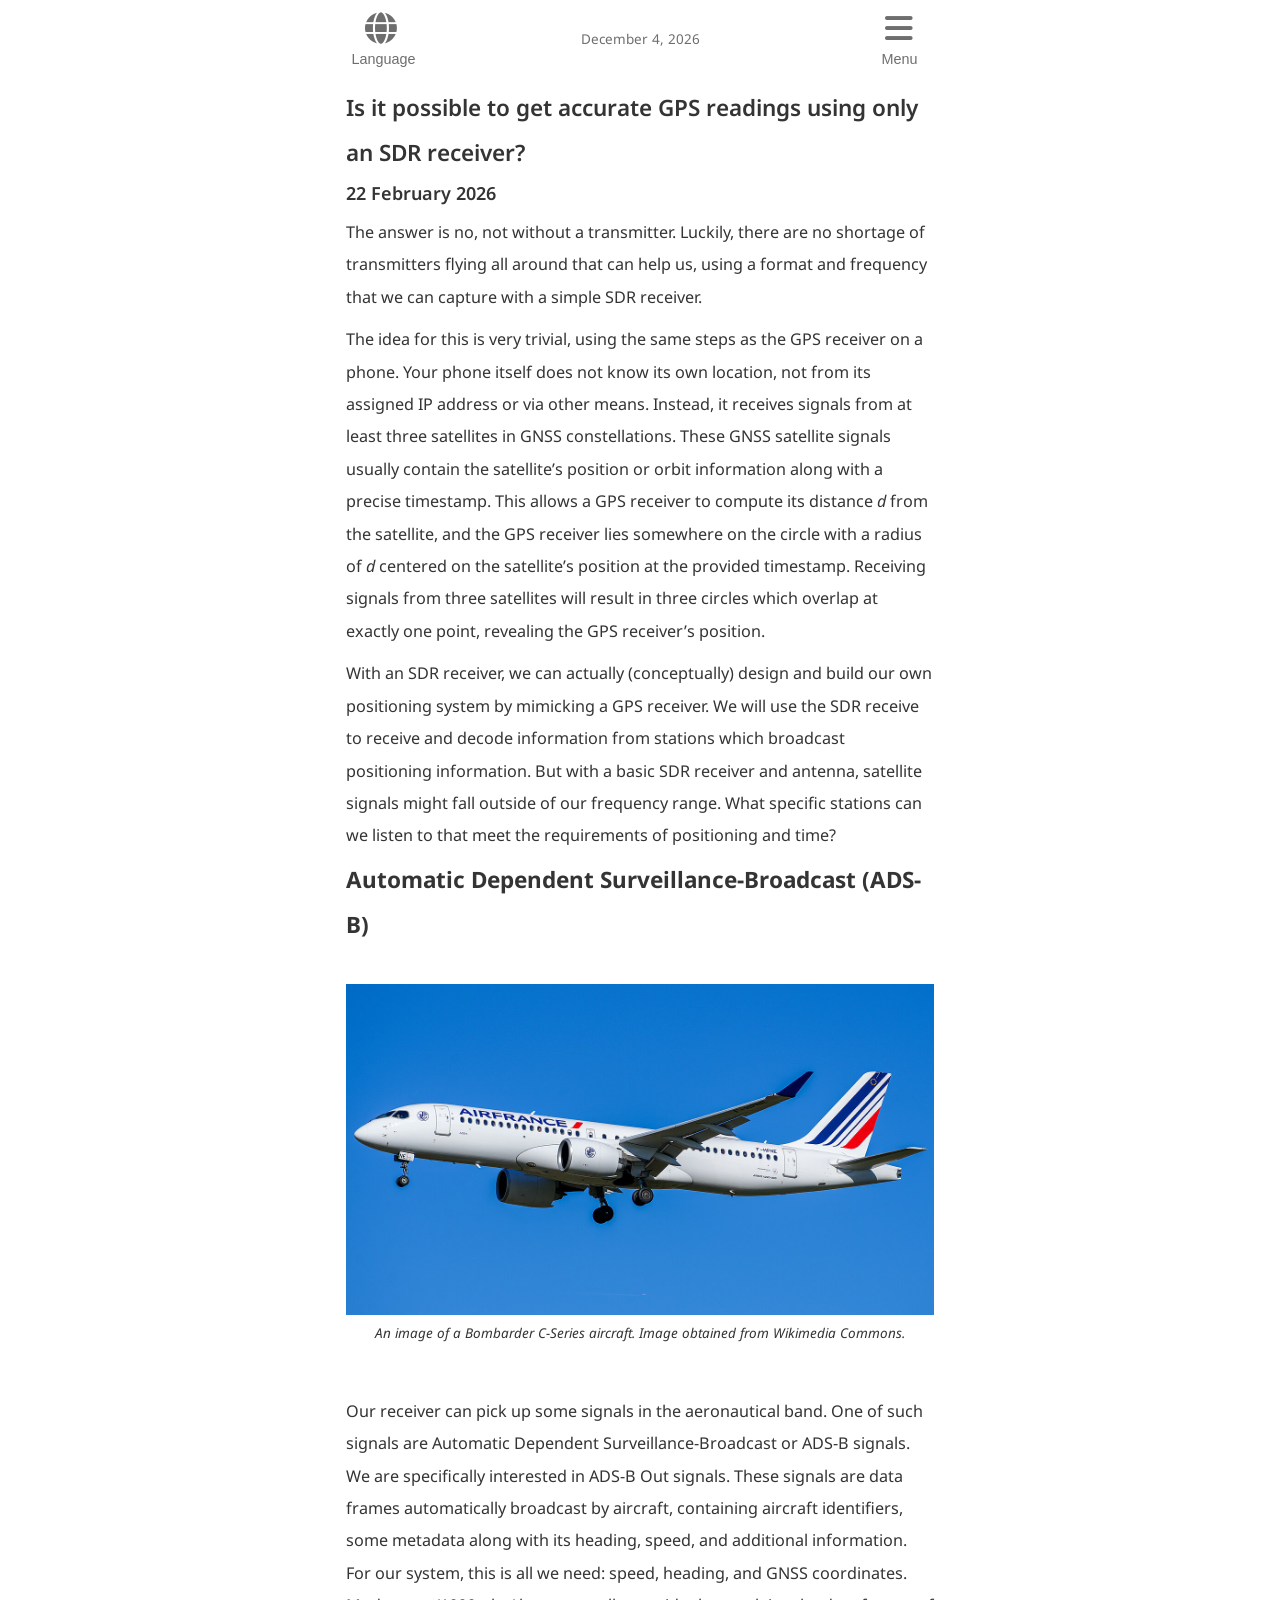
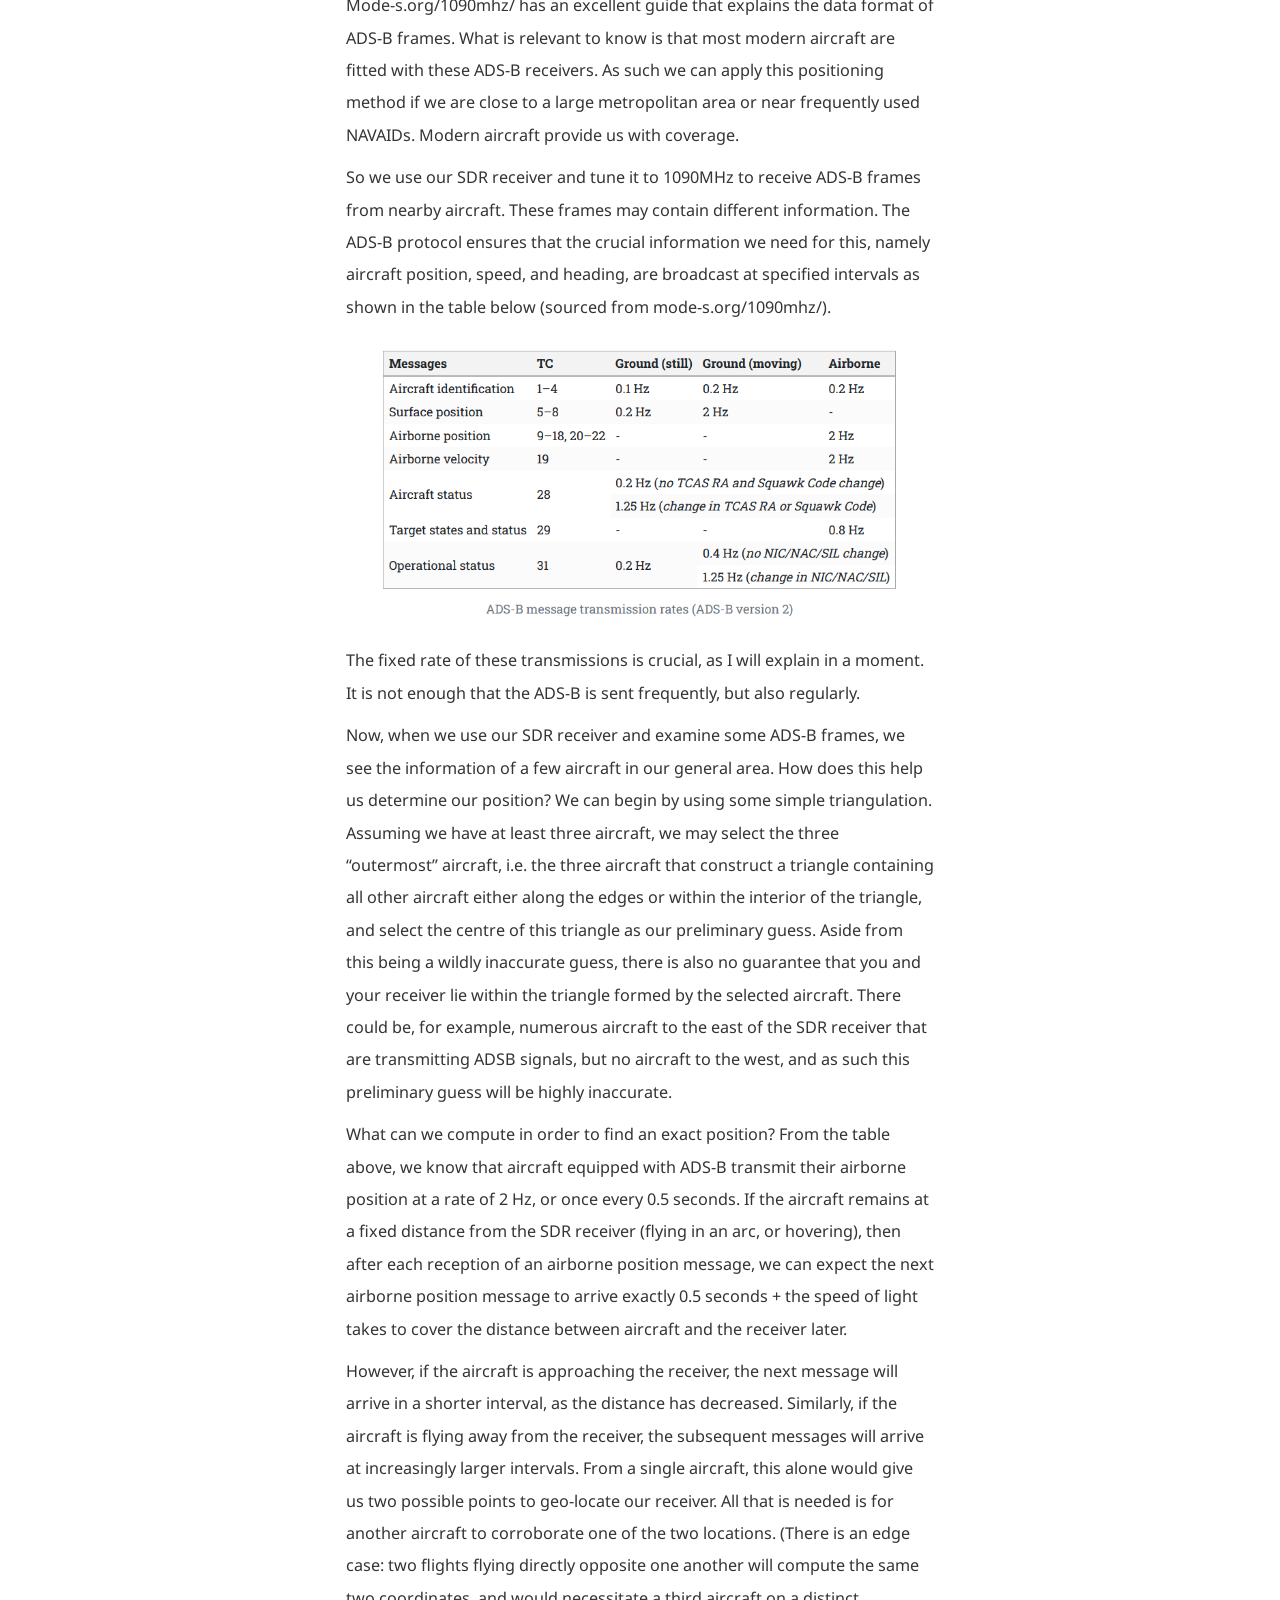
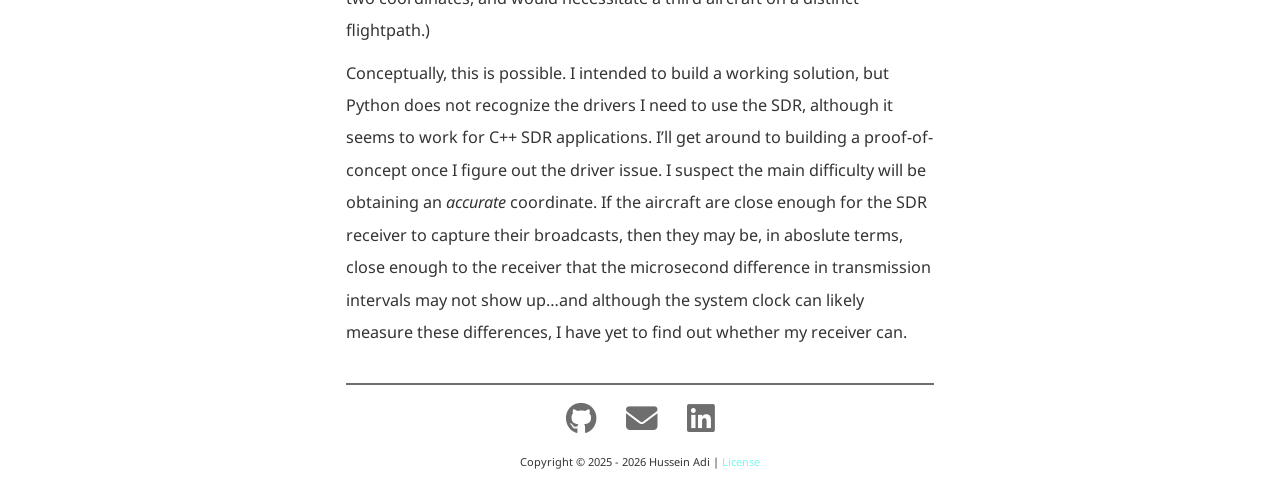
<file: 2026/02/22/avia-gps-coordinates-from-sdr-I.html>
<!DOCTYPE html>
<head>
      <meta charset="UTF-8" />
  <meta name="viewport" content="width=device-width, initial-scale=1.0" />
  <meta name="description" content="A technical blog focusing mostly on computer science, engineering, and urban spaces." />
  <meta name="author" content="" />

  <meta name="robots" content="nofollow" />

  <link rel="preconnect" href="https://fonts.googleapis.com">
  <link rel="preconnect" href="https://fonts.gstatic.com" crossorigin>
  <link href="https://fonts.googleapis.com/css2?family=Merriweather:ital,opsz,wght@0,18..144,300..900;1,18..144,300..900&display=swap" rel="stylesheet">

  <link href="https://fonts.googleapis.com/css2?family=Noto+Sans&family=Noto+Sans+JP&family=Noto+Sans+Arabic&display=swap" rel="stylesheet">


  <link rel="stylesheet" href="https://cdnjs.cloudflare.com/ajax/libs/font-awesome/6.5.0/css/all.min.css">


  <link
    rel="icon"
    href="/assets/images/favicon.png"
    type="image/x-icon"
  />
  <link rel="stylesheet" href="/assets/css/main.css" />
  <script defer src="/assets/js/script.js"></script>

    <title>Is it possible to get accurate GPS readings using only an SDR receiver?</title>
</head>
<body>
    <div class="nav">
  <div class="nav-inner">
    
    <!-- Language Dropdown Toggle (Left) -->
    <button class="language-toggle" id="languageToggle" aria-label="Select language">
      <i class="fas fa-globe"></i>
      <div class="menu-icon-label">Language</div>
    </button>

    <a href="/">
      <div id="site-date" class="site-date">
        <!-- September 01, 2026 -->
      </div>
    </a>
    
    <!-- Burger Toggle (Right) -->
    <button class="burger" id="burgerToggle" aria-label="Toggle menu">
      <i class="fas fa-bars"></i>
      <div class="menu-icon-label">Menu</div>
    </button>

  </div>

  <!-- Language Dropdown Menu -->
  <div class="language-menu" id="languageMenu">
    <ul>
      <li><a href="/">English</a></li>
      <li><a href="/de">Deutsch</a></li>
      <!-- <li><a href="/fr">Français</a></li> -->
    </ul>
  </div>
</div>

<!-- Fullscreen Main Navigation Menu -->
<nav class="fullscreen-menu" id="mainMenu">
  <ul id="mainMenuList">
    <li><a href=/>Home</a></li>
    <!-- <li><a href="/experience"></a></li> -->
    <!-- <li><a href="/projects"></a></li> -->
    <li>
      <a href="/about">
      About
      </a>
    </li>
  </ul>
</nav>
    <section id="content">
        <div id="vertical-content">

			<div>
				<h1 class="post-title"> Is it possible to get accurate GPS readings using only an SDR receiver? 
					
				</h1>
				<h2>22 February 2026</h2>
			</div>
          
			<div class="post-content">
			<p>The answer is no, not without a transmitter. Luckily, there are no shortage of transmitters flying all around that can help us, using a format and frequency that we can capture with a simple SDR receiver.</p>

<p>The idea for this is very trivial, using the same steps as the GPS receiver on a phone. Your phone itself does not know its own location, not from its assigned IP address or via other means. Instead, it receives signals from at least three satellites in GNSS constellations. These GNSS satellite signals usually contain the satellite’s position or orbit information along with a precise timestamp. This allows a GPS receiver to compute its distance <em>d</em> from the satellite, and the GPS receiver lies somewhere on the circle with a radius of <em>d</em> centered on the satellite’s position at the provided timestamp. Receiving signals from three satellites will result in three circles which overlap at exactly one point, revealing the GPS receiver’s position.</p>

<p>With an SDR receiver, we can actually (conceptually) design and build our own positioning system by mimicking a GPS receiver. We will use the SDR receive to receive and decode information from stations which broadcast positioning information. But with a basic SDR receiver and antenna, satellite signals might fall outside of our frequency range. What specific stations can we listen to that meet the requirements of positioning and time?</p>

<h1 id="automatic-dependent-surveillance-broadcast-ads-b">Automatic Dependent Surveillance-Broadcast (ADS-B)</h1>

<p><br />
<img src="\assets\images\posts\avia-gps-coordinates-from-I\cseries.jpg" alt="An image of a Bombarder C-Series aircraft. Image obtained from Wikimedia Commons." /></p>
<center style="font-size: 0.75rem;"><i>An image of a Bombarder C-Series aircraft. Image obtained from Wikimedia Commons.</i></center>
<p><br /></p>

<p>Our receiver can pick up some signals in the aeronautical band. One of such signals are Automatic Dependent Surveillance-Broadcast or ADS-B signals. We are specifically interested in ADS-B Out signals. These signals are data frames automatically broadcast by aircraft, containing aircraft identifiers, some metadata along with its heading, speed, and additional information. For our system, this is all we need: speed, heading, and GNSS coordinates. <span class=".green-link-text"><a href="https://mode-s.org/1090mhz/">Mode-s.org/1090mhz/</a></span> has an excellent guide that explains the data format of ADS-B frames. What is relevant to know is that most modern aircraft are fitted with these ADS-B receivers. As such we can apply this positioning method if we are close to a large metropolitan area or near frequently used NAVAIDs. Modern aircraft provide us with coverage.</p>

<p>So we use our SDR receiver and tune it to 1090MHz to receive ADS-B frames from nearby aircraft. These frames may contain different information. The ADS-B protocol ensures that the crucial information we need for this, namely aircraft position, speed, and heading, are broadcast at specified intervals as shown in the table below (sourced from mode-s.org/1090mhz/).</p>

<p><img src="\assets\images\posts\avia-gps-coordinates-from-I\adsb-table.png" alt="A table of ADS-B transmission rates, obtained from mode-s.org" /></p>

<p>The fixed rate of these transmissions is crucial, as I will explain in a moment. It is not enough that the ADS-B is sent frequently, but also regularly.</p>

<p>Now, when we use our SDR receiver and examine some ADS-B frames, we see the information of a few aircraft in our general area. How does this help us determine our position? We can begin by using some simple triangulation. Assuming we have at least three aircraft, we may select the three “outermost” aircraft, i.e. the three aircraft that construct a triangle containing all other aircraft either along the edges or within the interior of the triangle, and select the centre of this triangle as our preliminary guess. Aside from this being a wildly inaccurate guess, there is also no guarantee that you and your receiver lie within the triangle formed by the selected aircraft. There could be, for example, numerous aircraft to the east of the SDR receiver that are transmitting ADSB signals, but no aircraft to the west, and as such this preliminary guess will be highly inaccurate.</p>

<p>What can we compute in order to find an exact position? From the table above, we know that aircraft equipped with ADS-B transmit their airborne position at a rate of 2 Hz, or once every 0.5 seconds. If the aircraft remains at a fixed distance from the SDR receiver (flying in an arc, or hovering), then after each reception of an airborne position message, we can expect the next airborne position message to arrive exactly 0.5 seconds + the speed of light takes to cover the distance between aircraft and the receiver later.</p>

<p>However, if the aircraft is approaching the receiver, the next message will arrive in a shorter interval, as the distance has decreased. Similarly, if the aircraft is flying away from the receiver, the subsequent messages will arrive at increasingly larger intervals. From a single aircraft, this alone would give us two possible points to geo-locate our receiver. All that is needed is for another aircraft to corroborate one of the two locations. (There is an edge case: two flights flying directly opposite one another will compute the same two coordinates, and would necessitate a third aircraft on a distinct flightpath.)</p>

<p>Conceptually, this is possible. I intended to build a working solution, but Python does not recognize the drivers I need to use the SDR, although it seems to work for C++ SDR applications. I’ll get around to building a proof-of-concept once I figure out the driver issue. I suspect the main difficulty will be obtaining an <em>accurate</em> coordinate. If the aircraft are close enough for the SDR receiver to capture their broadcasts, then they may be, in aboslute terms, close enough to the receiver that the microsecond difference in transmission intervals may not show up…and although the system clock can likely measure these differences, I have yet to find out whether my receiver can.</p>

			</div>
        </div>
    </section>
	
	<!-- FOOTER BEGIN -->
<div>
  <div class="hline-grey"></div>
  <div class="icon-container">
    <a href="https://github.com/ehrenamt" aria-label="GitHub">
      <i class="fab fa-github icon"></i>
    </a>
    <a href="mailto:applications.making780@passinbox.com" aria-label="Email">
      <i class="fas fa-envelope icon"></i>
    </a>
    <a href="https://www.linkedin.com/in/husseinca/" aria-label="LinkedIn">
      <i class="fab fa-linkedin icon"></i>
    </a>
  </div>

  <p style="font-size: 11px; padding: 10px 0 15px 0; text-align: center;">Copyright &copy; 2025 - 2026 Hussein Adi | <a href="/copyright"><span class="green-link-text">License</span></a></p>
</div>
<!-- FOOTER END -->

    
</body>
</html>
</file>
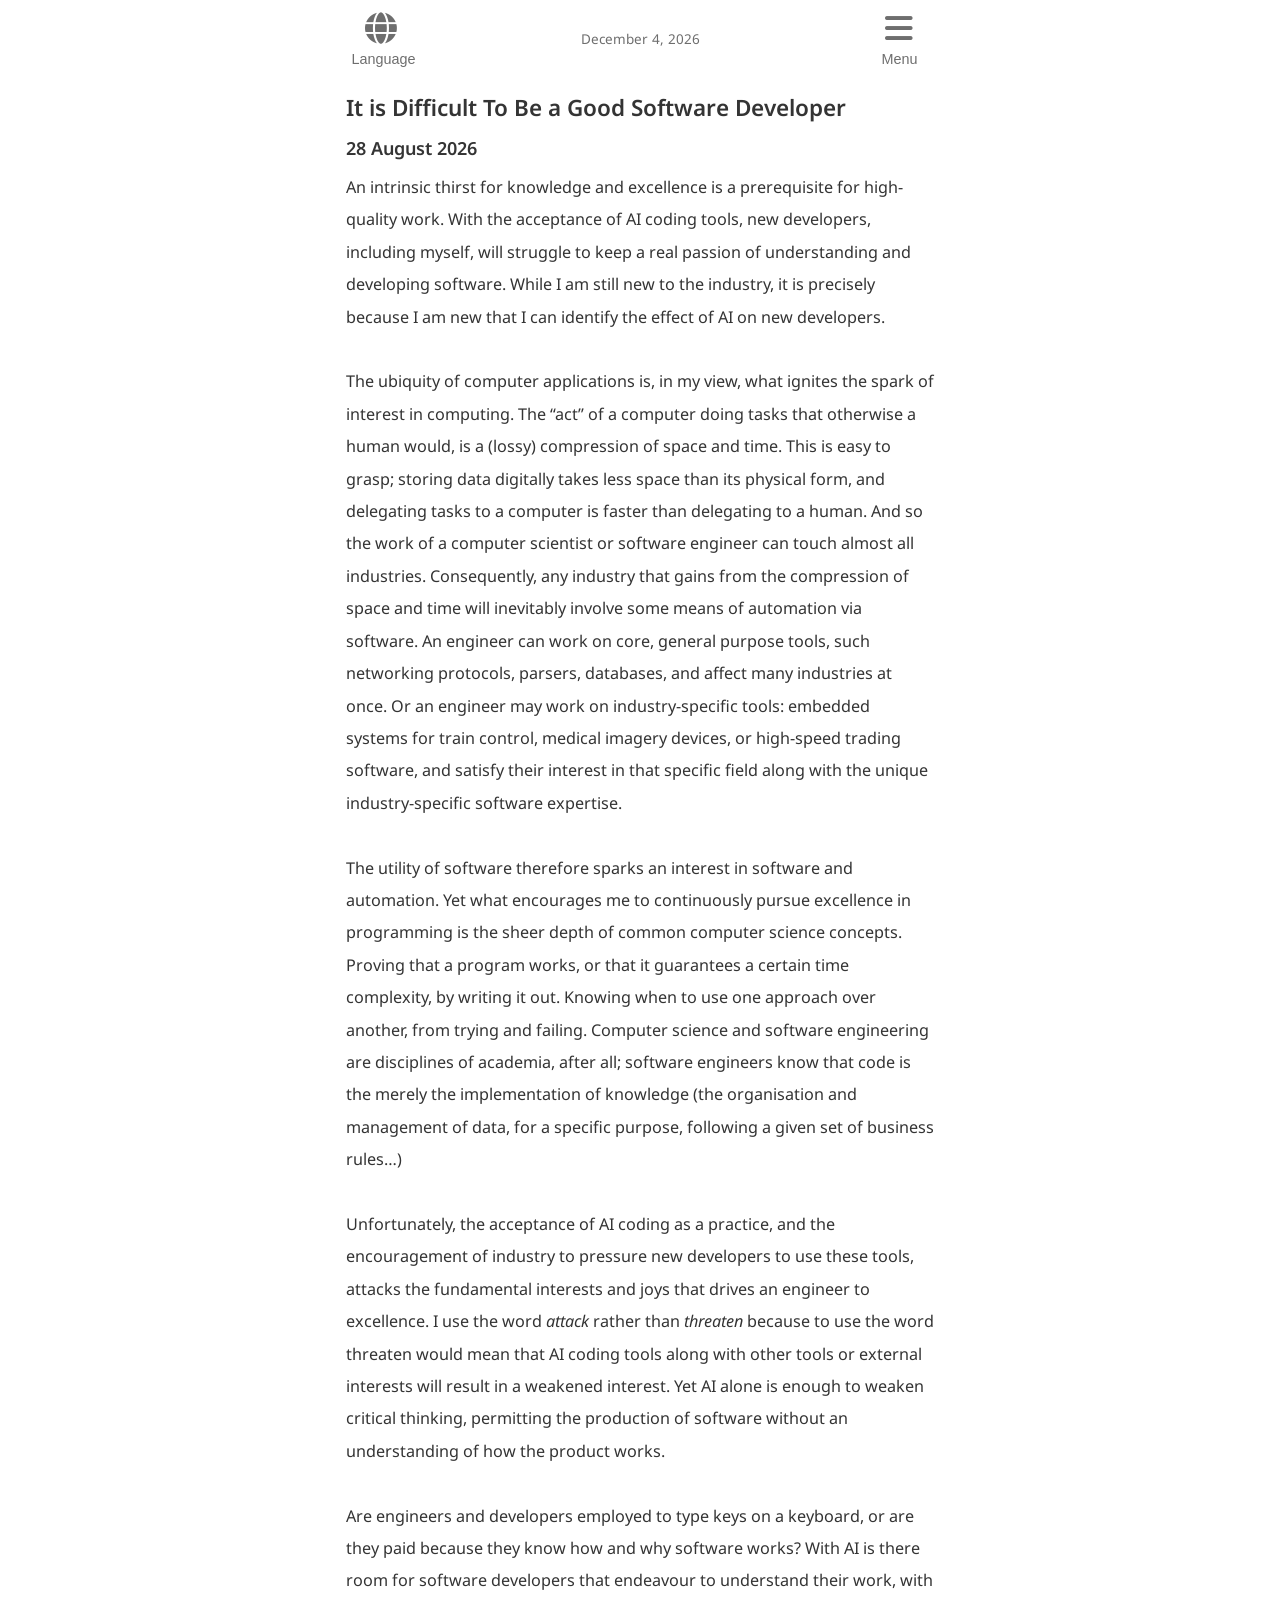
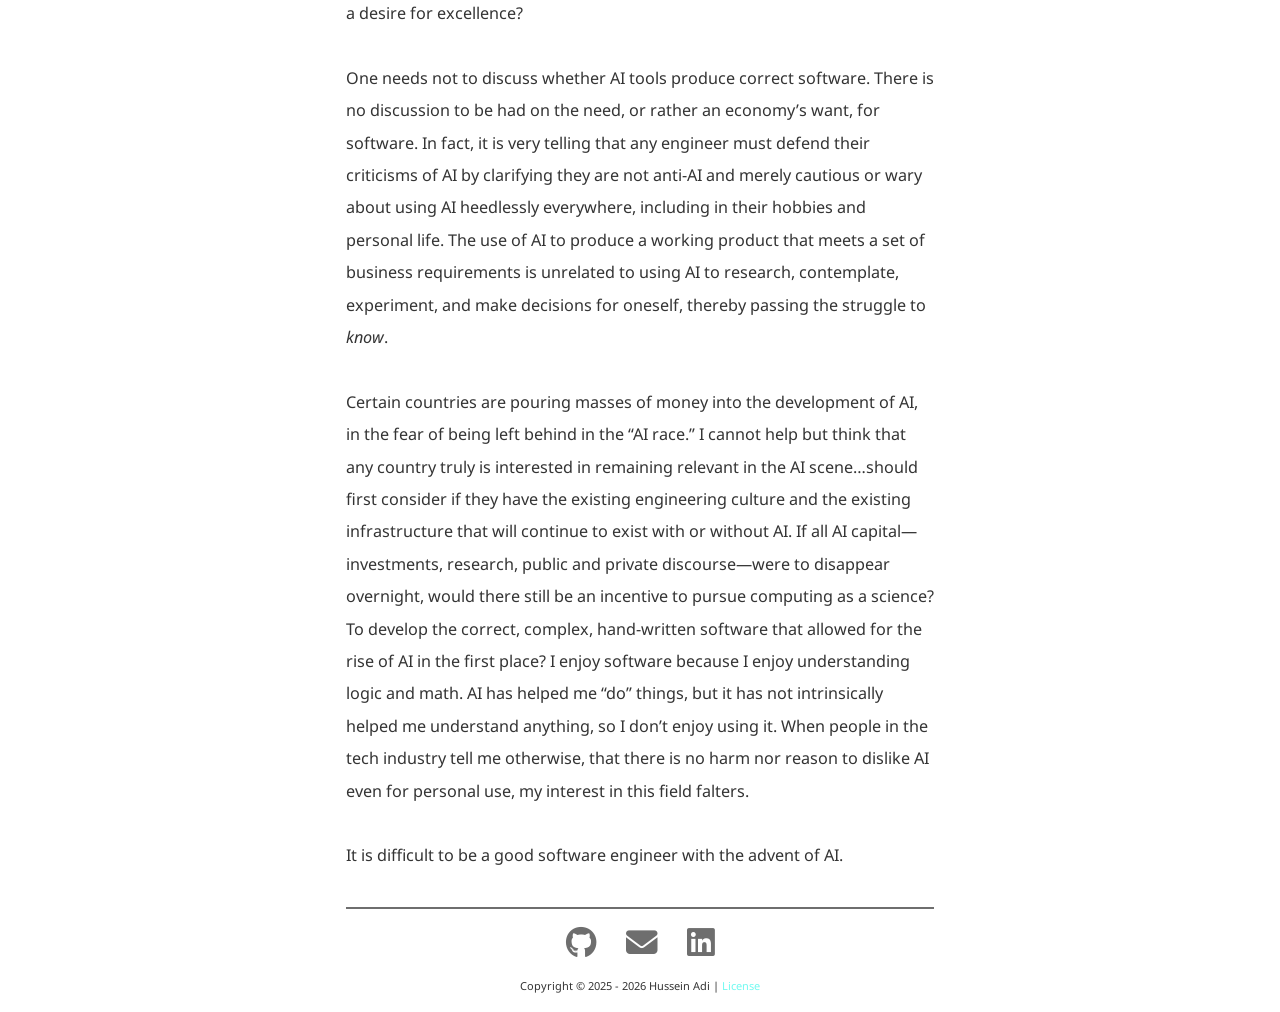
<file: 2026/08/28/it-is-difficult-to-be-a-good-software-engineer.html>
<!DOCTYPE html>
<head>
      <meta charset="UTF-8" />
  <meta name="viewport" content="width=device-width, initial-scale=1.0" />
  <meta name="description" content="A technical blog focusing mostly on computer science, engineering, and urban spaces." />
  <meta name="author" content="" />

  <meta name="robots" content="nofollow" />

  <link rel="preconnect" href="https://fonts.googleapis.com">
  <link rel="preconnect" href="https://fonts.gstatic.com" crossorigin>
  <link href="https://fonts.googleapis.com/css2?family=Merriweather:ital,opsz,wght@0,18..144,300..900;1,18..144,300..900&display=swap" rel="stylesheet">

  <link href="https://fonts.googleapis.com/css2?family=Noto+Sans&family=Noto+Sans+JP&family=Noto+Sans+Arabic&display=swap" rel="stylesheet">


  <link rel="stylesheet" href="https://cdnjs.cloudflare.com/ajax/libs/font-awesome/6.5.0/css/all.min.css">


  <link
    rel="icon"
    href="/assets/images/favicon.png"
    type="image/x-icon"
  />
  <link rel="stylesheet" href="/assets/css/main.css" />
  <script defer src="/assets/js/script.js"></script>

    <title>It is Difficult To Be a Good Software Developer</title>
</head>
<body>
    <div class="nav">
  <div class="nav-inner">
    
    <!-- Language Dropdown Toggle (Left) -->
    <button class="language-toggle" id="languageToggle" aria-label="Select language">
      <i class="fas fa-globe"></i>
      <div class="menu-icon-label">Language</div>
    </button>

    <a href="/">
      <div id="site-date" class="site-date">
        <!-- September 01, 2026 -->
      </div>
    </a>
    
    <!-- Burger Toggle (Right) -->
    <button class="burger" id="burgerToggle" aria-label="Toggle menu">
      <i class="fas fa-bars"></i>
      <div class="menu-icon-label">Menu</div>
    </button>

  </div>

  <!-- Language Dropdown Menu -->
  <div class="language-menu" id="languageMenu">
    <ul>
      <li><a href="/">English</a></li>
      <li><a href="/de">Deutsch</a></li>
      <!-- <li><a href="/fr">Français</a></li> -->
    </ul>
  </div>
</div>

<!-- Fullscreen Main Navigation Menu -->
<nav class="fullscreen-menu" id="mainMenu">
  <ul id="mainMenuList">
    <li><a href=/>Home</a></li>
    <!-- <li><a href="/experience"></a></li> -->
    <!-- <li><a href="/projects"></a></li> -->
    <li>
      <a href="/about">
      About
      </a>
    </li>
  </ul>
</nav>
    <section id="content">
        <div id="vertical-content">

			<div>
				<h1 class="post-title"> It is Difficult To Be a Good Software Developer 
					
				</h1>
				<h2>28 August 2026</h2>
			</div>
          
			<div class="post-content">
			<p>An intrinsic thirst for knowledge and excellence is a prerequisite for high-quality work. With the acceptance of AI coding tools, new developers, including myself, will struggle to keep a real passion of understanding and developing software. While I am still new to the industry, it is precisely because I am new that I can identify the effect of AI on new developers.
<br />
<br />
The ubiquity of computer applications is, in my view, what ignites the spark of interest in computing. The “act” of a computer doing tasks that otherwise a human would, is a (lossy) compression of space and time. This is easy to grasp; storing data digitally takes less space than its physical form, and delegating tasks to a computer is faster than delegating to a human. And so the work of a computer scientist or software engineer can touch almost all industries. Consequently, any industry that gains from the compression of space and time will inevitably involve some means of automation via software. An engineer can work on core, general purpose tools, such networking protocols, parsers, databases, and affect many industries at once. Or an engineer may work on industry-specific tools: embedded systems for train control, medical imagery devices, or high-speed trading software, and satisfy their interest in that specific field along with the unique industry-specific software expertise.
<br />
<br />
The utility of software therefore sparks an interest in software and automation. Yet what encourages me to continuously pursue excellence in programming is the sheer depth of common computer science concepts. Proving that a program works, or that it guarantees a certain time complexity, by writing it out. Knowing when to use one approach over another, from trying and failing. Computer science and software engineering are disciplines of academia, after all; software engineers know that code is the merely the implementation of knowledge (the organisation and management of data, for a specific purpose, following a given set of business rules…)
<br />
<br />
Unfortunately, the acceptance of AI coding as a practice, and the encouragement of industry to pressure new developers to use these tools, attacks the fundamental interests and joys that drives an engineer to excellence. I use the word <em>attack</em> rather than <em>threaten</em> because to use the word threaten would mean that AI coding tools along with other tools or external interests will result in a weakened interest. Yet AI alone is enough to weaken critical thinking, permitting the production of software without an understanding of how the product works.
<br />
<br />
Are engineers and developers employed to type keys on a keyboard, or are they paid because they know how and why software works? With AI is there room for software developers that endeavour to understand their work, with a desire for excellence?
<br />
<br />
One needs not to discuss whether AI tools produce correct software. There is no discussion to be had on the need, or rather an economy’s want, for software. In fact, it is very telling that any engineer must defend their criticisms of AI by clarifying they are not anti-AI and merely cautious or wary about using AI heedlessly everywhere, including in their hobbies and personal life. The use of AI to produce a working product that meets a set of business requirements is unrelated to using AI to research, contemplate, experiment, and make decisions for oneself, thereby passing the struggle to <em>know</em>.
<br />
<br />
Certain countries are pouring masses of money into the development of AI, in the fear of being left behind in the “AI race.” I cannot help but think that any country truly is interested in remaining relevant in the AI scene…should first consider if they have the existing engineering culture and the existing infrastructure that will continue to exist with or without AI. If all AI capital—investments, research, public and private discourse—were to disappear overnight, would there still be an incentive to pursue computing as a science? To develop the correct, complex, hand-written software that allowed for the rise of AI in the first place?
I enjoy software because I enjoy understanding logic and math. AI has helped me “do” things, but it has not intrinsically helped me understand anything, so I don’t enjoy using it. When people in the tech industry tell me otherwise, that there is no harm nor reason to dislike AI even for personal use, my interest in this field falters.
<br />
<br />
It is difficult to be a good software engineer with the advent of AI.</p>

			</div>
        </div>
    </section>
	
	<!-- FOOTER BEGIN -->
<div>
  <div class="hline-grey"></div>
  <div class="icon-container">
    <a href="https://github.com/ehrenamt" aria-label="GitHub">
      <i class="fab fa-github icon"></i>
    </a>
    <a href="mailto:applications.making780@passinbox.com" aria-label="Email">
      <i class="fas fa-envelope icon"></i>
    </a>
    <a href="https://www.linkedin.com/in/husseinca/" aria-label="LinkedIn">
      <i class="fab fa-linkedin icon"></i>
    </a>
  </div>

  <p style="font-size: 11px; padding: 10px 0 15px 0; text-align: center;">Copyright &copy; 2025 - 2026 Hussein Adi | <a href="/copyright"><span class="green-link-text">License</span></a></p>
</div>
<!-- FOOTER END -->

    
</body>
</html>
</file>
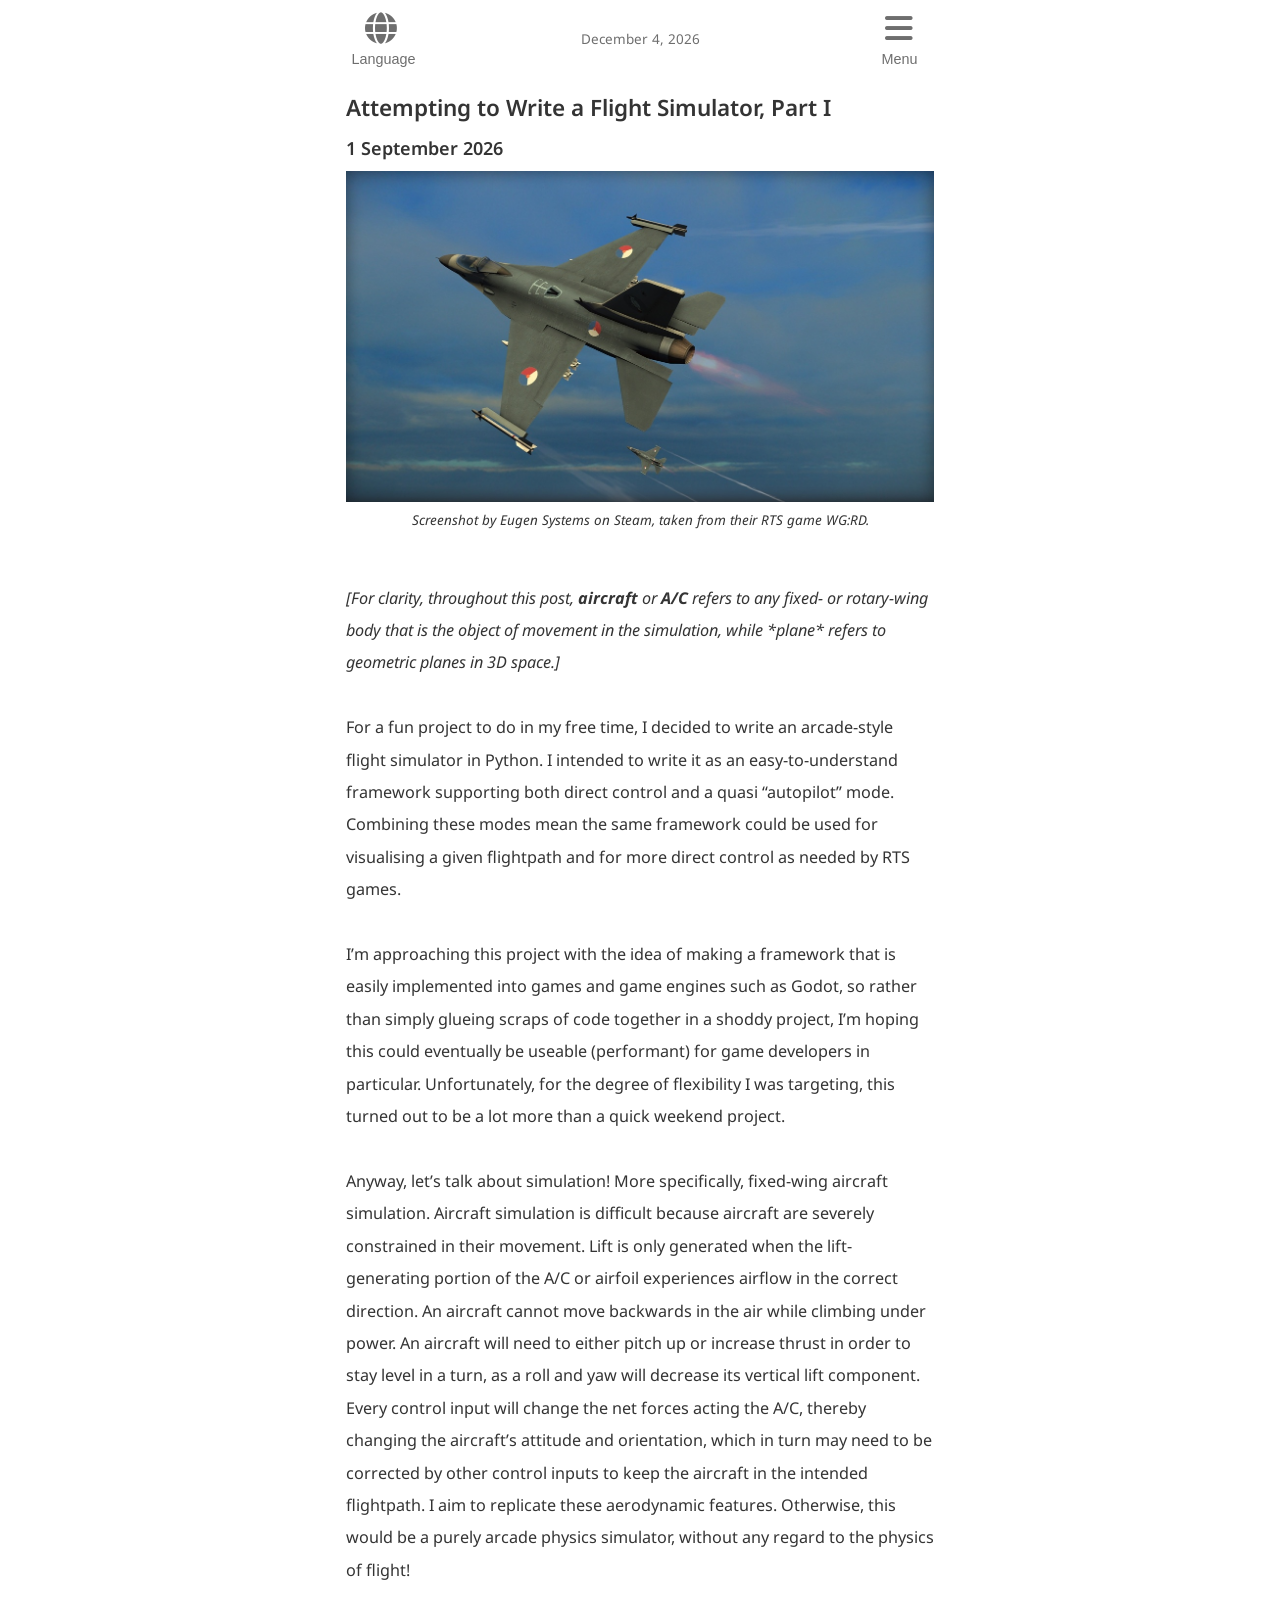
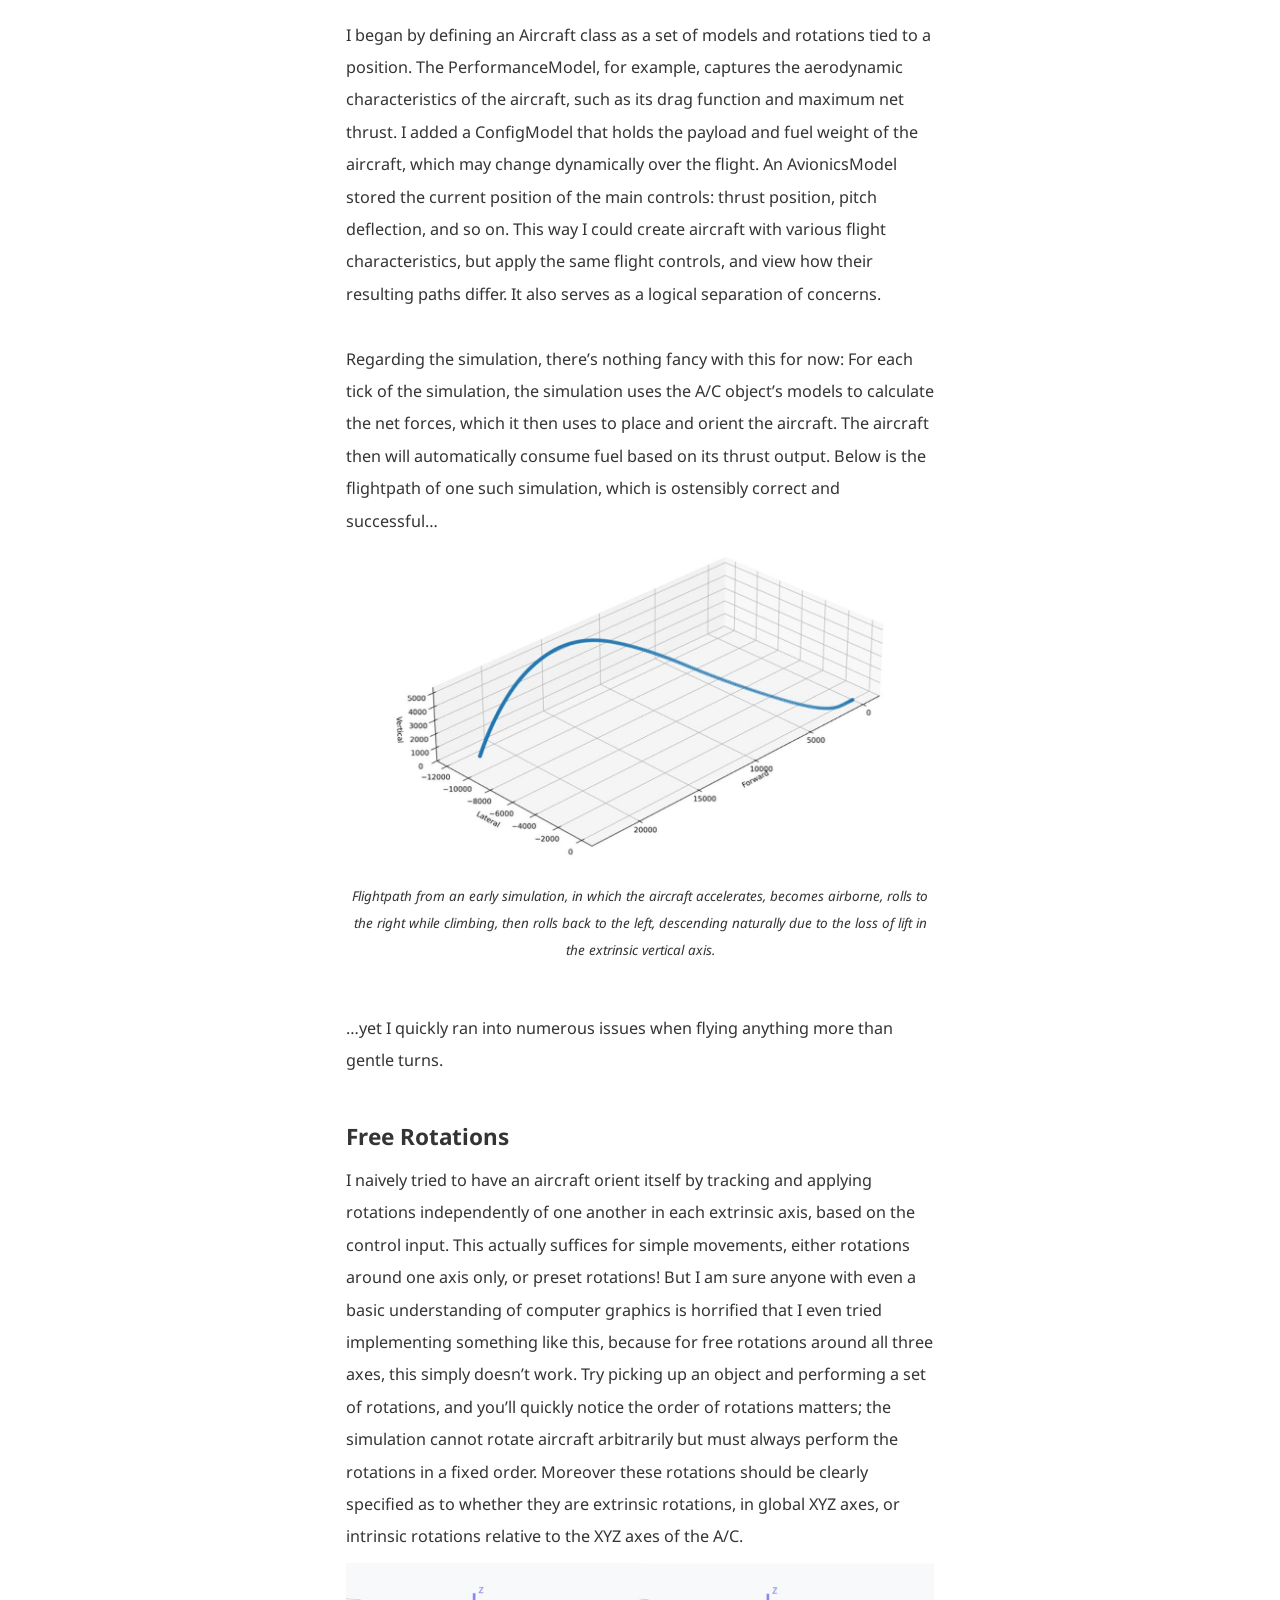
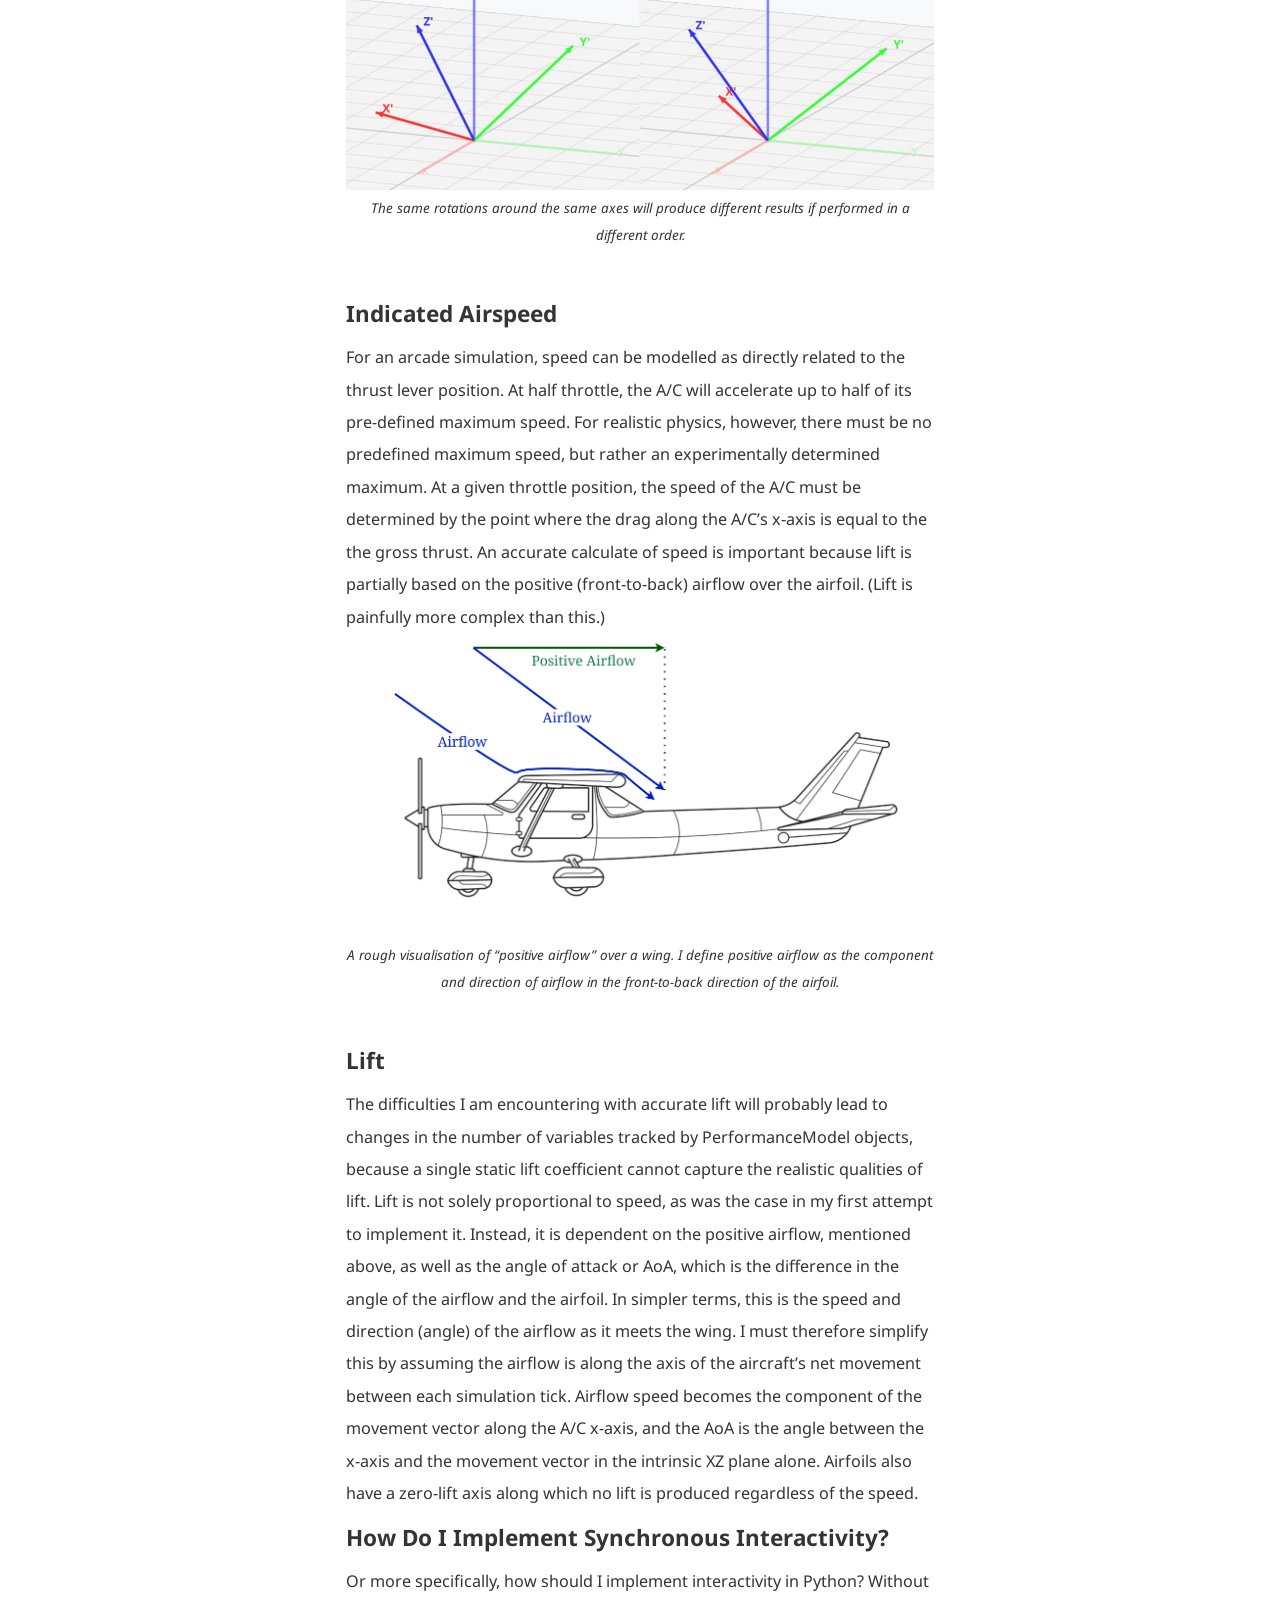
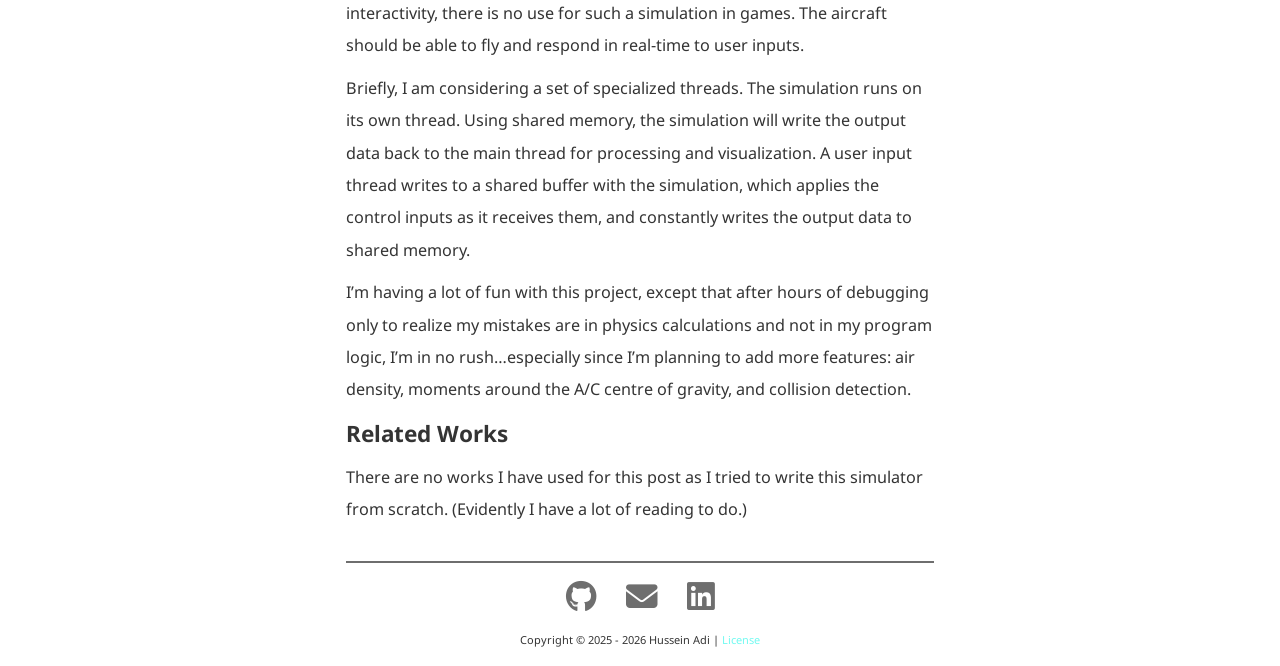
<file: 2026/09/01/writing-a-flight-simulator-part-I.html>
<!DOCTYPE html>
<head>
      <meta charset="UTF-8" />
  <meta name="viewport" content="width=device-width, initial-scale=1.0" />
  <meta name="description" content="A technical blog focusing mostly on computer science, engineering, and urban spaces." />
  <meta name="author" content="" />

  <meta name="robots" content="nofollow" />

  <link rel="preconnect" href="https://fonts.googleapis.com">
  <link rel="preconnect" href="https://fonts.gstatic.com" crossorigin>
  <link href="https://fonts.googleapis.com/css2?family=Merriweather:ital,opsz,wght@0,18..144,300..900;1,18..144,300..900&display=swap" rel="stylesheet">

  <link href="https://fonts.googleapis.com/css2?family=Noto+Sans&family=Noto+Sans+JP&family=Noto+Sans+Arabic&display=swap" rel="stylesheet">


  <link rel="stylesheet" href="https://cdnjs.cloudflare.com/ajax/libs/font-awesome/6.5.0/css/all.min.css">


  <link
    rel="icon"
    href="/assets/images/favicon.png"
    type="image/x-icon"
  />
  <link rel="stylesheet" href="/assets/css/main.css" />
  <script defer src="/assets/js/script.js"></script>

    <title>Attempting to Write a Flight Simulator, Part I</title>
</head>
<body>
    <div class="nav">
  <div class="nav-inner">
    
    <!-- Language Dropdown Toggle (Left) -->
    <button class="language-toggle" id="languageToggle" aria-label="Select language">
      <i class="fas fa-globe"></i>
      <div class="menu-icon-label">Language</div>
    </button>

    <a href="/">
      <div id="site-date" class="site-date">
        <!-- September 01, 2026 -->
      </div>
    </a>
    
    <!-- Burger Toggle (Right) -->
    <button class="burger" id="burgerToggle" aria-label="Toggle menu">
      <i class="fas fa-bars"></i>
      <div class="menu-icon-label">Menu</div>
    </button>

  </div>

  <!-- Language Dropdown Menu -->
  <div class="language-menu" id="languageMenu">
    <ul>
      <li><a href="/">English</a></li>
      <li><a href="/de">Deutsch</a></li>
      <!-- <li><a href="/fr">Français</a></li> -->
    </ul>
  </div>
</div>

<!-- Fullscreen Main Navigation Menu -->
<nav class="fullscreen-menu" id="mainMenu">
  <ul id="mainMenuList">
    <li><a href=/>Home</a></li>
    <!-- <li><a href="/experience"></a></li> -->
    <!-- <li><a href="/projects"></a></li> -->
    <li>
      <a href="/about">
      About
      </a>
    </li>
  </ul>
</nav>
    <section id="content">
        <div id="vertical-content">

			<div>
				<h1 class="post-title"> Attempting to Write a Flight Simulator, Part I 
					
				</h1>
				<h2>1 September 2026</h2>
			</div>
          
			<div class="post-content">
			<p><img src="/assets/images/posts/2026-08-29-writing-a-flight-simulator-part-I-I\wgrd.jpg" alt="" /></p>
<center style="font-size: 0.75rem;"><i>Screenshot by Eugen Systems on Steam, taken from their RTS game WG:RD.</i></center>
<p><br /></p>

<p><em>[For clarity, throughout this post,</em> <strong><em>aircraft</em></strong> <em>or</em> <strong><em>A/C</em></strong> <em>refers to any fixed- or rotary-wing body that is the object of movement in the simulation, while *plane* refers to geometric planes in 3D space.]</em>
<br />
<br />
For a fun project to do in my free time, I decided to write an arcade-style flight simulator in Python. I intended to write it as an easy-to-understand framework supporting both direct control and a quasi “autopilot” mode. Combining these modes mean the same framework could be used for visualising a given flightpath and for more direct control as needed by RTS games.
<br />
<br />
I’m approaching this project with the idea of making a framework that is easily implemented into games and game engines such as Godot, so rather than simply glueing scraps of code together in a shoddy project, I’m hoping this could eventually be useable (performant) for game developers in particular. Unfortunately, for the degree of flexibility I was targeting, this turned out to be a lot more than a quick weekend project.
<br />
<br />
Anyway, let’s talk about simulation! More specifically, fixed-wing aircraft simulation. Aircraft simulation is difficult because aircraft are severely constrained in their movement. Lift is only generated when the lift-generating portion of the A/C or airfoil experiences airflow in the correct direction. An aircraft cannot move backwards in the air while climbing under power. An aircraft will need to either pitch up or increase thrust in order to stay level in a turn, as a roll and yaw will decrease its vertical lift component. Every control input will change the net forces acting the A/C, thereby changing the aircraft’s attitude and orientation, which in turn may need to be corrected by other control inputs to keep the aircraft in the intended flightpath. I aim to replicate these aerodynamic features. Otherwise, this would be a purely arcade physics simulator, without any regard to the physics of flight!
<br />
<br />
I began by defining an Aircraft class as a set of models and rotations tied to a position. The PerformanceModel, for example, captures the aerodynamic characteristics of the aircraft, such as its drag function and maximum net thrust. I added a ConfigModel that holds the payload and fuel weight of the aircraft, which may change dynamically over the flight. An AvionicsModel stored the current position of the main controls: thrust position, pitch deflection, and so on. This way I could create aircraft with various flight characteristics, but apply the same flight controls, and view how their resulting paths differ. It also serves as a logical separation of concerns.
<br />
<br />
Regarding the simulation, there’s nothing fancy with this for now: For each tick of the simulation, the simulation uses the A/C object’s models to calculate the net forces, which it then uses to place and orient the aircraft. The aircraft then will automatically consume fuel based on its thrust output. Below is the flightpath of one such simulation, which is ostensibly correct and successful…</p>

<p><img src="/assets/images/posts/2026-08-29-writing-a-flight-simulator-part-I-I\sim.jpg" alt="" /></p>
<center style="font-size: 0.75rem;"><i>Flightpath from an early simulation, in which the aircraft accelerates, becomes airborne, rolls to the right while climbing, then rolls back to the left, descending naturally due to the loss of lift in the extrinsic vertical axis.</i></center>
<p><br /></p>

<p>…yet I quickly ran into numerous issues when flying anything more than gentle turns.
<br />
<br /></p>

<h1 id="free-rotations">Free Rotations</h1>

<p>I naively tried to have an aircraft orient itself by tracking and applying rotations independently of one another in each extrinsic axis, based on the control input. This actually suffices for simple movements, either rotations around one axis only, or preset rotations! But I am sure anyone with even a basic understanding of computer graphics is horrified that I even tried implementing something like this, because for free rotations around all three axes, this simply doesn’t work. Try picking up an object and performing a set of rotations, and you’ll quickly notice the order of rotations matters; the simulation cannot rotate aircraft arbitrarily but must always perform the rotations in a fixed order. Moreover these rotations should be clearly specified as to whether they are extrinsic rotations, in global XYZ axes, or intrinsic rotations relative to the XYZ axes of the A/C.</p>

<p><img src="/assets/images/posts/2026-08-29-writing-a-flight-simulator-part-I-I\rotations.jpg" alt="" /></p>
<center style="font-size: 0.75rem;"><i>The same rotations around the same axes will produce different results if performed in a different order.</i></center>
<p><br /></p>

<h1 id="indicated-airspeed">Indicated Airspeed</h1>

<p>For an arcade simulation, speed can be modelled as directly related to the thrust lever position. At half throttle, the A/C will accelerate up to half of its pre-defined maximum speed. For realistic physics, however, there must be no predefined maximum speed, but rather an experimentally determined maximum. At a given throttle position, the speed of the A/C must be determined by the point where the drag along the A/C’s x-axis is equal to the the gross thrust. An accurate calculate of speed is important because lift is partially based on the positive (front-to-back) airflow over the airfoil. (Lift is painfully more complex than this.)</p>

<p><img src="/assets/images/posts/2026-08-29-writing-a-flight-simulator-part-I-I\airflow.png" alt="" /></p>
<center style="font-size: 0.75rem;"><i>A rough visualisation of “positive airflow” over a wing. I define positive airflow as the component and direction of airflow in the front-to-back direction of the airfoil.</i></center>
<p><br /></p>

<h1 id="lift">Lift</h1>

<p>The difficulties I am encountering with accurate lift will probably lead to changes in the number of variables tracked by PerformanceModel objects, because a single static lift coefficient cannot capture the realistic qualities of lift. Lift is not solely proportional to speed, as was the case in my first attempt to implement it. Instead, it is dependent on the positive airflow, mentioned above, as well as the angle of attack or AoA, which is the difference in the angle of the airflow and the airfoil. In simpler terms, this is the speed and direction (angle) of the airflow as it meets the wing. I must therefore simplify this by assuming the airflow is along the axis of the aircraft’s net movement between each simulation tick. Airflow speed becomes the component of the movement vector along the A/C x-axis, and the AoA is the angle between the x-axis and the movement vector in the intrinsic XZ plane alone. Airfoils also have a zero-lift axis along which no lift is produced regardless of the speed.</p>

<h1 id="how-do-i-implement-synchronous-interactivity">How Do I Implement Synchronous Interactivity?</h1>

<p>Or more specifically, how should I implement interactivity in Python? Without interactivity, there is no use for such a simulation in games. The aircraft should be able to fly and respond in real-time to user inputs.</p>

<p>Briefly, I am considering a set of specialized threads. The simulation runs on its own thread. Using shared memory, the simulation will write the output data back to the main thread for processing and visualization. A user input thread writes to a shared buffer with the simulation, which applies the control inputs as it receives them, and constantly writes the output data to shared memory.</p>

<p>I’m having a lot of fun with this project, except that after hours of debugging only to realize my mistakes are in physics calculations and not in my program logic, I’m in no rush…especially since I’m planning to add more features: air density, moments around the A/C centre of gravity, and collision detection.</p>

<h1 id="related-works">Related Works</h1>

<p>There are no works I have used for this post as I tried to write this simulator from scratch. (Evidently I have a lot of reading to do.)</p>

			</div>
        </div>
    </section>
	
	<!-- FOOTER BEGIN -->
<div>
  <div class="hline-grey"></div>
  <div class="icon-container">
    <a href="https://github.com/ehrenamt" aria-label="GitHub">
      <i class="fab fa-github icon"></i>
    </a>
    <a href="mailto:applications.making780@passinbox.com" aria-label="Email">
      <i class="fas fa-envelope icon"></i>
    </a>
    <a href="https://www.linkedin.com/in/husseinca/" aria-label="LinkedIn">
      <i class="fab fa-linkedin icon"></i>
    </a>
  </div>

  <p style="font-size: 11px; padding: 10px 0 15px 0; text-align: center;">Copyright &copy; 2025 - 2026 Hussein Adi | <a href="/copyright"><span class="green-link-text">License</span></a></p>
</div>
<!-- FOOTER END -->

    
</body>
</html>
</file>
<file: assets/css/main.css>
.card-blog-preview{margin:25px 0}.pagination{display:flex;flex-direction:row;justify-content:space-between;width:100%}.pagination-item-wrapper{padding:0;width:33%;text-align:center}.spacer-pagination-bottom{height:10vh}li{list-style:none}.post-image{max-width:100%;height:auto;display:block}.post-title{font-weight:600}.post-content>p>img{display:block;margin:auto;max-width:100%}:root{--language-font-size-base: 1rem;--header-font-size-base: 20px;--introduction-header-font-size: 1.25rem;--card-header-font-size: 1.1rem;--fs-lang: 1rem;font-size:16px;--border-radius-a0: 5px;--body-padding: 18px;--lh-small: 1.75;--clr-bg-a0: #ffffff;--clr-bg-a1: #e1e1e1;--clr-surface-a0: #f0ede5;--clr-link-green: #72faf1;--clr-border-a0: #d3d3d3;--clr-font-a0: #1e1e1e;--clr-font-a0: #343434;--clr-font-a1: #6e6e6e;--clr-icon-a1: #6e6e6e;color-scheme:light dark}html{height:100%;width:100%;margin:0;padding:0;font-size:16px;font-family:"Noto Sans", "Noto Sans JP", "Noto Sans Arabic", sans-serif;font-optical-sizing:auto;font-style:normal;line-height:2;background-color:var(--clr-bg-a0);scroll-behavior:smooth;color:var(--clr-font-a0)}a{text-decoration:none;color:var(--clr-link-green);color:var(--clr-font-a0);padding:0;margin:0}h1,h2,h3,h4,h5,h6,.h1,.h2,.h3,.h4,.h5,.h6{margin-top:0;margin-bottom:0;color:var(--clr-font-a0);font-weight:600}.highlight table td{padding:5px}.highlight table pre{margin:0}.highlight .c,.highlight .ch,.highlight .cd,.highlight .cpf{color:#5e5d83;font-style:italic}.highlight .cm{color:#5e5d83;font-style:italic}.highlight .c1{color:#5e5d83;font-style:italic}.highlight .cp{color:#465457;font-weight:bold}.highlight .cs{color:#465457;font-weight:bold;font-style:italic}.highlight .err{color:#f8f8f2;background-color:#403d3d}.highlight .gi{color:#a6e22e}.highlight .gd{color:#f92672}.highlight .ge{color:#1b1d1e;font-style:italic}.highlight .gr{color:#f92672}.highlight .gt{color:#f92672}.highlight .gh{color:#403d3d}.highlight .go{color:#403d3d}.highlight .gp{color:#66d9ef}.highlight .gs{font-weight:bold}.highlight .gu{color:#465457}.highlight .k,.highlight .kv{color:#66d9ef;font-weight:bold}.highlight .kc{color:#66d9ef;font-weight:bold}.highlight .kd{color:#66d9ef;font-weight:bold}.highlight .kp{color:#66d9ef;font-weight:bold}.highlight .kr{color:#66d9ef;font-weight:bold}.highlight .kt{color:#66d9ef;font-weight:bold}.highlight .kn{color:#f92672;font-weight:bold}.highlight .ow{color:#f92672;font-weight:bold}.highlight .o{color:#f92672;font-weight:bold}.highlight .mf{color:#af87ff}.highlight .mh{color:#af87ff}.highlight .il{color:#af87ff}.highlight .mi{color:#af87ff}.highlight .mo{color:#af87ff}.highlight .m,.highlight .mb,.highlight .mx{color:#af87ff}.highlight .se{color:#af87ff}.highlight .sb{color:#d7d787}.highlight .sc{color:#d7d787}.highlight .sd{color:#d7d787}.highlight .s2{color:#d7d787}.highlight .sh{color:#d7d787}.highlight .si{color:#d7d787}.highlight .sx{color:#d7d787}.highlight .sr{color:#d7d787}.highlight .s1{color:#d7d787}.highlight .ss{color:#d7d787}.highlight .s,.highlight .sa,.highlight .dl{color:#d7d787}.highlight .na{color:#a6e22e}.highlight .nc{color:#a6e22e;font-weight:bold}.highlight .nd{color:#a6e22e;font-weight:bold}.highlight .ne{color:#a6e22e;font-weight:bold}.highlight .nf,.highlight .fm{color:#a6e22e;font-weight:bold}.highlight .no{color:#66d9ef}.highlight .bp{color:#f8f8f2}.highlight .nb{color:#f8f8f2}.highlight .ni{color:#f8f8f2}.highlight .nn{color:#f8f8f2}.highlight .vc{color:#f8f8f2}.highlight .vg{color:#f8f8f2}.highlight .vi{color:#f8f8f2}.highlight .nv,.highlight .vm{color:#f8f8f2}.highlight .w{color:#f8f8f2}.highlight .nl{color:#f8f8f2;font-weight:bold}.highlight .nt{color:#f92672}.highlight{color:#f8f8f2;background-color:#1b1d1e}code{max-width:100%;text-wrap-mode:wrap}.language-toggle{background:none;border:none;color:var(--clr-icon-a1);cursor:pointer;font-size:2rem;width:70px}i.fas,i.fab{font-size:1.75rem}.language-menu{position:absolute;top:50px;left:var(--body-padding);border-radius:6px;box-shadow:0 4px 10px rgba(0,0,0,0.2);max-height:0;opacity:0;overflow:hidden;transition:all 0.3s ease;z-index:999;background-color:var(--clr-bg-a0)}.language-menu ul{list-style:none;margin:0;padding:0.5rem 0}.language-menu li a{display:block;padding:0.5rem 1rem;text-decoration:none;transition:all 0.05s ease-in-out;color:var(--clr-font-a0)}.language-menu li a:hover{background-color:#f0f0f0}.burger{background:none;border:none;font-size:2rem;color:var(--clr-icon-a1);cursor:pointer;width:70px}.fullscreen-menu{position:fixed;top:0;left:0;height:100vh;width:100%;background-color:white;color:var(--clr-font-a0);display:flex;align-items:center;justify-content:center;transform:translateY(-100%);transition:transform 0.4s ease-in-out;z-index:900}.fullscreen-menu ul{list-style:none;padding:0;text-align:center}.fullscreen-menu li{margin:1rem 0}.fullscreen-menu a{color:var(--clr-font-a0);text-decoration:none;font-size:1.5rem;transition:all 0.3s ease-in-out}.fullscreen-menu a:hover{color:#72faf1}body.language-open .language-menu{max-height:300px;opacity:1}body.menu-open .fullscreen-menu{transform:translateY(0)}.menu-icon-label{margin-top:2px;font-size:0.8rem}.site-date{text-align:center;font-size:0.75rem;padding-top:4px;flex:1;color:var(--clr-font-a1)}.footer-spacer{height:30px;width:100%}.icon{margin:0 12px;font-size:22px;color:var(--clr-icon-a1)}.icon-container{text-align:center;margin:1rem 0 0 0}body{min-height:100dvh;padding:0;margin:0;padding-left:var(--body-padding);padding-right:var(--body-padding);color:var(--clr-font-a0);overflow-x:hidden;scroll-behavior:smooth;scrollbar-gutter:stable;display:flex;flex-direction:column;flex:1}h1{margin:0;font-weight:700;font-size:var(--introduction-header-font-size);color:var(--clr-font-a0);position:relative}h2{margin:0;font-weight:600;font-size:var(--fs-home-card-header);color:var(--clr-font-a0)}p{font-weight:400;font-size:0.9rem;color:var(--clr-font-a0);position:relative;margin:0;padding-top:5px;padding-bottom:5px}p.jp{font-weight:400;letter-spacing:2px}.nav{position:fixed;top:0;left:0;width:100%;display:flex;flex-direction:column;justify-content:center;background-color:var(--sheer-bg);backdrop-filter:blur(20px);-webkit-backdrop-filter:blur(20px);z-index:1000}.nav-inner{display:flex;align-items:center;justify-content:space-between;padding-left:var(--body-padding);padding-right:var(--body-padding);height:64px}section#content{box-sizing:border-box;height:100%;width:100%;padding-top:75px;padding-bottom:50px;display:flex;flex-direction:column;flex:1}#photo-title-container{display:flex;flex-direction:row;margin-bottom:20px;margin-top:30px}.avatar{width:70px;height:70px;border-radius:50%;background-size:cover;background-position:left;background-repeat:no-repeat;display:inline-block;margin-right:20px;flex-shrink:0}#avatar-title{margin:auto 0}li.language-selector-item{padding-left:5px;padding-right:5px}.hline-grey{min-height:2px;height:2px;padding:0;margin:0;background-color:var(--clr-icon-a1)}.spacer{height:20vh;width:100%}.lower-button{margin:1rem auto;padding:0.5rem 1rem;background-color:var(--clr-surface-a0);border-radius:var(--border-radius-a0);font-size:var(--fs-home-card-header);text-align:center}body.language-open .language-menu{max-height:300px;opacity:1}body.menu-open .fullscreen-menu{transform:translateY(0)}.green-link-text{color:var(--clr-link-green)}.post-homecard{margin:2rem 0}@media (min-width: 992px){:root{font-size:18px;--body-padding: clamp(140px, 27vw, 4000px)}body{padding-left:var(--body-padding);padding-right:var(--body-padding)}section#content{padding-top:85px;padding-bottom:30px}.nav-inner{padding-top:5px}.vertical-section{padding-top:16px}#photo-title-container{margin-top:10px;margin-bottom:0px}#posts-container{margin-top:10px}.avatar{height:80px;width:80px}.post-homecard{margin:1.85rem 0;line-height:var(--lh-small)}}
</file>
